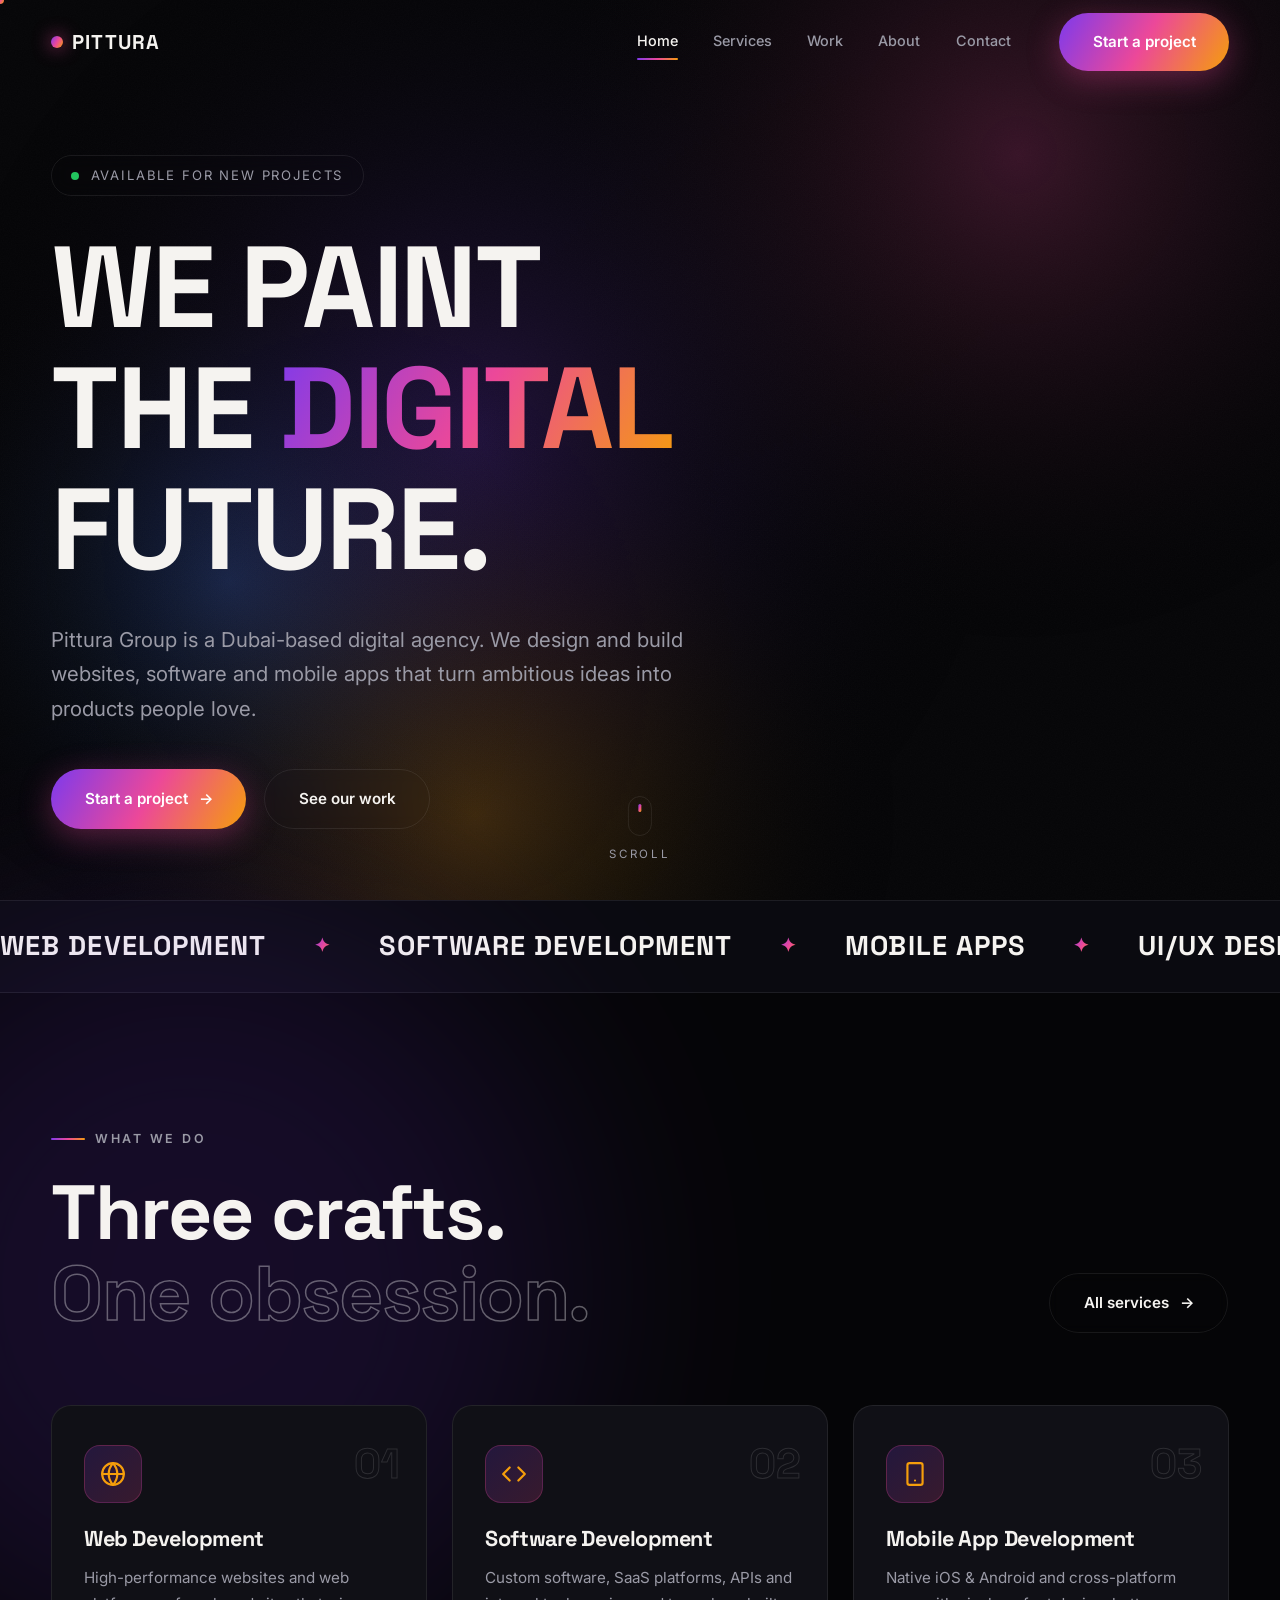
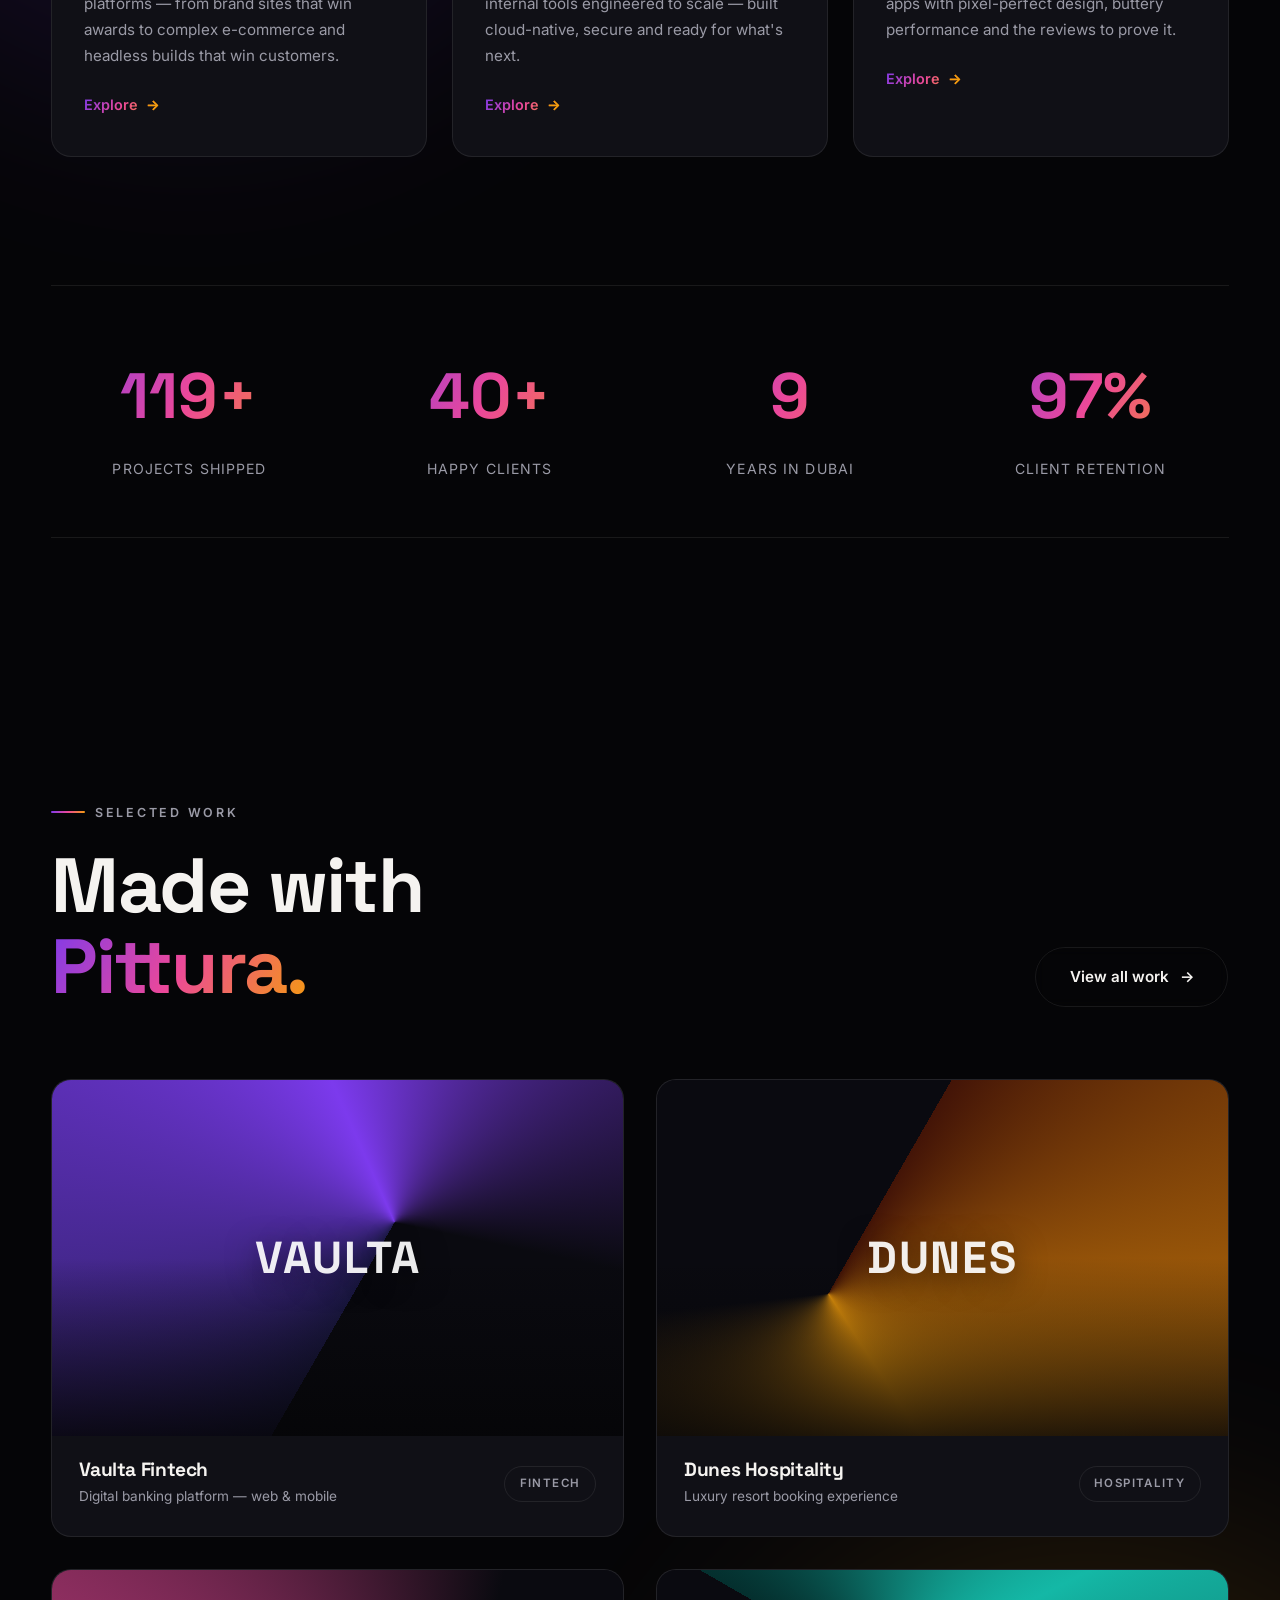
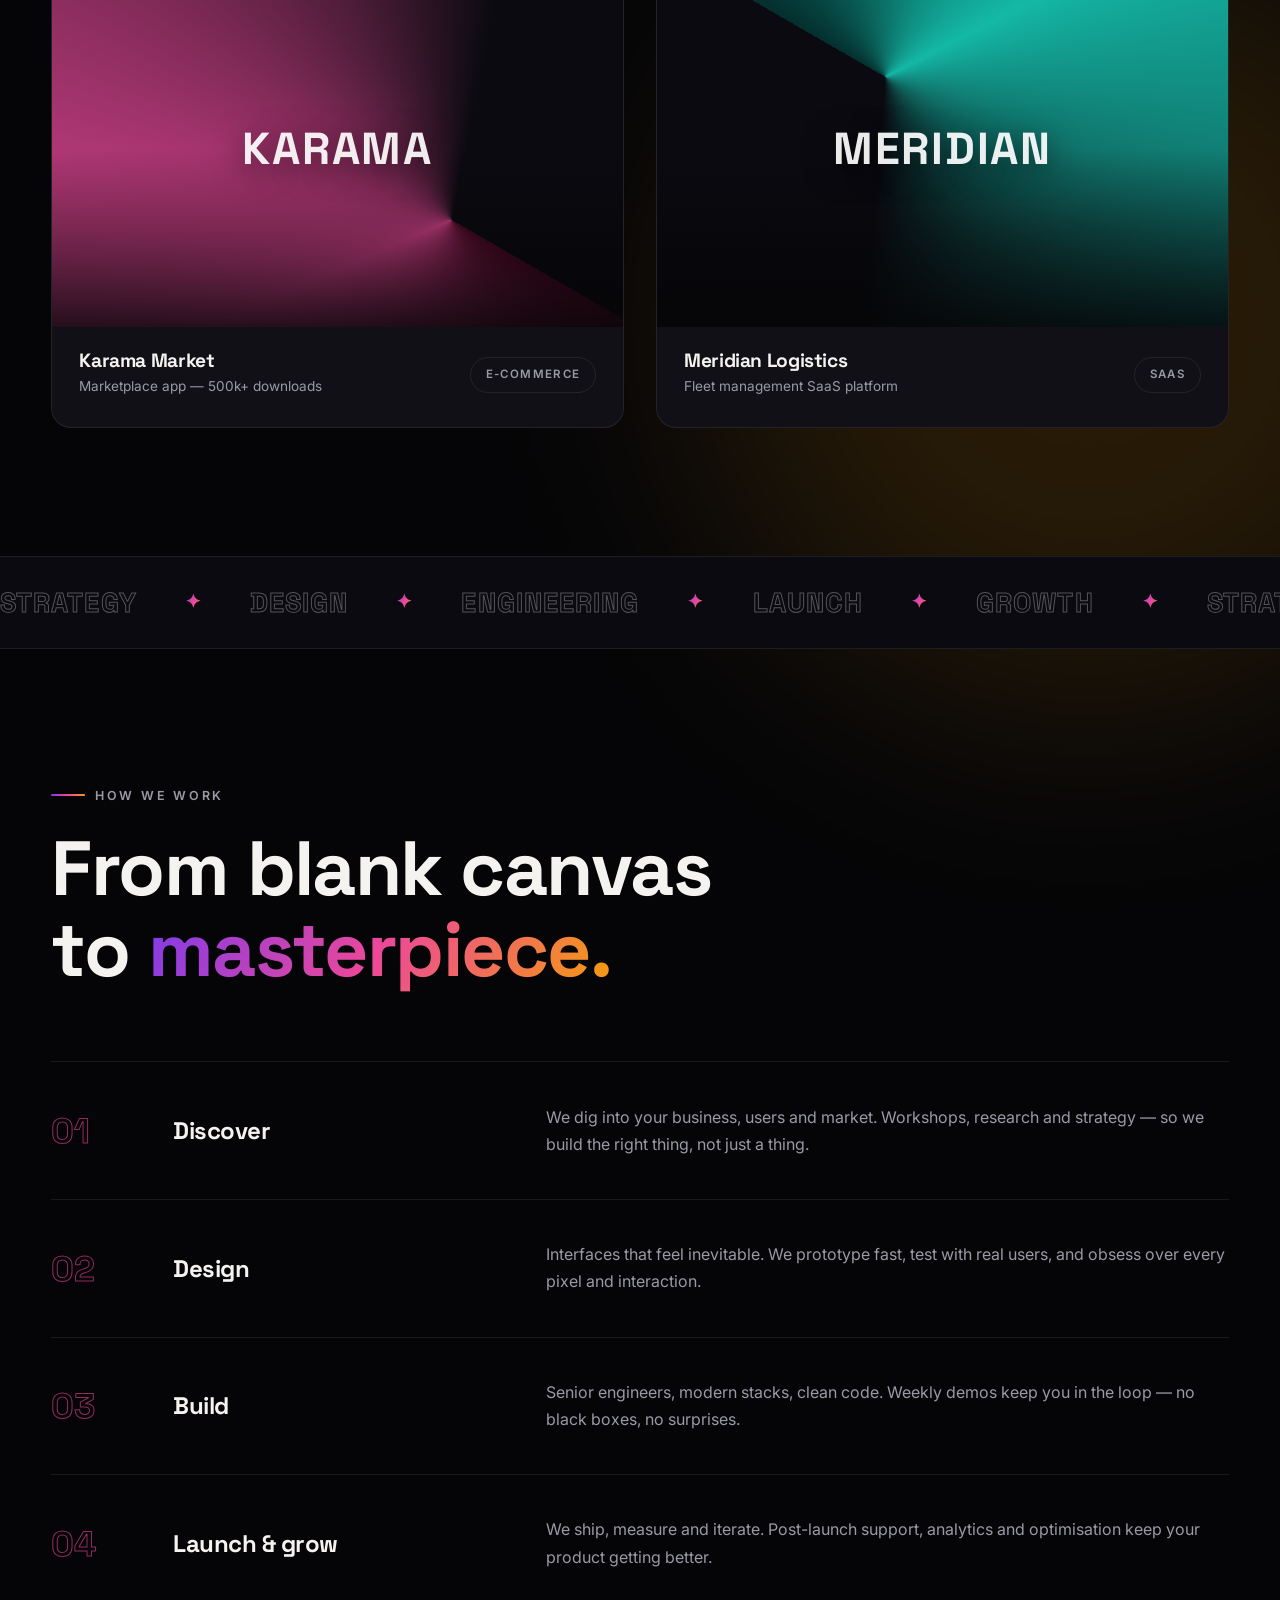
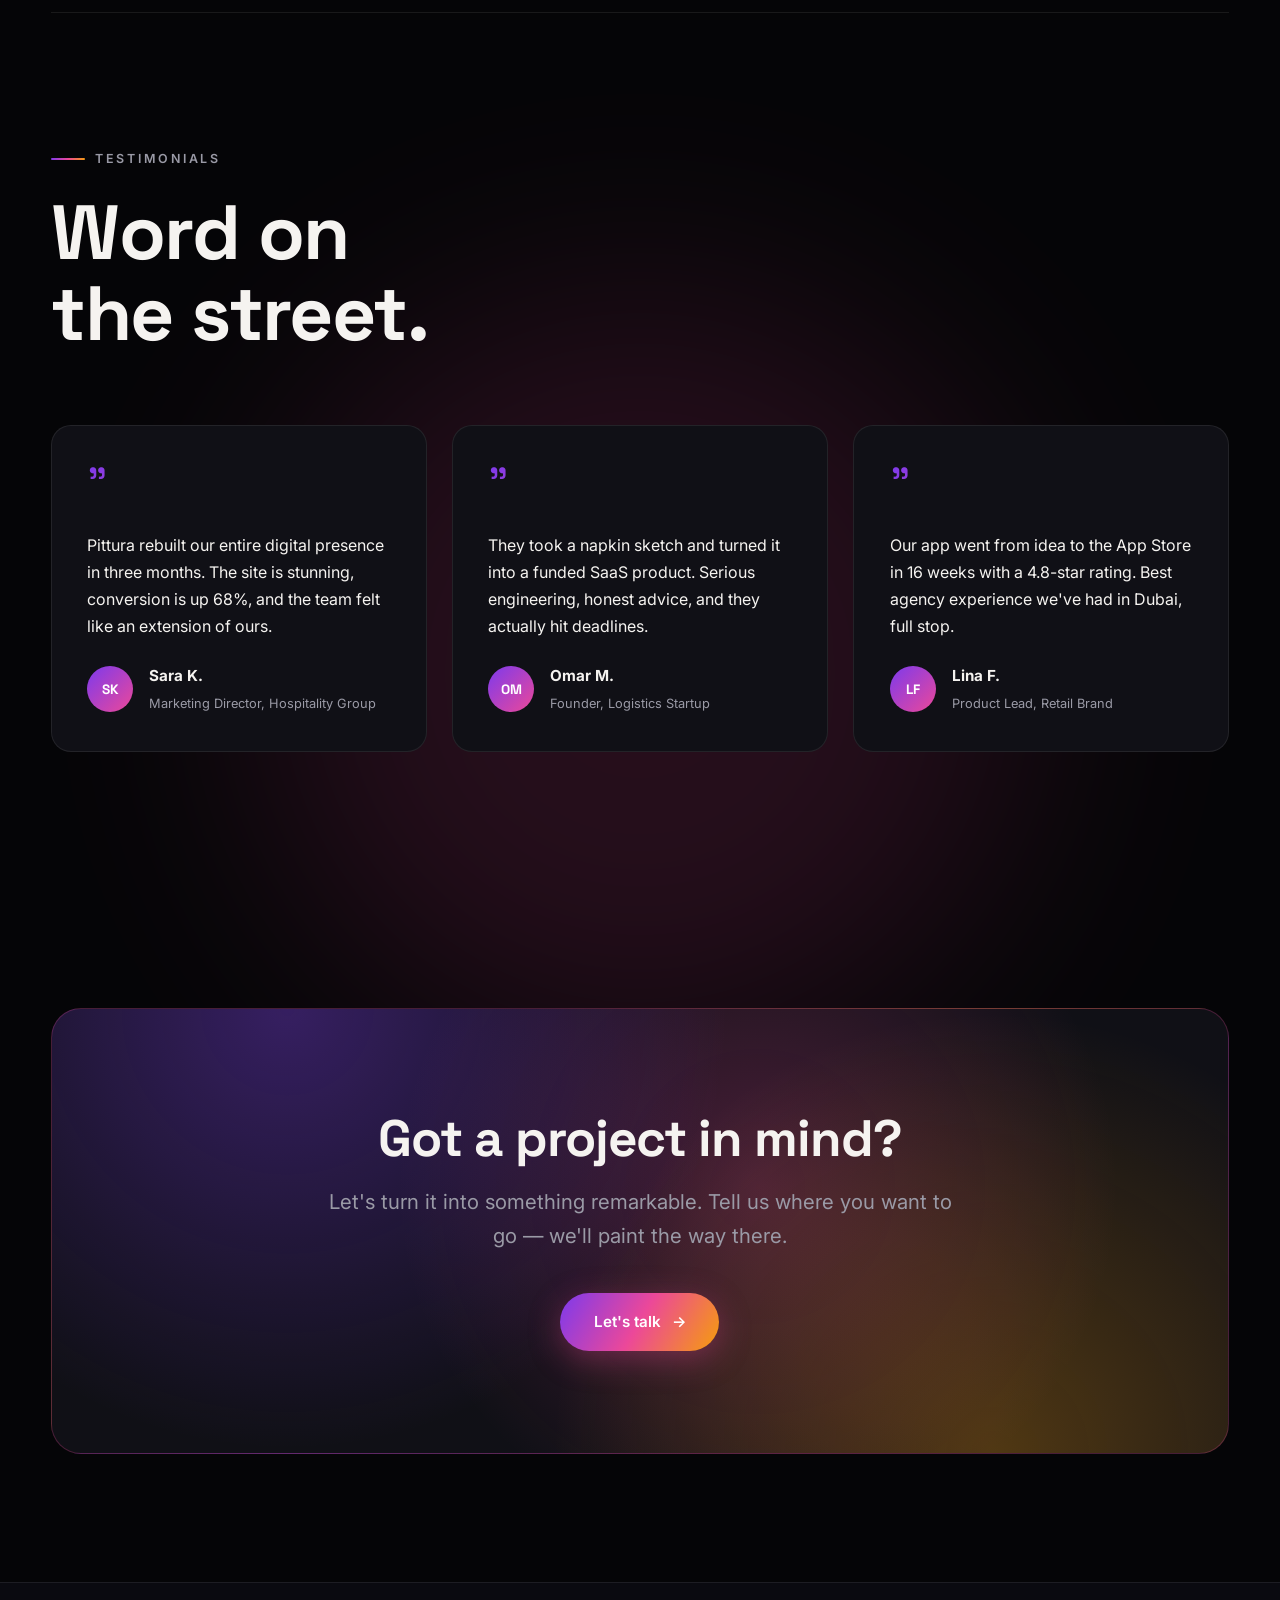
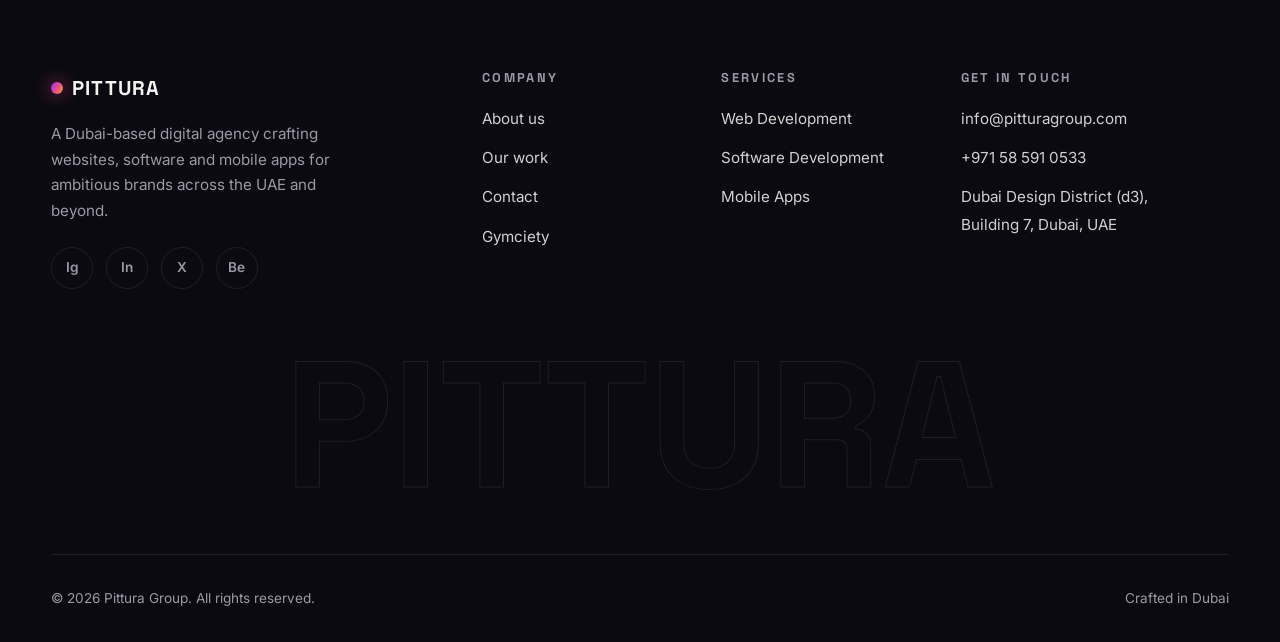
<file: index.html>
<!DOCTYPE html>
<html lang="en">
<head>
  <meta charset="UTF-8">
  <meta name="viewport" content="width=device-width, initial-scale=1.0">
  <title>Pittura Group — Web, Software &amp; Mobile App Development in Dubai</title>
  <meta name="description" content="Pittura Group is a Dubai-based digital agency crafting world-class websites, custom software and mobile apps for ambitious brands across the UAE and beyond.">
  <link rel="icon" href="data:image/svg+xml,%3Csvg xmlns='http://www.w3.org/2000/svg' viewBox='0 0 100 100'%3E%3Cdefs%3E%3ClinearGradient id='g' x1='0' y1='0' x2='1' y2='1'%3E%3Cstop offset='0' stop-color='%237c3aed'/%3E%3Cstop offset='.5' stop-color='%23ec4899'/%3E%3Cstop offset='1' stop-color='%23f59e0b'/%3E%3C/linearGradient%3E%3C/defs%3E%3Ccircle cx='50' cy='50' r='42' fill='url(%23g)'/%3E%3C/svg%3E">
  <link rel="preconnect" href="https://fonts.googleapis.com">
  <link rel="preconnect" href="https://fonts.gstatic.com" crossorigin>
  <link href="https://fonts.googleapis.com/css2?family=Space+Grotesk:wght@500;600;700&family=Inter:wght@400;500;600&display=swap" rel="stylesheet">
  <link rel="stylesheet" href="css/style.css">
</head>
<body>

  <div class="preloader">
    <div class="preloader-logo">Pittura</div>
    <div class="preloader-bar"><span></span></div>
  </div>

  <div class="cursor-dot"></div>
  <div class="cursor-ring"></div>

  <header class="nav">
    <div class="nav-inner">
      <a href="index.html" class="nav-logo"><span class="dot"></span>Pittura</a>
      <nav class="nav-links">
        <a href="index.html" class="active">Home</a>
        <a href="services.html">Services</a>
        <a href="work.html">Work</a>
        <a href="about.html">About</a>
        <a href="contact.html">Contact</a>
        <a href="contact.html" class="btn btn-paint nav-cta">Start a project</a>
      </nav>
      <button class="nav-toggle" aria-label="Menu"><span></span><span></span><span></span></button>
    </div>
  </header>

  <section class="hero">
    <canvas id="aurora"></canvas>
    <div class="hero-grain"></div>
    <div class="container hero-inner">
      <div class="hero-tag"><span class="pulse"></span> Available for new projects</div>
      <h1 class="display-xl">
        <span class="line"><span>We paint</span></span>
        <span class="line"><span>the <em class="text-paint" style="font-style:normal">digital</em></span></span>
        <span class="line"><span>future.</span></span>
      </h1>
      <p class="lead">Pittura Group is a Dubai-based digital agency. We design and build websites, software and mobile apps that turn ambitious ideas into products people love.</p>
      <div class="hero-actions">
        <a href="contact.html" class="btn btn-paint">Start a project <span class="arrow">→</span></a>
        <a href="work.html" class="btn btn-ghost">See our work</a>
      </div>
    </div>
    <div class="hero-scroll"><div class="wheel"></div>Scroll</div>
  </section>

  <div class="marquee">
    <div class="marquee-track">
      <span>Web Development</span><span>Software Development</span><span>Mobile Apps</span><span>UI/UX Design</span><span>E-Commerce</span><span>Cloud &amp; DevOps</span>
      <span>Web Development</span><span>Software Development</span><span>Mobile Apps</span><span>UI/UX Design</span><span>E-Commerce</span><span>Cloud &amp; DevOps</span>
    </div>
  </div>

  <section class="section" id="services">
    <div class="section-glow glow-violet" style="top:-10%;left:-15%"></div>
    <div class="container" style="position:relative;z-index:1">
      <div class="section-head">
        <div>
          <div class="eyebrow reveal">What we do</div>
          <h2 class="display-lg reveal">Three crafts.<br><span class="text-outline">One obsession.</span></h2>
        </div>
        <a href="services.html" class="btn btn-ghost reveal">All services <span class="arrow">→</span></a>
      </div>
      <div class="grid-3">
        <div class="card tilt reveal">
          <div class="card-num">01</div>
          <div class="card-icon"><svg viewBox="0 0 24 24" width="26" height="26" fill="none" stroke="currentColor" stroke-width="2" stroke-linecap="round" stroke-linejoin="round"><circle cx="12" cy="12" r="10"/><path d="M2 12h20"/><path d="M12 2a15.3 15.3 0 0 1 4 10 15.3 15.3 0 0 1-4 10 15.3 15.3 0 0 1-4-10 15.3 15.3 0 0 1 4-10z"/></svg></div>
          <h3>Web Development</h3>
          <p>High-performance websites and web platforms — from brand sites that win awards to complex e-commerce and headless builds that win customers.</p>
          <a href="web-development.html" class="card-link">Explore <span class="arrow">→</span></a>
        </div>
        <div class="card tilt reveal reveal-d1">
          <div class="card-num">02</div>
          <div class="card-icon"><svg viewBox="0 0 24 24" width="26" height="26" fill="none" stroke="currentColor" stroke-width="2" stroke-linecap="round" stroke-linejoin="round"><polyline points="16 18 22 12 16 6"/><polyline points="8 6 2 12 8 18"/></svg></div>
          <h3>Software Development</h3>
          <p>Custom software, SaaS platforms, APIs and internal tools engineered to scale — built cloud-native, secure and ready for what's next.</p>
          <a href="software-development.html" class="card-link">Explore <span class="arrow">→</span></a>
        </div>
        <div class="card tilt reveal reveal-d2">
          <div class="card-num">03</div>
          <div class="card-icon"><svg viewBox="0 0 24 24" width="26" height="26" fill="none" stroke="currentColor" stroke-width="2" stroke-linecap="round" stroke-linejoin="round"><rect x="5" y="2" width="14" height="20" rx="2"/><line x1="12" y1="18" x2="12.01" y2="18"/></svg></div>
          <h3>Mobile App Development</h3>
          <p>Native iOS &amp; Android and cross-platform apps with pixel-perfect design, buttery performance and the reviews to prove it.</p>
          <a href="mobile-apps.html" class="card-link">Explore <span class="arrow">→</span></a>
        </div>
      </div>
    </div>
  </section>

  <section class="section" style="padding-top:0">
    <div class="container">
      <div class="stats reveal">
        <div class="stat"><div class="stat-value" data-count="120" data-suffix="+">0</div><div class="stat-label">Projects shipped</div></div>
        <div class="stat"><div class="stat-value" data-count="40" data-suffix="+">0</div><div class="stat-label">Happy clients</div></div>
        <div class="stat"><div class="stat-value" data-count="9" data-suffix="">0</div><div class="stat-label">Years in Dubai</div></div>
        <div class="stat"><div class="stat-value" data-count="98" data-suffix="%">0</div><div class="stat-label">Client retention</div></div>
      </div>
    </div>
  </section>

  <section class="section" id="work">
    <div class="section-glow glow-amber" style="bottom:-10%;right:-15%"></div>
    <div class="container" style="position:relative;z-index:1">
      <div class="section-head">
        <div>
          <div class="eyebrow reveal">Selected work</div>
          <h2 class="display-lg reveal">Made with<br><span class="text-paint">Pittura.</span></h2>
        </div>
        <a href="work.html" class="btn btn-ghost reveal">View all work <span class="arrow">→</span></a>
      </div>
      <div class="work-grid">
        <a href="work.html" class="work-card reveal">
          <div class="work-thumb"><div class="thumb-art art-1"></div><span class="thumb-word">Vaulta</span></div>
          <div class="work-meta">
            <div><h3>Vaulta Fintech</h3><p>Digital banking platform — web &amp; mobile</p></div>
            <span class="work-tag">Fintech</span>
          </div>
        </a>
        <a href="work.html" class="work-card reveal reveal-d1">
          <div class="work-thumb"><div class="thumb-art art-2"></div><span class="thumb-word">Dunes</span></div>
          <div class="work-meta">
            <div><h3>Dunes Hospitality</h3><p>Luxury resort booking experience</p></div>
            <span class="work-tag">Hospitality</span>
          </div>
        </a>
        <a href="work.html" class="work-card reveal">
          <div class="work-thumb"><div class="thumb-art art-3"></div><span class="thumb-word">Karama</span></div>
          <div class="work-meta">
            <div><h3>Karama Market</h3><p>Marketplace app — 500k+ downloads</p></div>
            <span class="work-tag">E-Commerce</span>
          </div>
        </a>
        <a href="work.html" class="work-card reveal reveal-d1">
          <div class="work-thumb"><div class="thumb-art art-4"></div><span class="thumb-word">Meridian</span></div>
          <div class="work-meta">
            <div><h3>Meridian Logistics</h3><p>Fleet management SaaS platform</p></div>
            <span class="work-tag">SaaS</span>
          </div>
        </a>
      </div>
    </div>
  </section>

  <div class="marquee">
    <div class="marquee-track outline">
      <span>Strategy</span><span>Design</span><span>Engineering</span><span>Launch</span><span>Growth</span><span>Strategy</span><span>Design</span><span>Engineering</span><span>Launch</span><span>Growth</span>
    </div>
  </div>

  <section class="section">
    <div class="container">
      <div class="section-head">
        <div>
          <div class="eyebrow reveal">How we work</div>
          <h2 class="display-lg reveal">From blank canvas<br>to <span class="text-paint">masterpiece.</span></h2>
        </div>
      </div>
      <div class="process-list">
        <div class="process-item reveal">
          <div class="process-num">01</div>
          <h3>Discover</h3>
          <p>We dig into your business, users and market. Workshops, research and strategy — so we build the right thing, not just a thing.</p>
        </div>
        <div class="process-item reveal">
          <div class="process-num">02</div>
          <h3>Design</h3>
          <p>Interfaces that feel inevitable. We prototype fast, test with real users, and obsess over every pixel and interaction.</p>
        </div>
        <div class="process-item reveal">
          <div class="process-num">03</div>
          <h3>Build</h3>
          <p>Senior engineers, modern stacks, clean code. Weekly demos keep you in the loop — no black boxes, no surprises.</p>
        </div>
        <div class="process-item reveal">
          <div class="process-num">04</div>
          <h3>Launch &amp; grow</h3>
          <p>We ship, measure and iterate. Post-launch support, analytics and optimisation keep your product getting better.</p>
        </div>
      </div>
    </div>
  </section>

  <section class="section" style="padding-top:0">
    <div class="section-glow glow-magenta" style="top:20%;left:50%;transform:translateX(-50%)"></div>
    <div class="container" style="position:relative;z-index:1">
      <div class="section-head">
        <div>
          <div class="eyebrow reveal">Testimonials</div>
          <h2 class="display-lg reveal">Word on<br>the street.</h2>
        </div>
      </div>
      <div class="grid-3">
        <div class="testimonial reveal">
          <div class="quote-mark">"</div>
          <p>Pittura rebuilt our entire digital presence in three months. The site is stunning, conversion is up 68%, and the team felt like an extension of ours.</p>
          <div class="testimonial-author">
            <div class="avatar">SK</div>
            <div><strong>Sara K.</strong><small>Marketing Director, Hospitality Group</small></div>
          </div>
        </div>
        <div class="testimonial reveal reveal-d1">
          <div class="quote-mark">"</div>
          <p>They took a napkin sketch and turned it into a funded SaaS product. Serious engineering, honest advice, and they actually hit deadlines.</p>
          <div class="testimonial-author">
            <div class="avatar">OM</div>
            <div><strong>Omar M.</strong><small>Founder, Logistics Startup</small></div>
          </div>
        </div>
        <div class="testimonial reveal reveal-d2">
          <div class="quote-mark">"</div>
          <p>Our app went from idea to the App Store in 16 weeks with a 4.8-star rating. Best agency experience we've had in Dubai, full stop.</p>
          <div class="testimonial-author">
            <div class="avatar">LF</div>
            <div><strong>Lina F.</strong><small>Product Lead, Retail Brand</small></div>
          </div>
        </div>
      </div>
    </div>
  </section>

  <section class="section">
    <div class="container">
      <div class="cta-band reveal">
        <h2 class="display-md">Got a project in mind?</h2>
        <p class="lead">Let's turn it into something remarkable. Tell us where you want to go — we'll paint the way there.</p>
        <a href="contact.html" class="btn btn-paint">Let's talk <span class="arrow">→</span></a>
      </div>
    </div>
  </section>

  <footer class="footer">
    <div class="container">
      <div class="footer-grid">
        <div class="footer-brand">
          <a href="index.html" class="nav-logo"><span class="dot"></span>Pittura</a>
          <p>A Dubai-based digital agency crafting websites, software and mobile apps for ambitious brands across the UAE and beyond.</p>
          <div class="socials">
            <a href="#" aria-label="Instagram">Ig</a>
            <a href="#" aria-label="LinkedIn">In</a>
            <a href="#" aria-label="X">X</a>
            <a href="#" aria-label="Behance">Be</a>
          </div>
        </div>
        <div>
          <h4>Company</h4>
          <ul class="footer-links">
            <li><a href="about.html">About us</a></li>
            <li><a href="work.html">Our work</a></li>
            <li><a href="contact.html">Contact</a></li>
            <li><a href="https://gymciety.net" target="_blank" rel="noopener">Gymciety</a></li>
          </ul>
        </div>
        <div>
          <h4>Services</h4>
          <ul class="footer-links">
            <li><a href="web-development.html">Web Development</a></li>
            <li><a href="software-development.html">Software Development</a></li>
            <li><a href="mobile-apps.html">Mobile Apps</a></li>
          </ul>
        </div>
        <div>
          <h4>Get in touch</h4>
          <ul class="footer-links">
            <li><a href="mailto:info@pitturagroup.com">info@pitturagroup.com</a></li>
            <li><a href="tel:+971585910533">+971 58 591 0533</a></li>
            <li><a href="contact.html">Dubai Design District (d3),<br>Building 7, Dubai, UAE</a></li>
          </ul>
        </div>
      </div>
      <div class="footer-big">Pittura</div>
      <div class="footer-bottom">
        <span>© <span id="year"></span> Pittura Group. All rights reserved.</span>
        <span>Crafted in Dubai</span>
      </div>
    </div>
  </footer>

  <script src="js/main.js"></script>
</body>
</html>
</file>
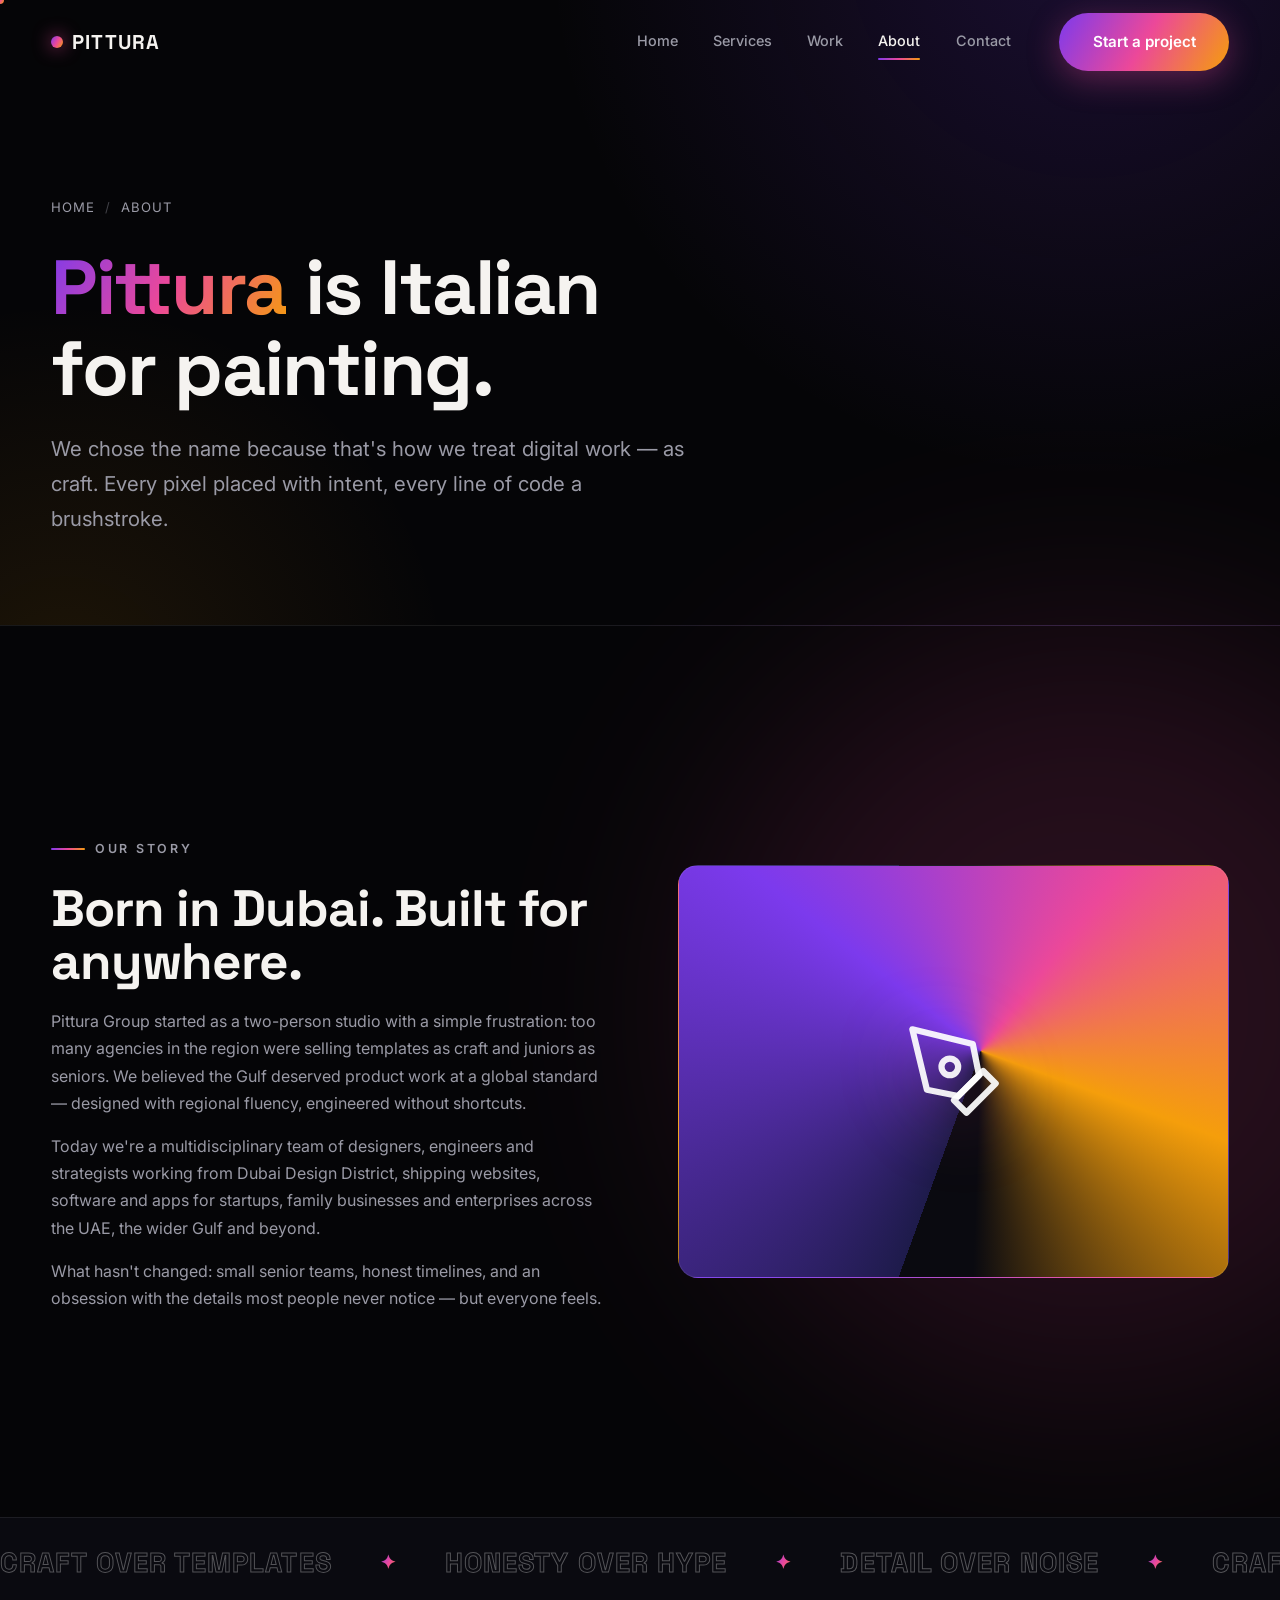
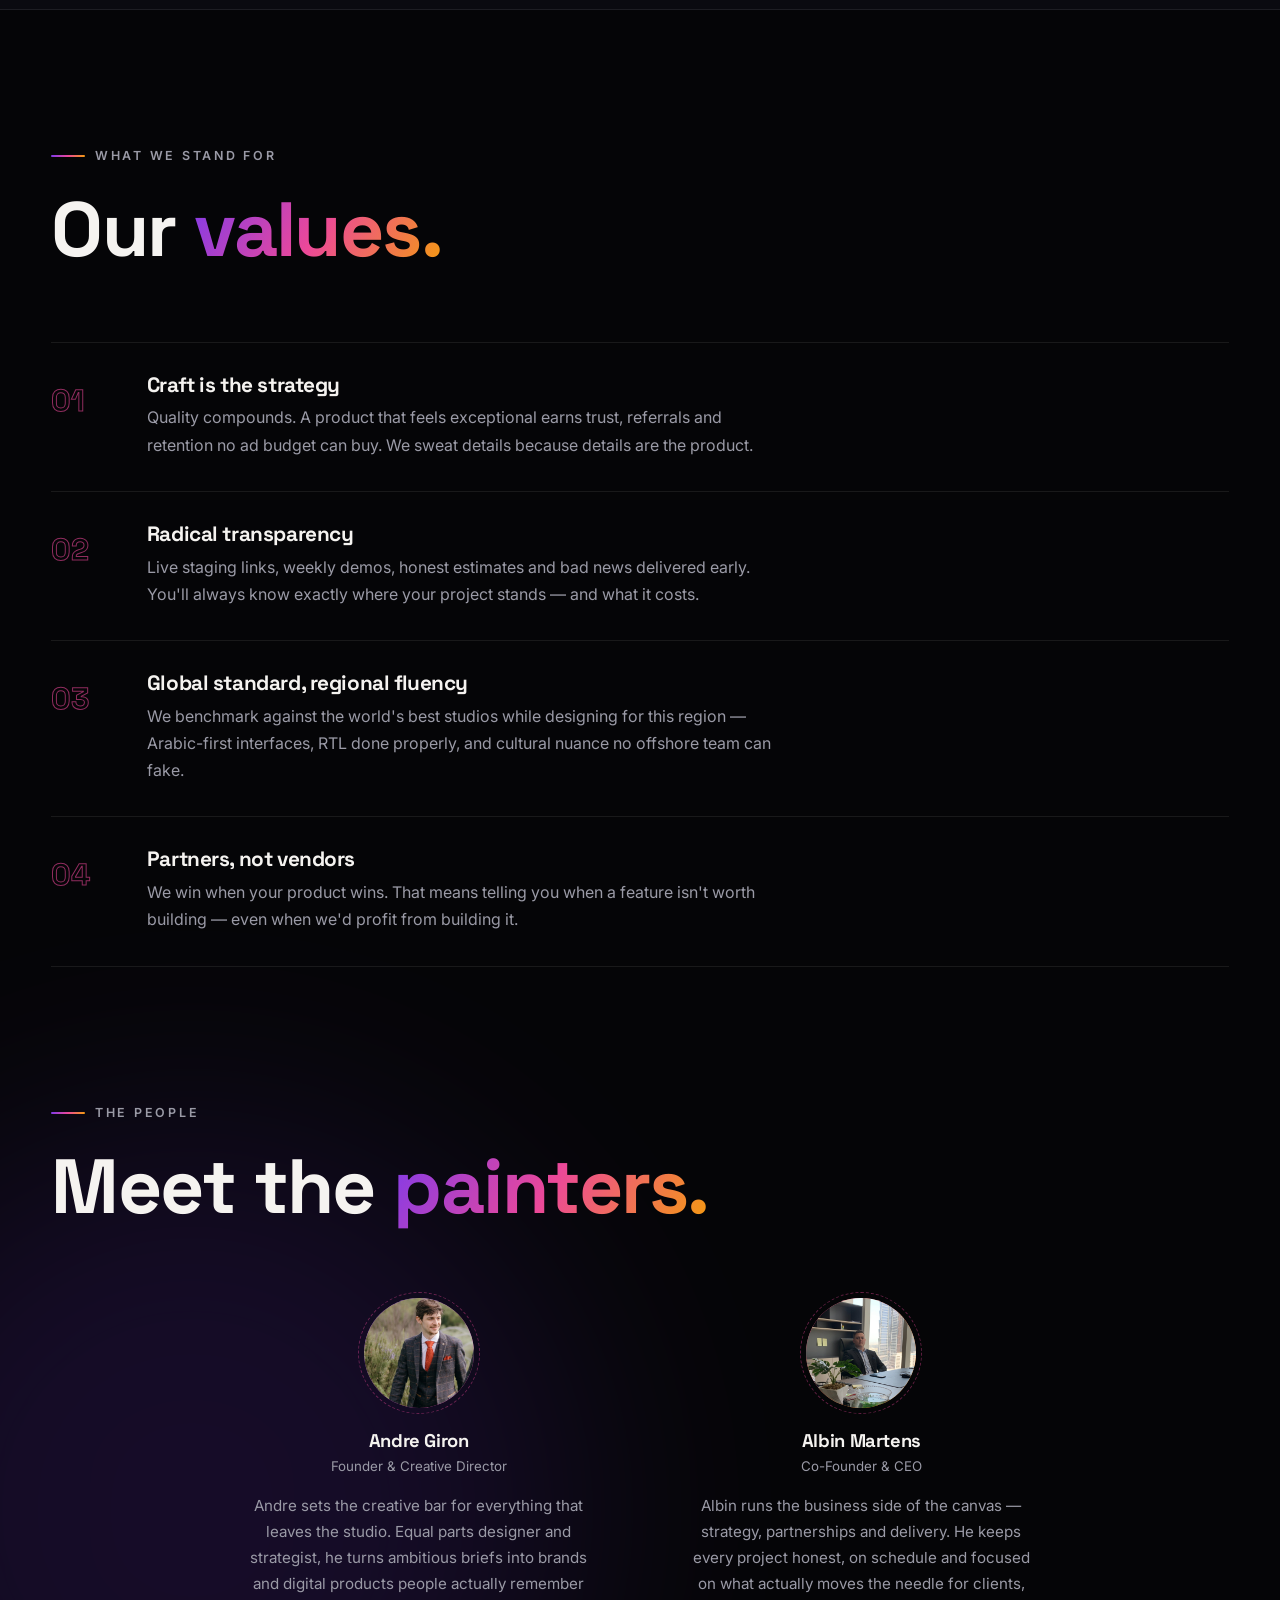
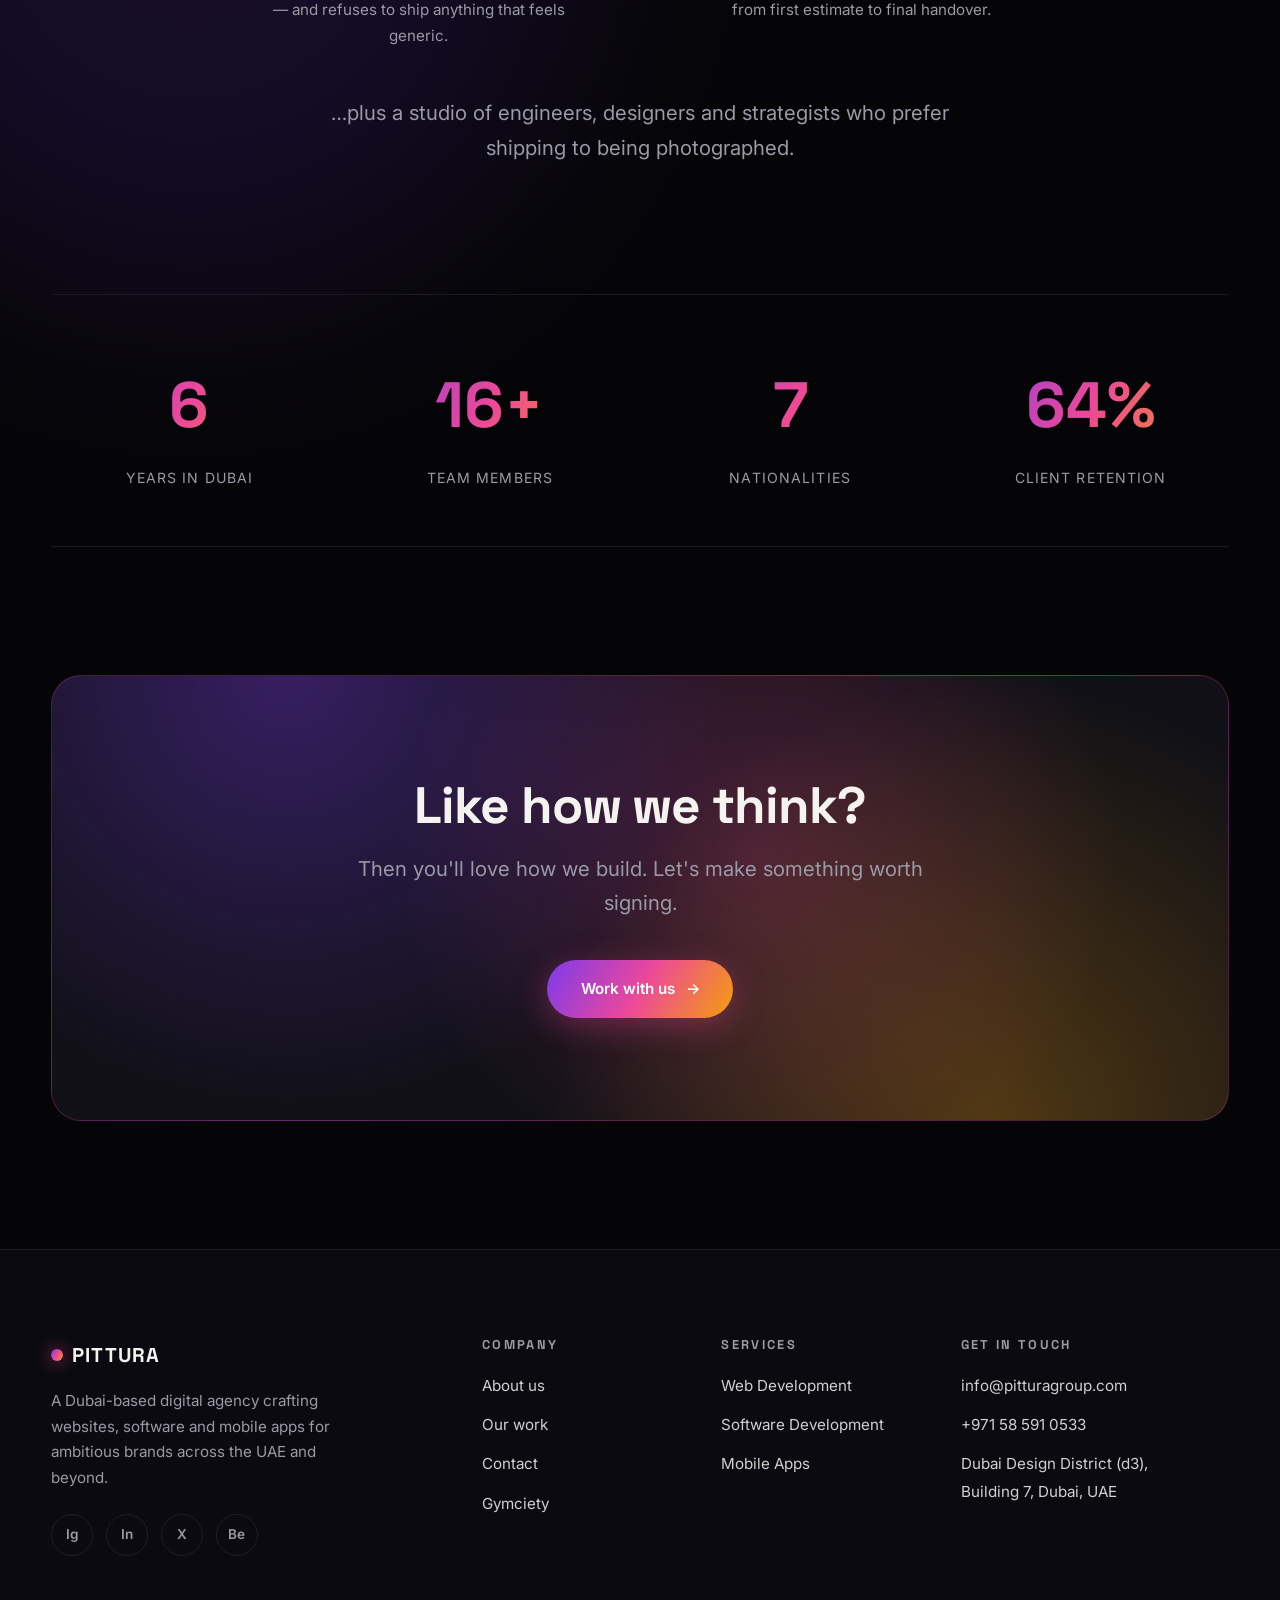
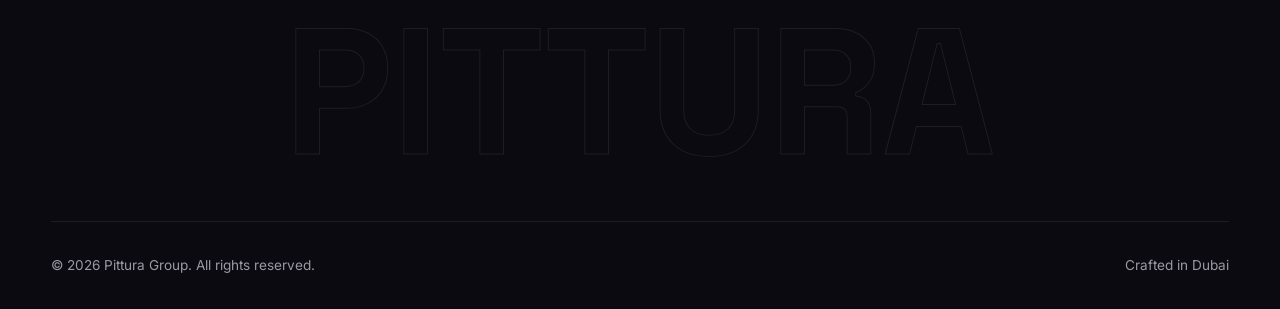
<file: about.html>
<!DOCTYPE html>
<html lang="en">
<head>
  <meta charset="UTF-8">
  <meta name="viewport" content="width=device-width, initial-scale=1.0">
  <title>About Us — Pittura Group</title>
  <meta name="description" content="Pittura Group is a Dubai-based team of designers and engineers building world-class digital products from the heart of the UAE.">
  <link rel="icon" href="data:image/svg+xml,%3Csvg xmlns='http://www.w3.org/2000/svg' viewBox='0 0 100 100'%3E%3Cdefs%3E%3ClinearGradient id='g' x1='0' y1='0' x2='1' y2='1'%3E%3Cstop offset='0' stop-color='%237c3aed'/%3E%3Cstop offset='.5' stop-color='%23ec4899'/%3E%3Cstop offset='1' stop-color='%23f59e0b'/%3E%3C/linearGradient%3E%3C/defs%3E%3Ccircle cx='50' cy='50' r='42' fill='url(%23g)'/%3E%3C/svg%3E">
  <link rel="preconnect" href="https://fonts.googleapis.com">
  <link rel="preconnect" href="https://fonts.gstatic.com" crossorigin>
  <link href="https://fonts.googleapis.com/css2?family=Space+Grotesk:wght@500;600;700&family=Inter:wght@400;500;600&display=swap" rel="stylesheet">
  <link rel="stylesheet" href="css/style.css">
</head>
<body>

  <div class="cursor-dot"></div>
  <div class="cursor-ring"></div>

  <header class="nav">
    <div class="nav-inner">
      <a href="index.html" class="nav-logo"><span class="dot"></span>Pittura</a>
      <nav class="nav-links">
        <a href="index.html">Home</a>
        <a href="services.html">Services</a>
        <a href="work.html">Work</a>
        <a href="about.html" class="active">About</a>
        <a href="contact.html">Contact</a>
        <a href="contact.html" class="btn btn-paint nav-cta">Start a project</a>
      </nav>
      <button class="nav-toggle" aria-label="Menu"><span></span><span></span><span></span></button>
    </div>
  </header>

  <section class="page-hero">
    <div class="container">
      <div class="breadcrumb"><a href="index.html">Home</a><span class="sep">/</span><span>About</span></div>
      <h1 class="display-lg"><em style="font-style:normal" class="text-paint">Pittura</em> is Italian<br>for painting.</h1>
      <p class="lead" style="margin-top:1.5rem">We chose the name because that's how we treat digital work — as craft. Every pixel placed with intent, every line of code a brushstroke.</p>
    </div>
  </section>

  <section class="section">
    <div class="section-glow glow-magenta" style="top:0;right:-15%"></div>
    <div class="container" style="position:relative;z-index:1">
      <div class="feature-row">
        <div class="reveal">
          <div class="eyebrow">Our story</div>
          <h2 class="display-md">Born in Dubai. Built for anywhere.</h2>
          <p style="color:var(--muted);margin-top:1.2rem">Pittura Group started as a two-person studio with a simple frustration: too many agencies in the region were selling templates as craft and juniors as seniors. We believed the Gulf deserved product work at a global standard — designed with regional fluency, engineered without shortcuts.</p>
          <p style="color:var(--muted);margin-top:1rem">Today we're a multidisciplinary team of designers, engineers and strategists working from Dubai Design District, shipping websites, software and apps for startups, family businesses and enterprises across the UAE, the wider Gulf and beyond.</p>
          <p style="color:var(--muted);margin-top:1rem">What hasn't changed: small senior teams, honest timelines, and an obsession with the details most people never notice — but everyone feels.</p>
        </div>
        <div class="feature-visual reveal reveal-d1" style="background:conic-gradient(from 200deg at 55% 45%, #1e1b4b, #7c3aed 30%, #ec4899 55%, #f59e0b 75%, #0a0a10 95%)">
          <span class="big-icon"><svg viewBox="0 0 24 24" fill="none" stroke="currentColor" stroke-width="1.5" stroke-linecap="round" stroke-linejoin="round"><path d="M12 19l7-7 3 3-7 7-3-3z"/><path d="M18 13l-1.5-7.5L2 2l3.5 14.5L13 18l5-5z"/><circle cx="11" cy="11" r="2"/></svg></span>
        </div>
      </div>
    </div>
  </section>

  <div class="marquee">
    <div class="marquee-track outline">
      <span>Craft over templates</span><span>Honesty over hype</span><span>Detail over noise</span><span>Craft over templates</span><span>Honesty over hype</span><span>Detail over noise</span>
    </div>
  </div>

  <section class="section">
    <div class="container">
      <div class="section-head">
        <div>
          <div class="eyebrow reveal">What we stand for</div>
          <h2 class="display-lg reveal">Our <span class="text-paint">values.</span></h2>
        </div>
      </div>
      <div>
        <div class="value-item reveal">
          <div class="value-num">01</div>
          <div><h3>Craft is the strategy</h3><p>Quality compounds. A product that feels exceptional earns trust, referrals and retention no ad budget can buy. We sweat details because details are the product.</p></div>
        </div>
        <div class="value-item reveal">
          <div class="value-num">02</div>
          <div><h3>Radical transparency</h3><p>Live staging links, weekly demos, honest estimates and bad news delivered early. You'll always know exactly where your project stands — and what it costs.</p></div>
        </div>
        <div class="value-item reveal">
          <div class="value-num">03</div>
          <div><h3>Global standard, regional fluency</h3><p>We benchmark against the world's best studios while designing for this region — Arabic-first interfaces, RTL done properly, and cultural nuance no offshore team can fake.</p></div>
        </div>
        <div class="value-item reveal">
          <div class="value-num">04</div>
          <div><h3>Partners, not vendors</h3><p>We win when your product wins. That means telling you when a feature isn't worth building — even when we'd profit from building it.</p></div>
        </div>
      </div>
    </div>
  </section>

  <section class="section" style="padding-top:0">
    <div class="section-glow glow-violet" style="bottom:0;left:-15%"></div>
    <div class="container" style="position:relative;z-index:1">
      <div class="section-head">
        <div>
          <div class="eyebrow reveal">The people</div>
          <h2 class="display-lg reveal">Meet the <span class="text-paint">painters.</span></h2>
        </div>
      </div>
      <div class="grid-2" style="max-width:860px;margin:0 auto">
        <div class="team-card reveal">
          <div class="team-avatar" style="background:linear-gradient(135deg,#7c3aed,#ec4899)"><img src="images/andre-giron.jpg" alt="Andre Giron"></div>
          <h3>Andre Giron</h3><small>Founder &amp; Creative Director</small>
          <p>Andre sets the creative bar for everything that leaves the studio. Equal parts designer and strategist, he turns ambitious briefs into brands and digital products people actually remember — and refuses to ship anything that feels generic.</p>
        </div>
        <div class="team-card reveal reveal-d1">
          <div class="team-avatar" style="background:linear-gradient(135deg,#ec4899,#f59e0b)"><img src="images/albin-martens.jpg" alt="Albin Martens"></div>
          <h3>Albin Martens</h3><small>Co-Founder &amp; CEO</small>
          <p>Albin runs the business side of the canvas — strategy, partnerships and delivery. He keeps every project honest, on schedule and focused on what actually moves the needle for clients, from first estimate to final handover.</p>
        </div>
      </div>
      <p class="lead reveal" style="margin:3rem auto 0;text-align:center">…plus a studio of engineers, designers and strategists who prefer shipping to being photographed.</p>
    </div>
  </section>

  <section class="section" style="padding-top:0">
    <div class="container">
      <div class="stats reveal">
        <div class="stat"><div class="stat-value" data-count="9" data-suffix="">0</div><div class="stat-label">Years in Dubai</div></div>
        <div class="stat"><div class="stat-value" data-count="25" data-suffix="+">0</div><div class="stat-label">Team members</div></div>
        <div class="stat"><div class="stat-value" data-count="11" data-suffix="">0</div><div class="stat-label">Nationalities</div></div>
        <div class="stat"><div class="stat-value" data-count="98" data-suffix="%">0</div><div class="stat-label">Client retention</div></div>
      </div>
    </div>
  </section>

  <section class="section" style="padding-top:0">
    <div class="container">
      <div class="cta-band reveal">
        <h2 class="display-md">Like how we think?</h2>
        <p class="lead">Then you'll love how we build. Let's make something worth signing.</p>
        <a href="contact.html" class="btn btn-paint">Work with us <span class="arrow">→</span></a>
      </div>
    </div>
  </section>

  <footer class="footer">
    <div class="container">
      <div class="footer-grid">
        <div class="footer-brand">
          <a href="index.html" class="nav-logo"><span class="dot"></span>Pittura</a>
          <p>A Dubai-based digital agency crafting websites, software and mobile apps for ambitious brands across the UAE and beyond.</p>
          <div class="socials">
            <a href="#" aria-label="Instagram">Ig</a>
            <a href="#" aria-label="LinkedIn">In</a>
            <a href="#" aria-label="X">X</a>
            <a href="#" aria-label="Behance">Be</a>
          </div>
        </div>
        <div>
          <h4>Company</h4>
          <ul class="footer-links">
            <li><a href="about.html">About us</a></li>
            <li><a href="work.html">Our work</a></li>
            <li><a href="contact.html">Contact</a></li>
            <li><a href="https://gymciety.net" target="_blank" rel="noopener">Gymciety</a></li>
          </ul>
        </div>
        <div>
          <h4>Services</h4>
          <ul class="footer-links">
            <li><a href="web-development.html">Web Development</a></li>
            <li><a href="software-development.html">Software Development</a></li>
            <li><a href="mobile-apps.html">Mobile Apps</a></li>
          </ul>
        </div>
        <div>
          <h4>Get in touch</h4>
          <ul class="footer-links">
            <li><a href="mailto:info@pitturagroup.com">info@pitturagroup.com</a></li>
            <li><a href="tel:+971585910533">+971 58 591 0533</a></li>
            <li><a href="contact.html">Dubai Design District (d3),<br>Building 7, Dubai, UAE</a></li>
          </ul>
        </div>
      </div>
      <div class="footer-big">Pittura</div>
      <div class="footer-bottom">
        <span>© <span id="year"></span> Pittura Group. All rights reserved.</span>
        <span>Crafted in Dubai</span>
      </div>
    </div>
  </footer>

  <script src="js/main.js"></script>
</body>
</html>
</file>
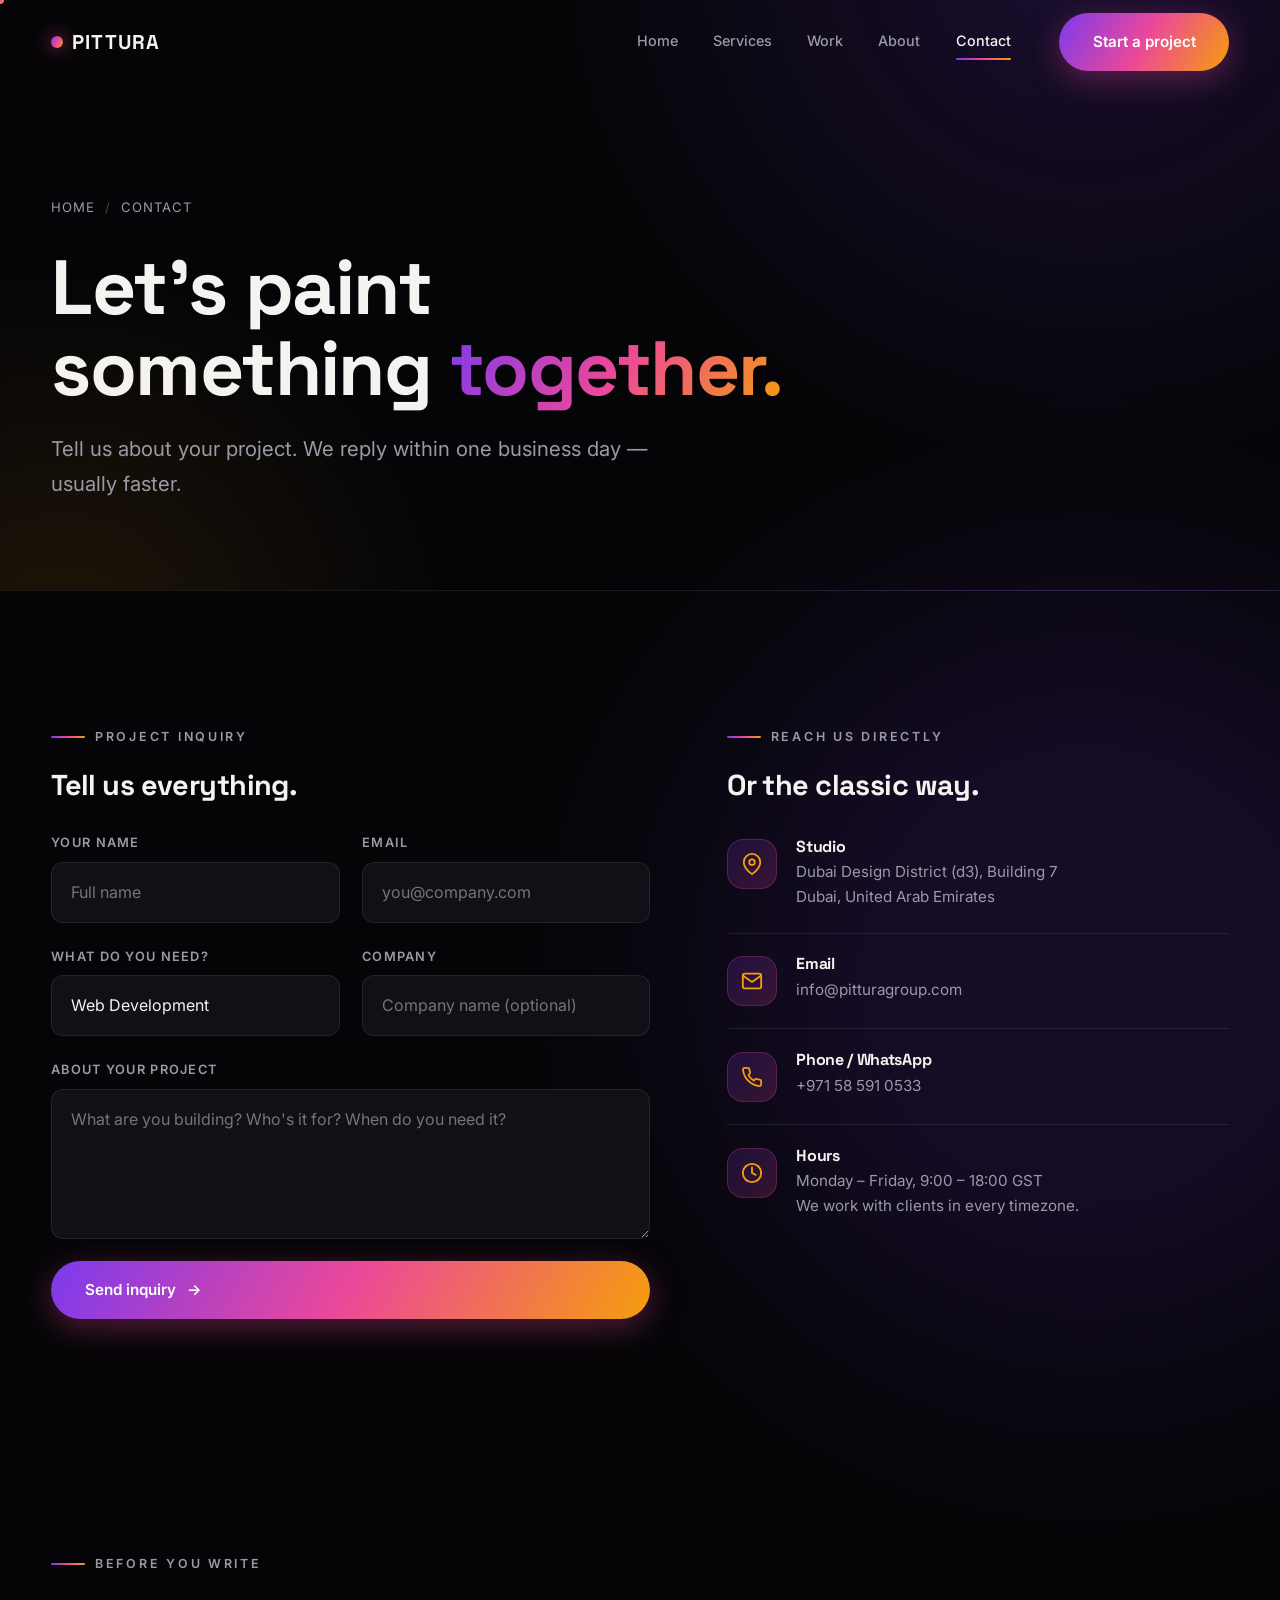
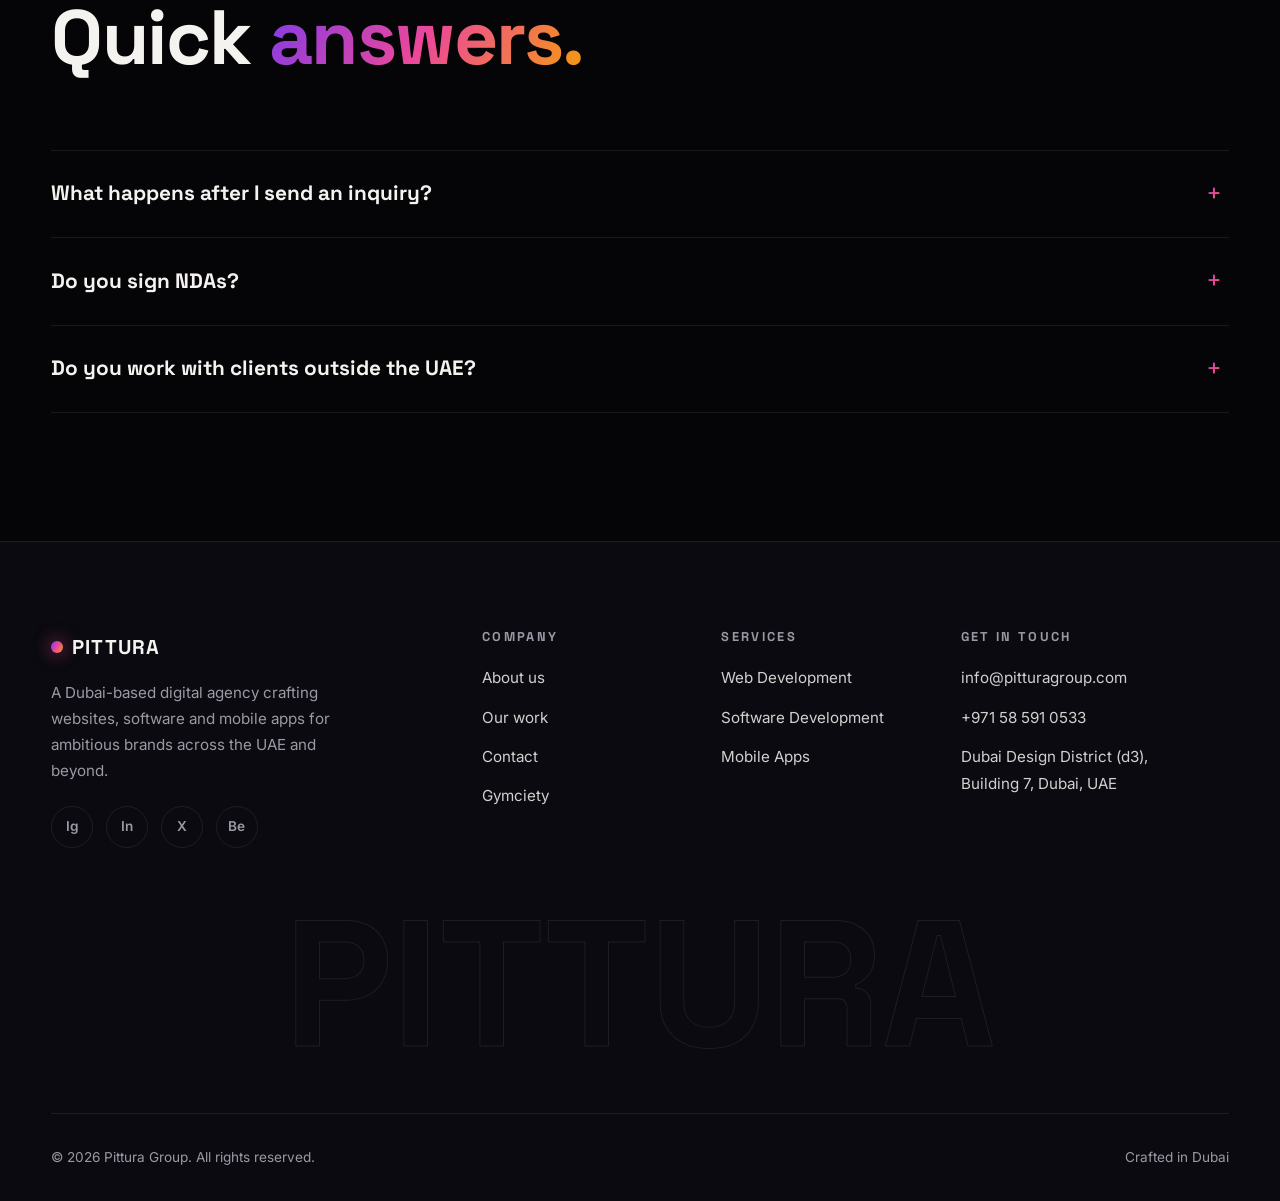
<file: contact.html>
<!DOCTYPE html>
<html lang="en">
<head>
  <meta charset="UTF-8">
  <meta name="viewport" content="width=device-width, initial-scale=1.0">
  <title>Contact — Pittura Group</title>
  <meta name="description" content="Start a project with Pittura Group. Web, software and mobile app development from Dubai Design District, UAE.">
  <link rel="icon" href="data:image/svg+xml,%3Csvg xmlns='http://www.w3.org/2000/svg' viewBox='0 0 100 100'%3E%3Cdefs%3E%3ClinearGradient id='g' x1='0' y1='0' x2='1' y2='1'%3E%3Cstop offset='0' stop-color='%237c3aed'/%3E%3Cstop offset='.5' stop-color='%23ec4899'/%3E%3Cstop offset='1' stop-color='%23f59e0b'/%3E%3C/linearGradient%3E%3C/defs%3E%3Ccircle cx='50' cy='50' r='42' fill='url(%23g)'/%3E%3C/svg%3E">
  <link rel="preconnect" href="https://fonts.googleapis.com">
  <link rel="preconnect" href="https://fonts.gstatic.com" crossorigin>
  <link href="https://fonts.googleapis.com/css2?family=Space+Grotesk:wght@500;600;700&family=Inter:wght@400;500;600&display=swap" rel="stylesheet">
  <link rel="stylesheet" href="css/style.css">
</head>
<body>

  <div class="cursor-dot"></div>
  <div class="cursor-ring"></div>

  <header class="nav">
    <div class="nav-inner">
      <a href="index.html" class="nav-logo"><span class="dot"></span>Pittura</a>
      <nav class="nav-links">
        <a href="index.html">Home</a>
        <a href="services.html">Services</a>
        <a href="work.html">Work</a>
        <a href="about.html">About</a>
        <a href="contact.html" class="active">Contact</a>
        <a href="contact.html" class="btn btn-paint nav-cta">Start a project</a>
      </nav>
      <button class="nav-toggle" aria-label="Menu"><span></span><span></span><span></span></button>
    </div>
  </header>

  <section class="page-hero">
    <div class="container">
      <div class="breadcrumb"><a href="index.html">Home</a><span class="sep">/</span><span>Contact</span></div>
      <h1 class="display-lg">Let's paint<br>something <span class="text-paint">together.</span></h1>
      <p class="lead" style="margin-top:1.5rem">Tell us about your project. We reply within one business day — usually faster.</p>
    </div>
  </section>

  <section class="section">
    <div class="section-glow glow-violet" style="top:0;right:-15%"></div>
    <div class="container" style="position:relative;z-index:1">
      <div class="feature-row" style="align-items:flex-start;padding-top:0">
        <div class="reveal">
          <div class="eyebrow">Project inquiry</div>
          <h2 class="display-sm" style="margin-bottom:2rem">Tell us everything.</h2>
          <form id="contact-form">
            <div class="form-grid">
              <div class="form-field">
                <label for="name">Your name</label>
                <input type="text" id="name" name="name" placeholder="Full name" required>
              </div>
              <div class="form-field">
                <label for="email">Email</label>
                <input type="email" id="email" name="email" placeholder="you@company.com" required>
              </div>
              <div class="form-field">
                <label for="service">What do you need?</label>
                <select id="service" name="service">
                  <option>Web Development</option>
                  <option>Software Development</option>
                  <option>Mobile App Development</option>
                  <option>UI/UX Design</option>
                  <option>Not sure yet</option>
                </select>
              </div>
              <div class="form-field">
                <label for="company">Company</label>
                <input type="text" id="company" name="company" placeholder="Company name (optional)">
              </div>
              <div class="form-field full">
                <label for="message">About your project</label>
                <textarea id="message" name="message" placeholder="What are you building? Who's it for? When do you need it?" required></textarea>
              </div>
              <div class="form-field full">
                <button type="submit" class="btn btn-paint">Send inquiry <span class="arrow">→</span></button>
              </div>
              <div class="form-field full">
                <div class="form-success">✓ Your email client should have opened with the details. If not, email us directly at info@pitturagroup.com.</div>
              </div>
            </div>
          </form>
        </div>
        <div class="reveal reveal-d1">
          <div class="eyebrow">Reach us directly</div>
          <h2 class="display-sm" style="margin-bottom:1rem">Or the classic way.</h2>
          <div>
            <div class="contact-item">
              <div class="card-icon"><svg viewBox="0 0 24 24" width="22" height="22" fill="none" stroke="currentColor" stroke-width="2" stroke-linecap="round" stroke-linejoin="round"><path d="M21 10c0 7-9 13-9 13s-9-6-9-13a9 9 0 0 1 18 0z"/><circle cx="12" cy="10" r="3"/></svg></div>
              <div><h4>Studio</h4><p>Dubai Design District (d3), Building 7<br>Dubai, United Arab Emirates</p></div>
            </div>
            <div class="contact-item">
              <div class="card-icon"><svg viewBox="0 0 24 24" width="22" height="22" fill="none" stroke="currentColor" stroke-width="2" stroke-linecap="round" stroke-linejoin="round"><path d="M4 4h16c1.1 0 2 .9 2 2v12c0 1.1-.9 2-2 2H4c-1.1 0-2-.9-2-2V6c0-1.1.9-2 2-2z"/><polyline points="22,6 12,13 2,6"/></svg></div>
              <div><h4>Email</h4><a href="mailto:info@pitturagroup.com">info@pitturagroup.com</a></div>
            </div>
            <div class="contact-item">
              <div class="card-icon"><svg viewBox="0 0 24 24" width="22" height="22" fill="none" stroke="currentColor" stroke-width="2" stroke-linecap="round" stroke-linejoin="round"><path d="M22 16.92v3a2 2 0 0 1-2.18 2 19.79 19.79 0 0 1-8.63-3.07 19.5 19.5 0 0 1-6-6 19.79 19.79 0 0 1-3.07-8.67A2 2 0 0 1 4.11 2h3a2 2 0 0 1 2 1.72 12.84 12.84 0 0 0 .7 2.81 2 2 0 0 1-.45 2.11L8.09 9.91a16 16 0 0 0 6 6l1.27-1.27a2 2 0 0 1 2.11-.45 12.84 12.84 0 0 0 2.81.7A2 2 0 0 1 22 16.92z"/></svg></div>
              <div><h4>Phone / WhatsApp</h4><a href="tel:+971585910533">+971 58 591 0533</a></div>
            </div>
            <div class="contact-item">
              <div class="card-icon"><svg viewBox="0 0 24 24" width="22" height="22" fill="none" stroke="currentColor" stroke-width="2" stroke-linecap="round" stroke-linejoin="round"><circle cx="12" cy="12" r="10"/><polyline points="12 6 12 12 16 14"/></svg></div>
              <div><h4>Hours</h4><p>Monday – Friday, 9:00 – 18:00 GST<br>We work with clients in every timezone.</p></div>
            </div>
          </div>
        </div>
      </div>
    </div>
  </section>

  <section class="section" style="padding-top:0">
    <div class="container">
      <div class="section-head">
        <div>
          <div class="eyebrow reveal">Before you write</div>
          <h2 class="display-lg reveal">Quick <span class="text-paint">answers.</span></h2>
        </div>
      </div>
      <div>
        <div class="faq-item reveal">
          <button class="faq-q">What happens after I send an inquiry?</button>
          <div class="faq-a"><p>Within one business day we'll reply to schedule a free 30-minute discovery call. After the call you'll receive a written proposal with scope, timeline and a fixed price — usually within a week.</p></div>
        </div>
        <div class="faq-item reveal">
          <button class="faq-q">Do you sign NDAs?</button>
          <div class="faq-a"><p>Happily. Send yours or use ours — either way, your idea is safe before, during and after the conversation.</p></div>
        </div>
        <div class="faq-item reveal">
          <button class="faq-q">Do you work with clients outside the UAE?</button>
          <div class="faq-a"><p>Yes — about a third of our clients are in Saudi Arabia, Qatar, Europe and North America. We're fluent in remote collaboration and overlap with most timezones.</p></div>
        </div>
      </div>
    </div>
  </section>

  <footer class="footer">
    <div class="container">
      <div class="footer-grid">
        <div class="footer-brand">
          <a href="index.html" class="nav-logo"><span class="dot"></span>Pittura</a>
          <p>A Dubai-based digital agency crafting websites, software and mobile apps for ambitious brands across the UAE and beyond.</p>
          <div class="socials">
            <a href="#" aria-label="Instagram">Ig</a>
            <a href="#" aria-label="LinkedIn">In</a>
            <a href="#" aria-label="X">X</a>
            <a href="#" aria-label="Behance">Be</a>
          </div>
        </div>
        <div>
          <h4>Company</h4>
          <ul class="footer-links">
            <li><a href="about.html">About us</a></li>
            <li><a href="work.html">Our work</a></li>
            <li><a href="contact.html">Contact</a></li>
            <li><a href="https://gymciety.net" target="_blank" rel="noopener">Gymciety</a></li>
          </ul>
        </div>
        <div>
          <h4>Services</h4>
          <ul class="footer-links">
            <li><a href="web-development.html">Web Development</a></li>
            <li><a href="software-development.html">Software Development</a></li>
            <li><a href="mobile-apps.html">Mobile Apps</a></li>
          </ul>
        </div>
        <div>
          <h4>Get in touch</h4>
          <ul class="footer-links">
            <li><a href="mailto:info@pitturagroup.com">info@pitturagroup.com</a></li>
            <li><a href="tel:+971585910533">+971 58 591 0533</a></li>
            <li><a href="contact.html">Dubai Design District (d3),<br>Building 7, Dubai, UAE</a></li>
          </ul>
        </div>
      </div>
      <div class="footer-big">Pittura</div>
      <div class="footer-bottom">
        <span>© <span id="year"></span> Pittura Group. All rights reserved.</span>
        <span>Crafted in Dubai</span>
      </div>
    </div>
  </footer>

  <script src="js/main.js"></script>
</body>
</html>
</file>
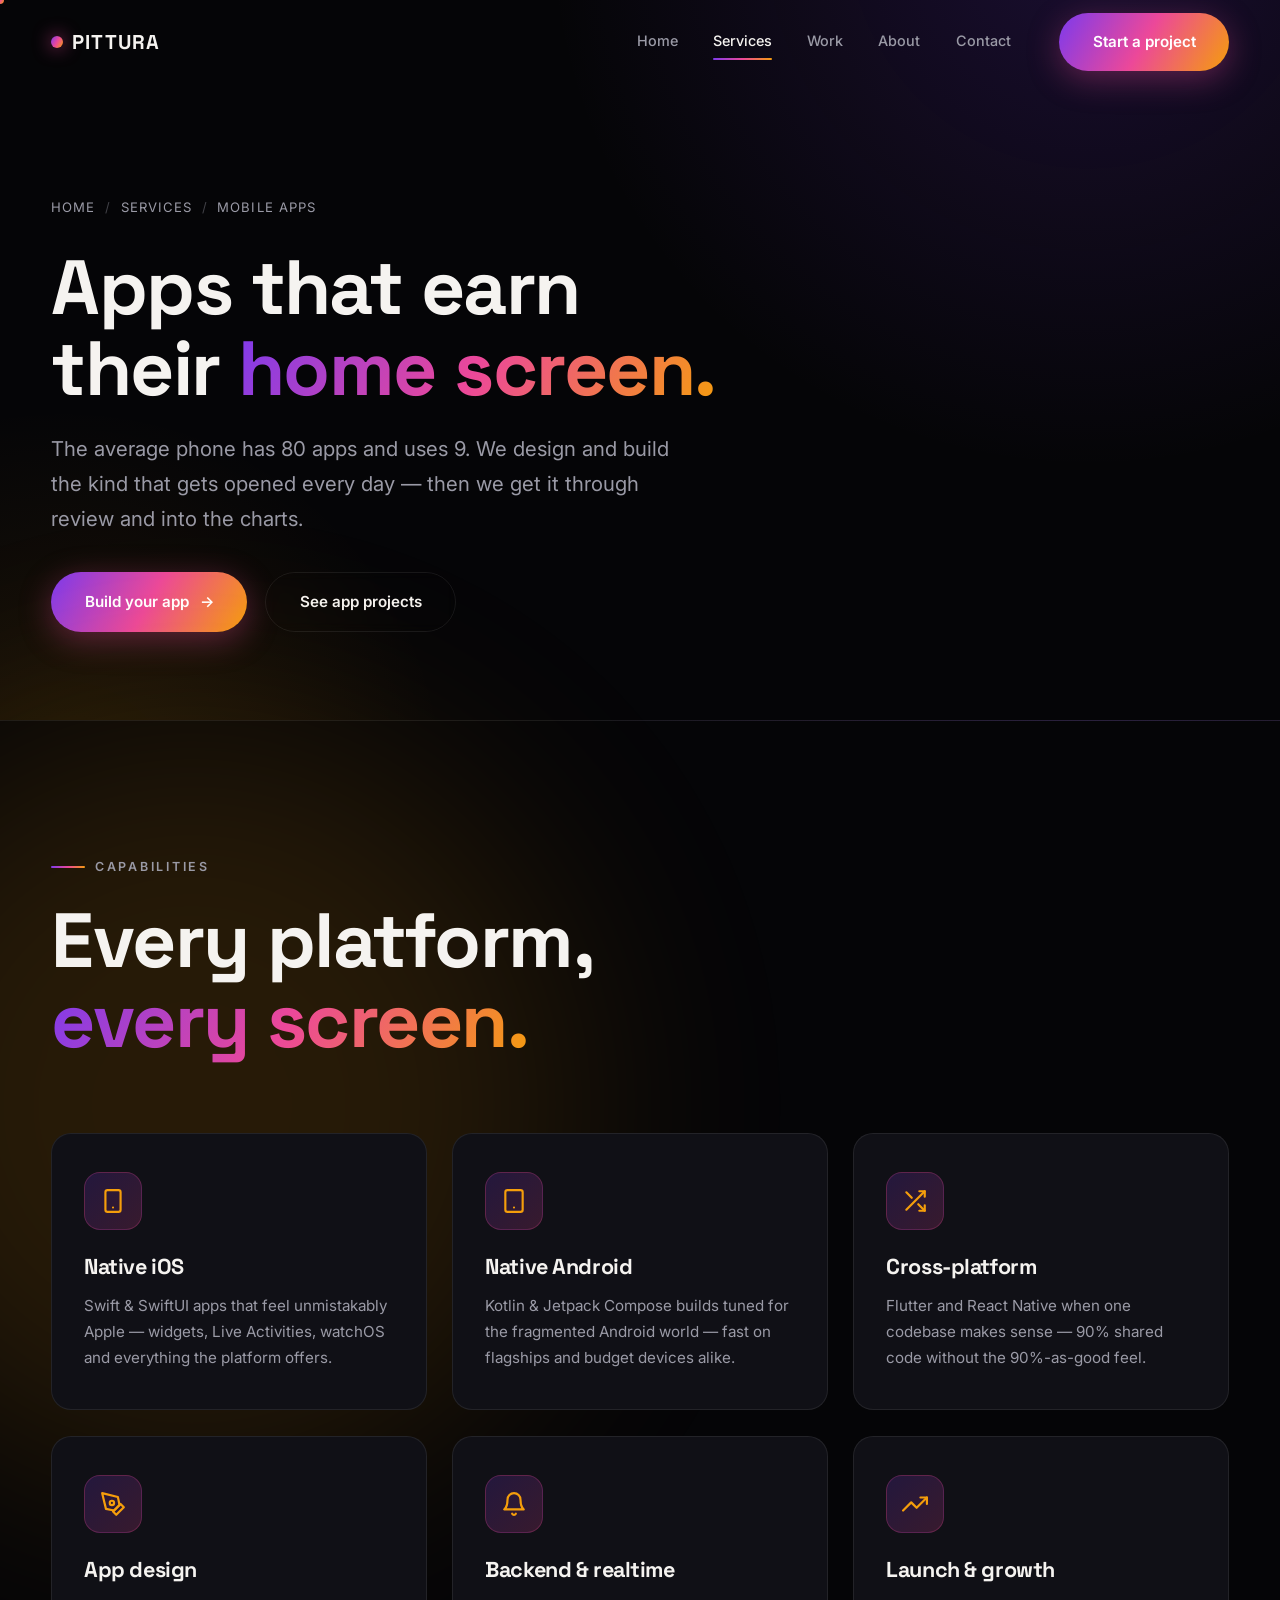
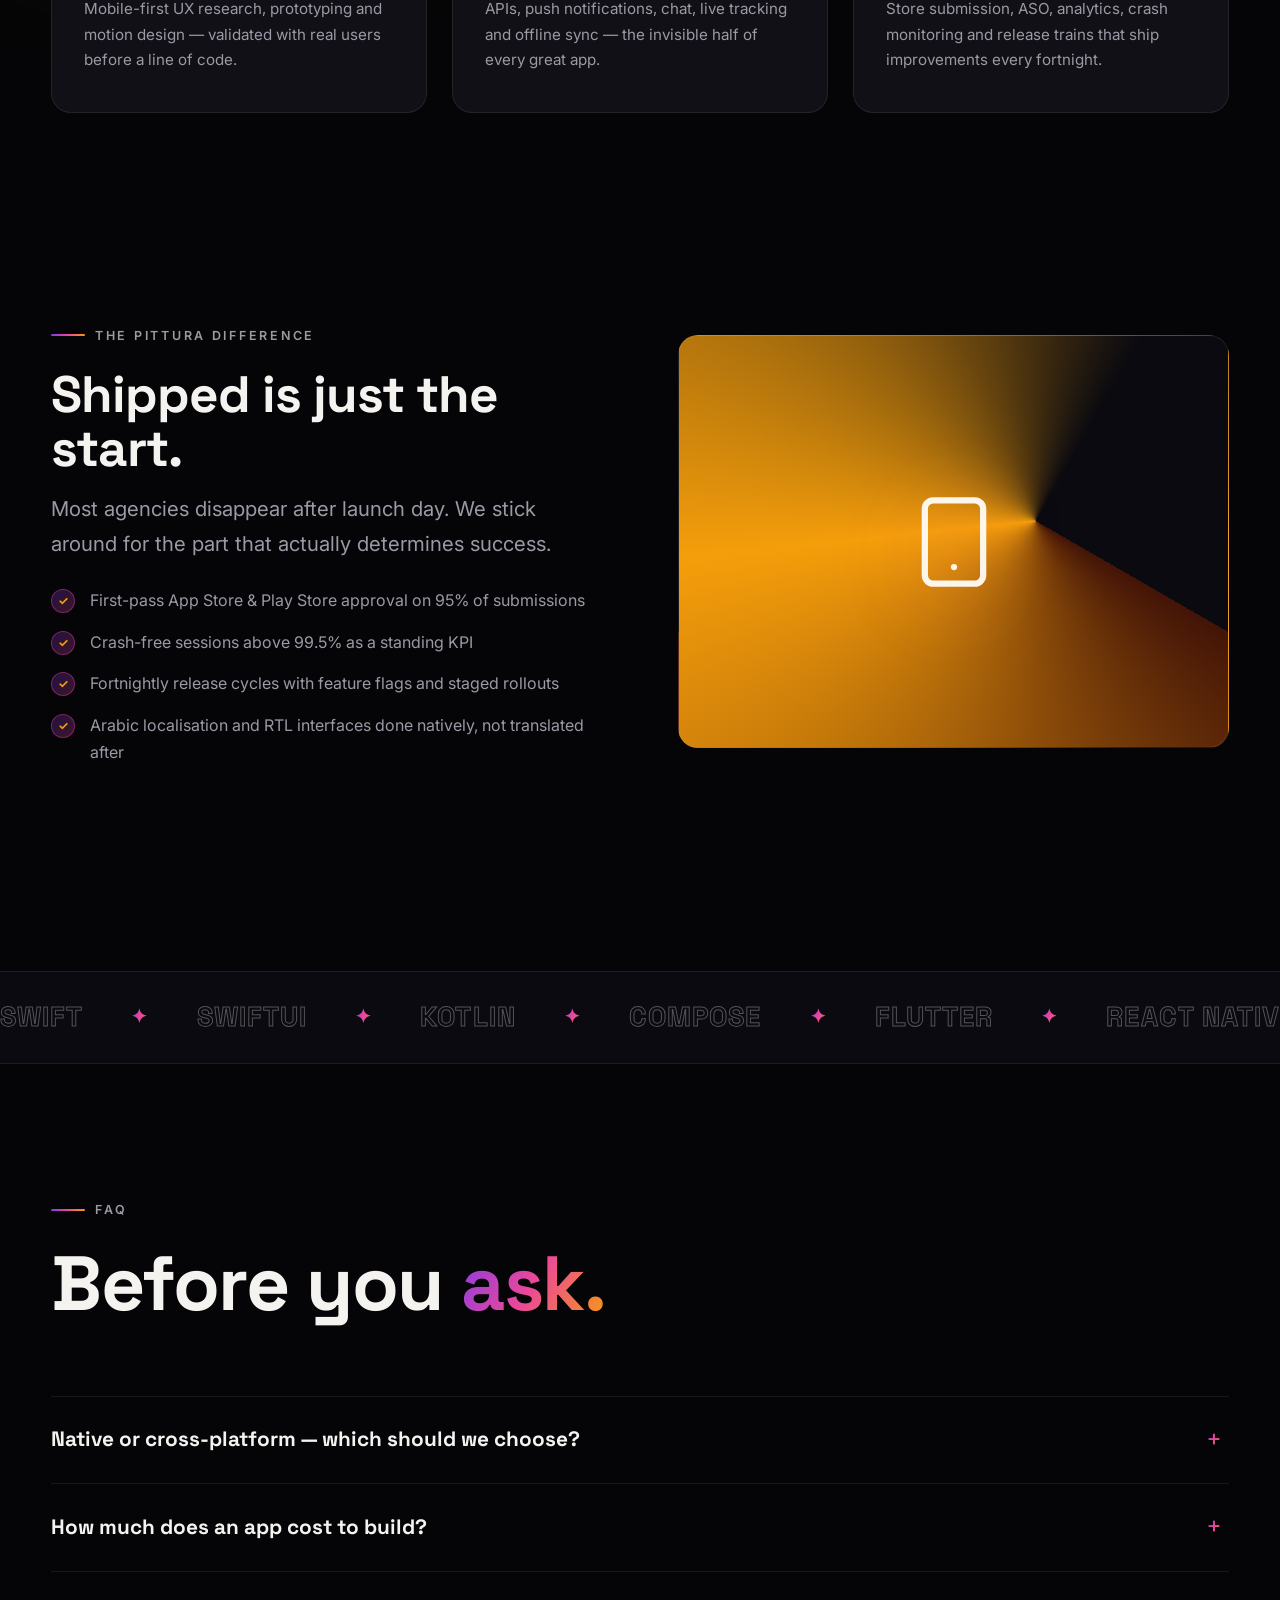
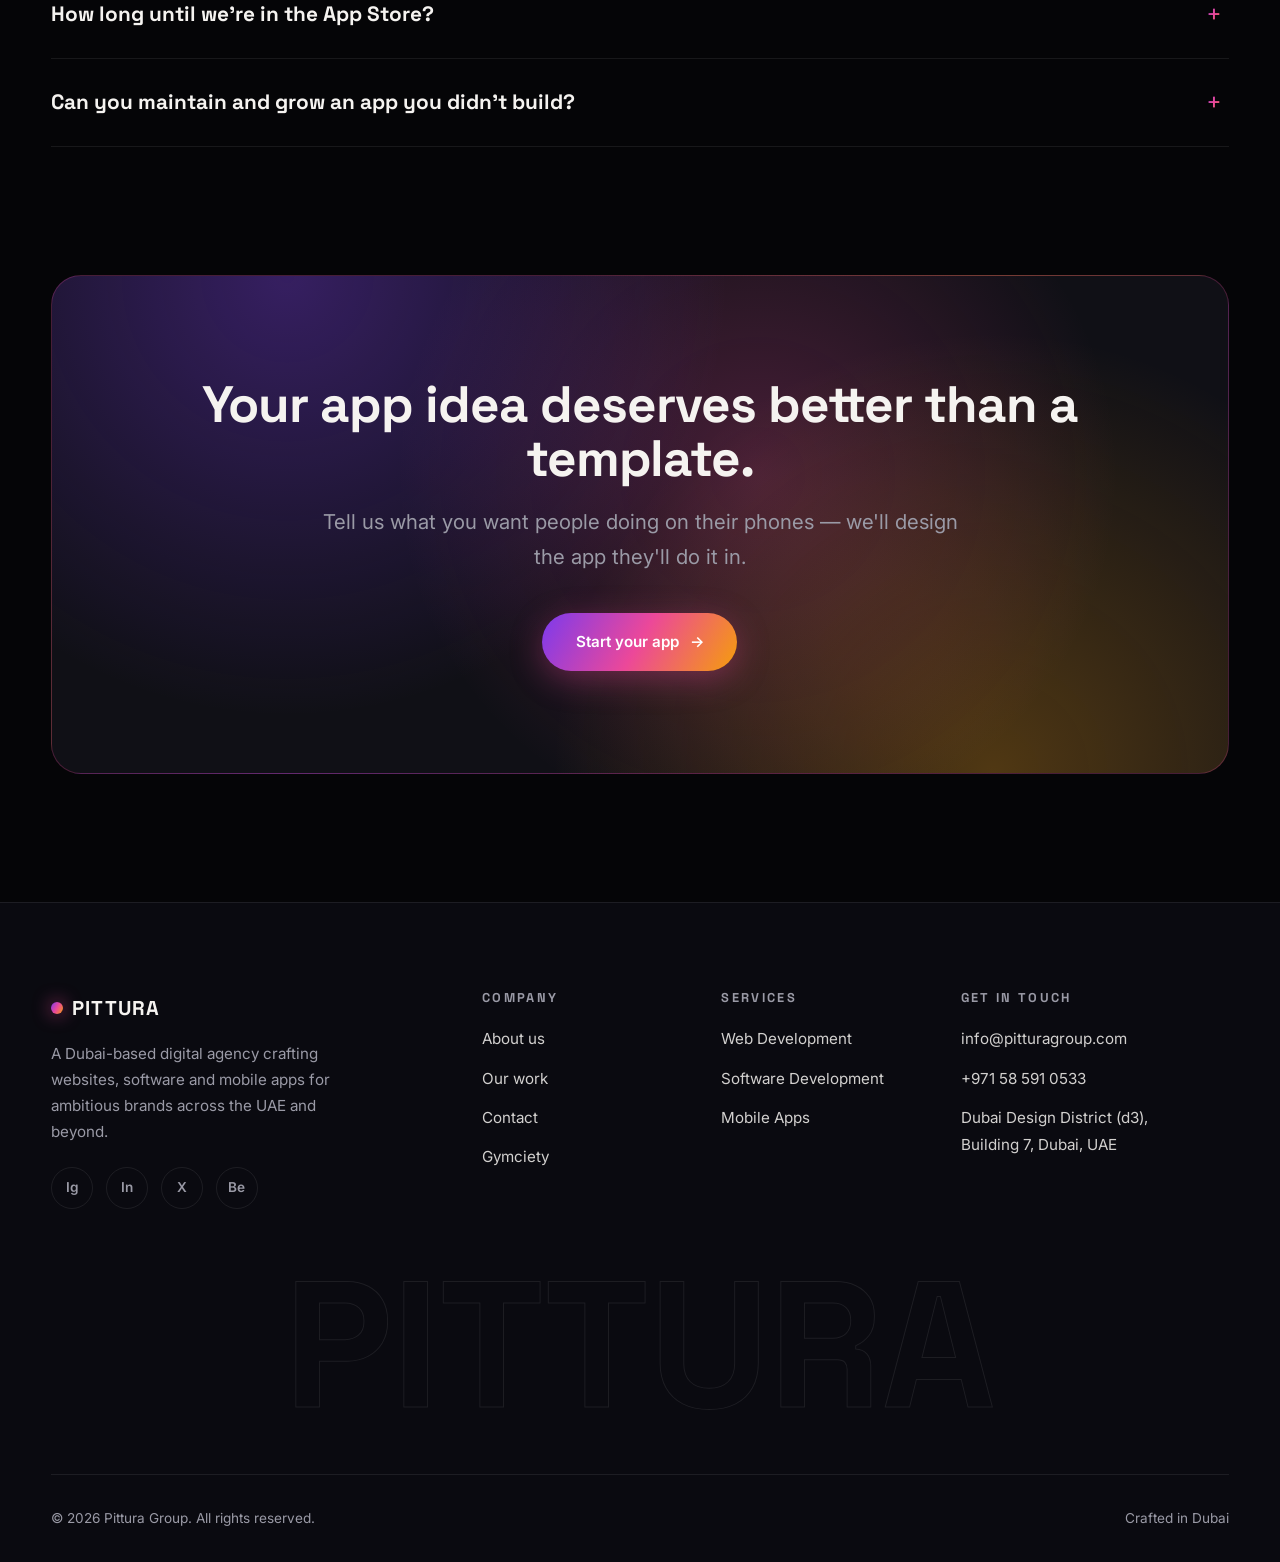
<file: mobile-apps.html>
<!DOCTYPE html>
<html lang="en">
<head>
  <meta charset="UTF-8">
  <meta name="viewport" content="width=device-width, initial-scale=1.0">
  <title>Mobile App Development in Dubai — Pittura Group</title>
  <meta name="description" content="Native iOS, Android and cross-platform mobile apps designed and built in Dubai by Pittura Group. From idea to App Store, done right.">
  <link rel="icon" href="data:image/svg+xml,%3Csvg xmlns='http://www.w3.org/2000/svg' viewBox='0 0 100 100'%3E%3Cdefs%3E%3ClinearGradient id='g' x1='0' y1='0' x2='1' y2='1'%3E%3Cstop offset='0' stop-color='%237c3aed'/%3E%3Cstop offset='.5' stop-color='%23ec4899'/%3E%3Cstop offset='1' stop-color='%23f59e0b'/%3E%3C/linearGradient%3E%3C/defs%3E%3Ccircle cx='50' cy='50' r='42' fill='url(%23g)'/%3E%3C/svg%3E">
  <link rel="preconnect" href="https://fonts.googleapis.com">
  <link rel="preconnect" href="https://fonts.gstatic.com" crossorigin>
  <link href="https://fonts.googleapis.com/css2?family=Space+Grotesk:wght@500;600;700&family=Inter:wght@400;500;600&display=swap" rel="stylesheet">
  <link rel="stylesheet" href="css/style.css">
</head>
<body>

  <div class="cursor-dot"></div>
  <div class="cursor-ring"></div>

  <header class="nav">
    <div class="nav-inner">
      <a href="index.html" class="nav-logo"><span class="dot"></span>Pittura</a>
      <nav class="nav-links">
        <a href="index.html">Home</a>
        <a href="services.html" class="active">Services</a>
        <a href="work.html">Work</a>
        <a href="about.html">About</a>
        <a href="contact.html">Contact</a>
        <a href="contact.html" class="btn btn-paint nav-cta">Start a project</a>
      </nav>
      <button class="nav-toggle" aria-label="Menu"><span></span><span></span><span></span></button>
    </div>
  </header>

  <section class="page-hero">
    <div class="container">
      <div class="breadcrumb"><a href="index.html">Home</a><span class="sep">/</span><a href="services.html">Services</a><span class="sep">/</span><span>Mobile Apps</span></div>
      <h1 class="display-lg">Apps that earn<br>their <span class="text-paint">home screen.</span></h1>
      <p class="lead" style="margin-top:1.5rem">The average phone has 80 apps and uses 9. We design and build the kind that gets opened every day — then we get it through review and into the charts.</p>
      <div class="hero-actions" style="margin-top:2.2rem">
        <a href="contact.html" class="btn btn-paint">Build your app <span class="arrow">→</span></a>
        <a href="work.html" class="btn btn-ghost">See app projects</a>
      </div>
    </div>
  </section>

  <section class="section">
    <div class="section-glow glow-amber" style="top:0;left:-15%"></div>
    <div class="container" style="position:relative;z-index:1">
      <div class="section-head">
        <div>
          <div class="eyebrow reveal">Capabilities</div>
          <h2 class="display-lg reveal">Every platform,<br><span class="text-paint">every screen.</span></h2>
        </div>
      </div>
      <div class="grid-3">
        <div class="card tilt reveal"><div class="card-icon"><svg viewBox="0 0 24 24" width="26" height="26" fill="none" stroke="currentColor" stroke-width="2" stroke-linecap="round" stroke-linejoin="round"><rect x="5" y="2" width="14" height="20" rx="2"/><line x1="12" y1="18" x2="12.01" y2="18"/></svg></div><h3>Native iOS</h3><p>Swift &amp; SwiftUI apps that feel unmistakably Apple — widgets, Live Activities, watchOS and everything the platform offers.</p></div>
        <div class="card tilt reveal reveal-d1"><div class="card-icon"><svg viewBox="0 0 24 24" width="26" height="26" fill="none" stroke="currentColor" stroke-width="2" stroke-linecap="round" stroke-linejoin="round"><rect x="4" y="2" width="16" height="20" rx="2"/><line x1="12" y1="18" x2="12.01" y2="18"/></svg></div><h3>Native Android</h3><p>Kotlin &amp; Jetpack Compose builds tuned for the fragmented Android world — fast on flagships and budget devices alike.</p></div>
        <div class="card tilt reveal reveal-d2"><div class="card-icon"><svg viewBox="0 0 24 24" width="26" height="26" fill="none" stroke="currentColor" stroke-width="2" stroke-linecap="round" stroke-linejoin="round"><polyline points="16 3 21 3 21 8"/><line x1="4" y1="20" x2="21" y2="3"/><polyline points="21 16 21 21 16 21"/><line x1="15" y1="15" x2="21" y2="21"/><line x1="4" y1="4" x2="9" y2="9"/></svg></div><h3>Cross-platform</h3><p>Flutter and React Native when one codebase makes sense — 90% shared code without the 90%-as-good feel.</p></div>
        <div class="card tilt reveal"><div class="card-icon"><svg viewBox="0 0 24 24" width="26" height="26" fill="none" stroke="currentColor" stroke-width="2" stroke-linecap="round" stroke-linejoin="round"><path d="M12 19l7-7 3 3-7 7-3-3z"/><path d="M18 13l-1.5-7.5L2 2l3.5 14.5L13 18l5-5z"/><circle cx="11" cy="11" r="2"/></svg></div><h3>App design</h3><p>Mobile-first UX research, prototyping and motion design — validated with real users before a line of code.</p></div>
        <div class="card tilt reveal reveal-d1"><div class="card-icon"><svg viewBox="0 0 24 24" width="26" height="26" fill="none" stroke="currentColor" stroke-width="2" stroke-linecap="round" stroke-linejoin="round"><path d="M18 8A6 6 0 0 0 6 8c0 7-3 9-3 9h18s-3-2-3-9"/><path d="M13.73 21a2 2 0 0 1-3.46 0"/></svg></div><h3>Backend &amp; realtime</h3><p>APIs, push notifications, chat, live tracking and offline sync — the invisible half of every great app.</p></div>
        <div class="card tilt reveal reveal-d2"><div class="card-icon"><svg viewBox="0 0 24 24" width="26" height="26" fill="none" stroke="currentColor" stroke-width="2" stroke-linecap="round" stroke-linejoin="round"><polyline points="23 6 13.5 15.5 8.5 10.5 1 18"/><polyline points="17 6 23 6 23 12"/></svg></div><h3>Launch &amp; growth</h3><p>Store submission, ASO, analytics, crash monitoring and release trains that ship improvements every fortnight.</p></div>
      </div>
    </div>
  </section>

  <section class="section" style="padding-top:0">
    <div class="container">
      <div class="feature-row">
        <div class="reveal">
          <div class="eyebrow">The Pittura difference</div>
          <h2 class="display-md">Shipped is just the start.</h2>
          <p class="lead" style="margin-top:1rem">Most agencies disappear after launch day. We stick around for the part that actually determines success.</p>
          <ul class="checklist">
            <li>First-pass App Store &amp; Play Store approval on 95% of submissions</li>
            <li>Crash-free sessions above 99.5% as a standing KPI</li>
            <li>Fortnightly release cycles with feature flags and staged rollouts</li>
            <li>Arabic localisation and RTL interfaces done natively, not translated after</li>
          </ul>
        </div>
        <div class="feature-visual reveal reveal-d1" style="background:conic-gradient(from 120deg at 65% 45%, #431407, #f59e0b 40%, #0a0a10 75%)">
          <span class="big-icon"><svg viewBox="0 0 24 24" fill="none" stroke="currentColor" stroke-width="1.5" stroke-linecap="round" stroke-linejoin="round"><rect x="5" y="2" width="14" height="20" rx="2"/><line x1="12" y1="18" x2="12.01" y2="18"/></svg></span>
        </div>
      </div>
    </div>
  </section>

  <div class="marquee">
    <div class="marquee-track outline">
      <span>Swift</span><span>SwiftUI</span><span>Kotlin</span><span>Compose</span><span>Flutter</span><span>React Native</span><span>Firebase</span><span>Supabase</span><span>Fastlane</span>
      <span>Swift</span><span>SwiftUI</span><span>Kotlin</span><span>Compose</span><span>Flutter</span><span>React Native</span><span>Firebase</span><span>Supabase</span><span>Fastlane</span>
    </div>
  </div>

  <section class="section">
    <div class="container">
      <div class="section-head">
        <div>
          <div class="eyebrow reveal">FAQ</div>
          <h2 class="display-lg reveal">Before you <span class="text-paint">ask.</span></h2>
        </div>
      </div>
      <div>
        <div class="faq-item reveal">
          <button class="faq-q">Native or cross-platform — which should we choose?</button>
          <div class="faq-a"><p>It depends on your product, not on fashion. Heavy animation, hardware access or platform-specific UX favours native; content and commerce apps often thrive on Flutter or React Native at half the build cost. We'll recommend one and show you exactly why.</p></div>
        </div>
        <div class="faq-item reveal">
          <button class="faq-q">How much does an app cost to build?</button>
          <div class="faq-a"><p>It depends on platforms, feature depth and backend complexity — a focused MVP and a realtime marketplace are very different builds. Tell us what you're making and you'll get a fixed, itemised quote after discovery, often with options at more than one scope level.</p></div>
        </div>
        <div class="faq-item reveal">
          <button class="faq-q">How long until we're in the App Store?</button>
          <div class="faq-a"><p>Most MVPs go from kickoff to store approval in 12–16 weeks: 2–3 weeks of design sprints, 8–10 weeks of development in fortnightly demos, then beta testing and submission.</p></div>
        </div>
        <div class="faq-item reveal">
          <button class="faq-q">Can you maintain and grow an app you didn't build?</button>
          <div class="faq-a"><p>Yes. We audit the codebase, stabilise crashes, then move it onto our release process. Several of our longest-running apps started life at other agencies.</p></div>
        </div>
      </div>
    </div>
  </section>

  <section class="section" style="padding-top:0">
    <div class="container">
      <div class="cta-band reveal">
        <h2 class="display-md">Your app idea deserves better than a template.</h2>
        <p class="lead">Tell us what you want people doing on their phones — we'll design the app they'll do it in.</p>
        <a href="contact.html" class="btn btn-paint">Start your app <span class="arrow">→</span></a>
      </div>
    </div>
  </section>

  <footer class="footer">
    <div class="container">
      <div class="footer-grid">
        <div class="footer-brand">
          <a href="index.html" class="nav-logo"><span class="dot"></span>Pittura</a>
          <p>A Dubai-based digital agency crafting websites, software and mobile apps for ambitious brands across the UAE and beyond.</p>
          <div class="socials">
            <a href="#" aria-label="Instagram">Ig</a>
            <a href="#" aria-label="LinkedIn">In</a>
            <a href="#" aria-label="X">X</a>
            <a href="#" aria-label="Behance">Be</a>
          </div>
        </div>
        <div>
          <h4>Company</h4>
          <ul class="footer-links">
            <li><a href="about.html">About us</a></li>
            <li><a href="work.html">Our work</a></li>
            <li><a href="contact.html">Contact</a></li>
            <li><a href="https://gymciety.net" target="_blank" rel="noopener">Gymciety</a></li>
          </ul>
        </div>
        <div>
          <h4>Services</h4>
          <ul class="footer-links">
            <li><a href="web-development.html">Web Development</a></li>
            <li><a href="software-development.html">Software Development</a></li>
            <li><a href="mobile-apps.html">Mobile Apps</a></li>
          </ul>
        </div>
        <div>
          <h4>Get in touch</h4>
          <ul class="footer-links">
            <li><a href="mailto:info@pitturagroup.com">info@pitturagroup.com</a></li>
            <li><a href="tel:+971585910533">+971 58 591 0533</a></li>
            <li><a href="contact.html">Dubai Design District (d3),<br>Building 7, Dubai, UAE</a></li>
          </ul>
        </div>
      </div>
      <div class="footer-big">Pittura</div>
      <div class="footer-bottom">
        <span>© <span id="year"></span> Pittura Group. All rights reserved.</span>
        <span>Crafted in Dubai</span>
      </div>
    </div>
  </footer>

  <script src="js/main.js"></script>
</body>
</html>
</file>
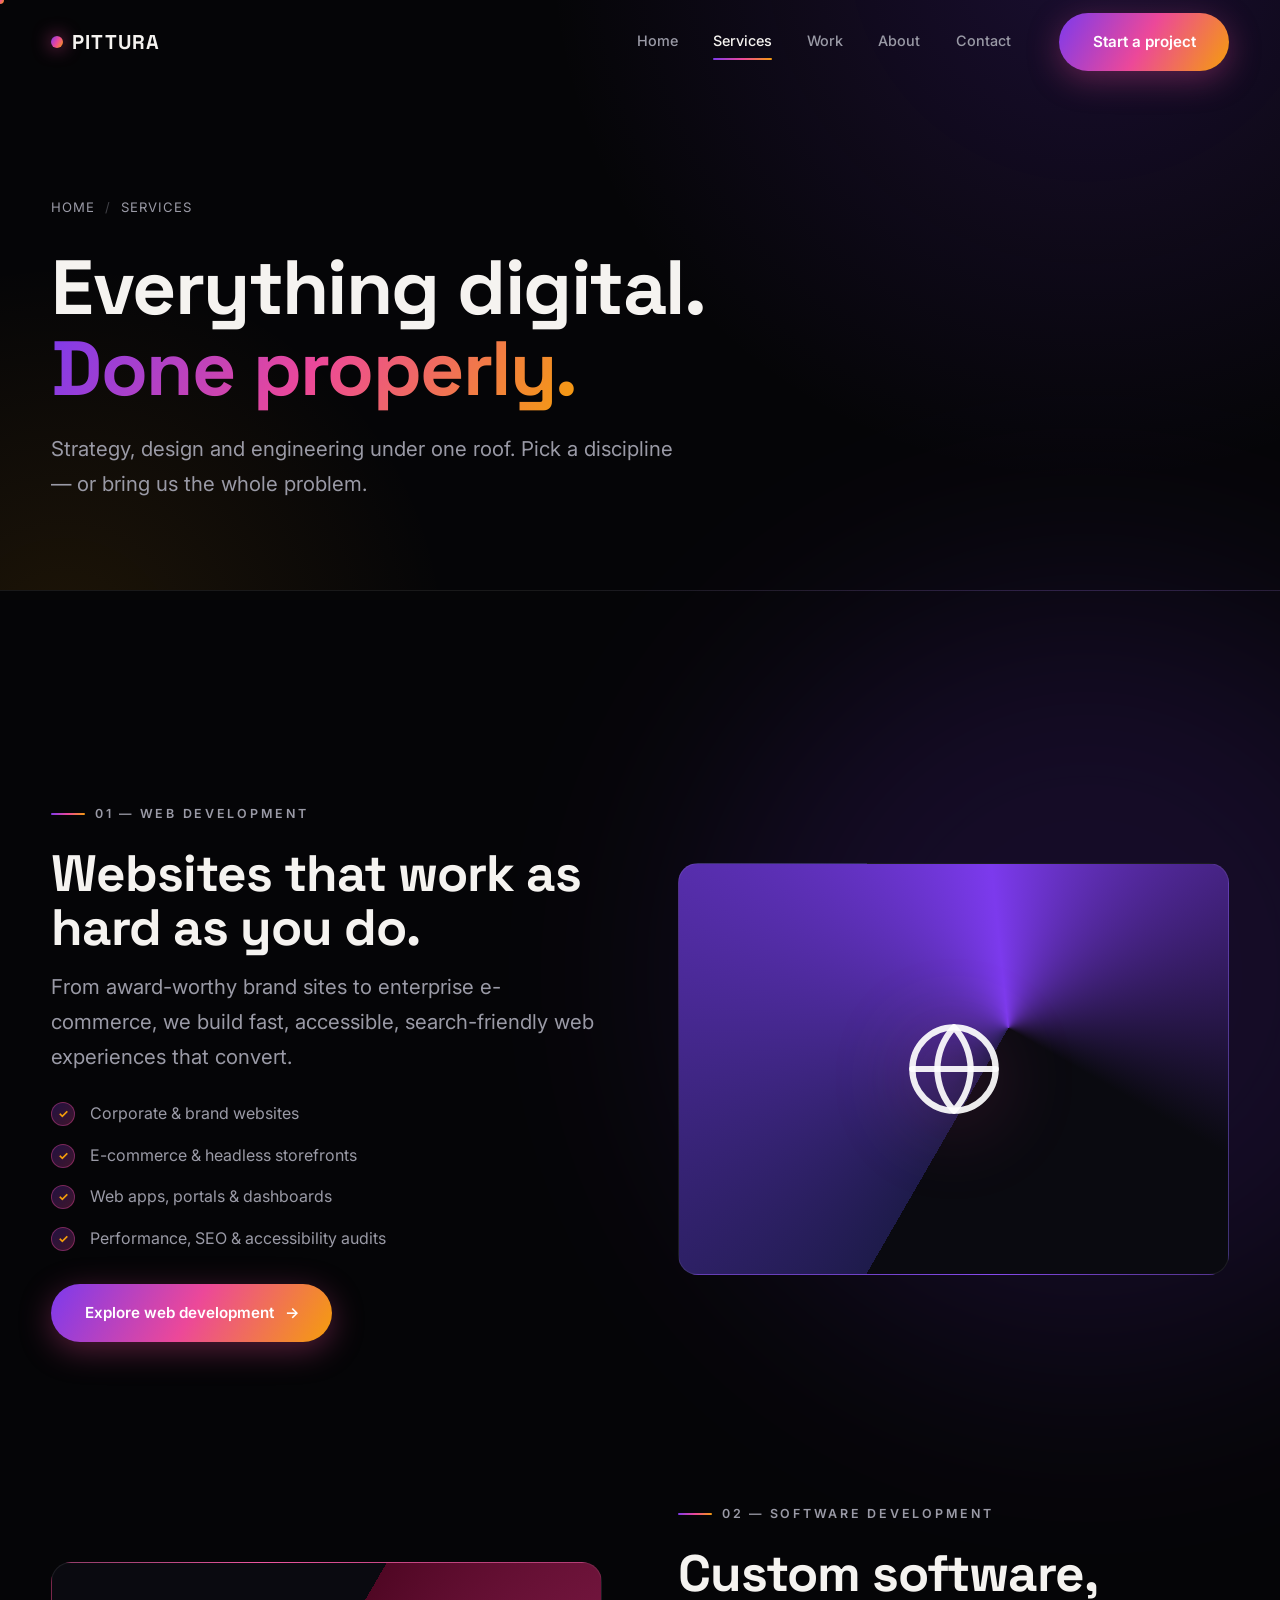
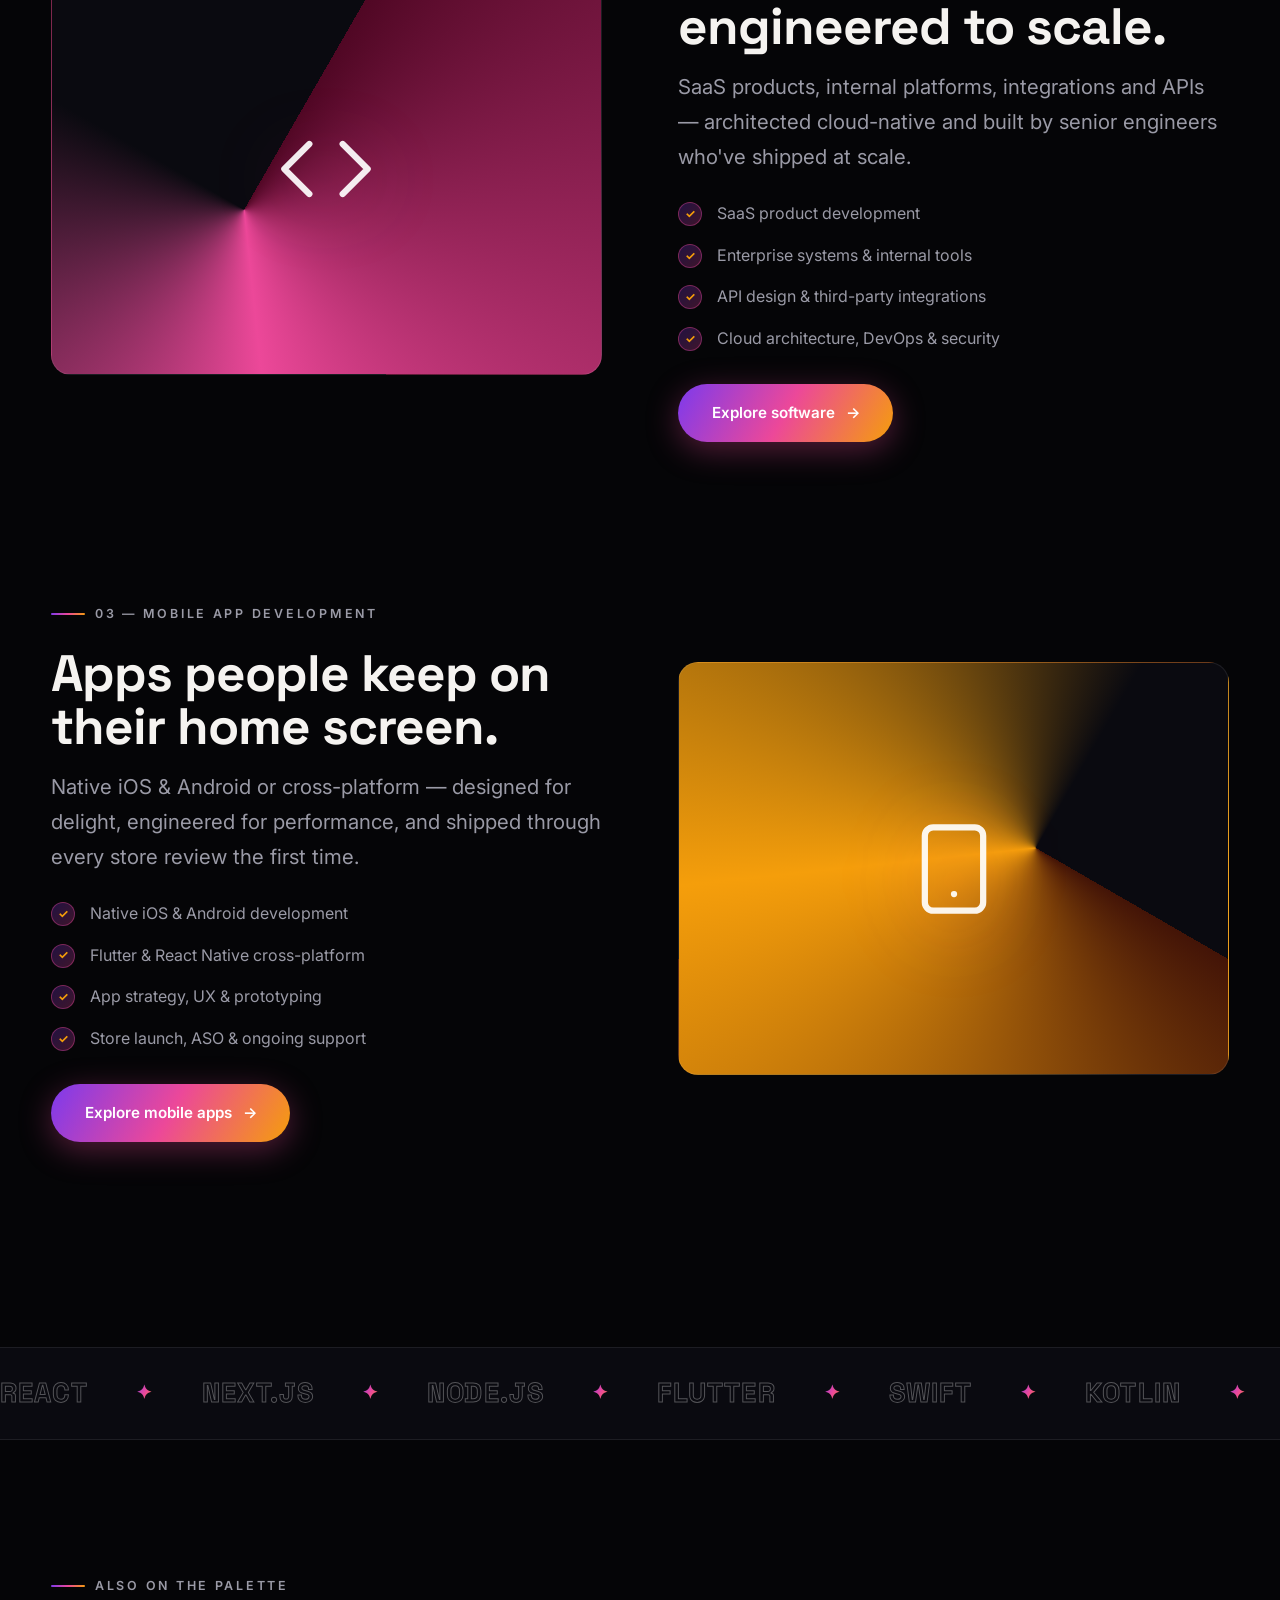
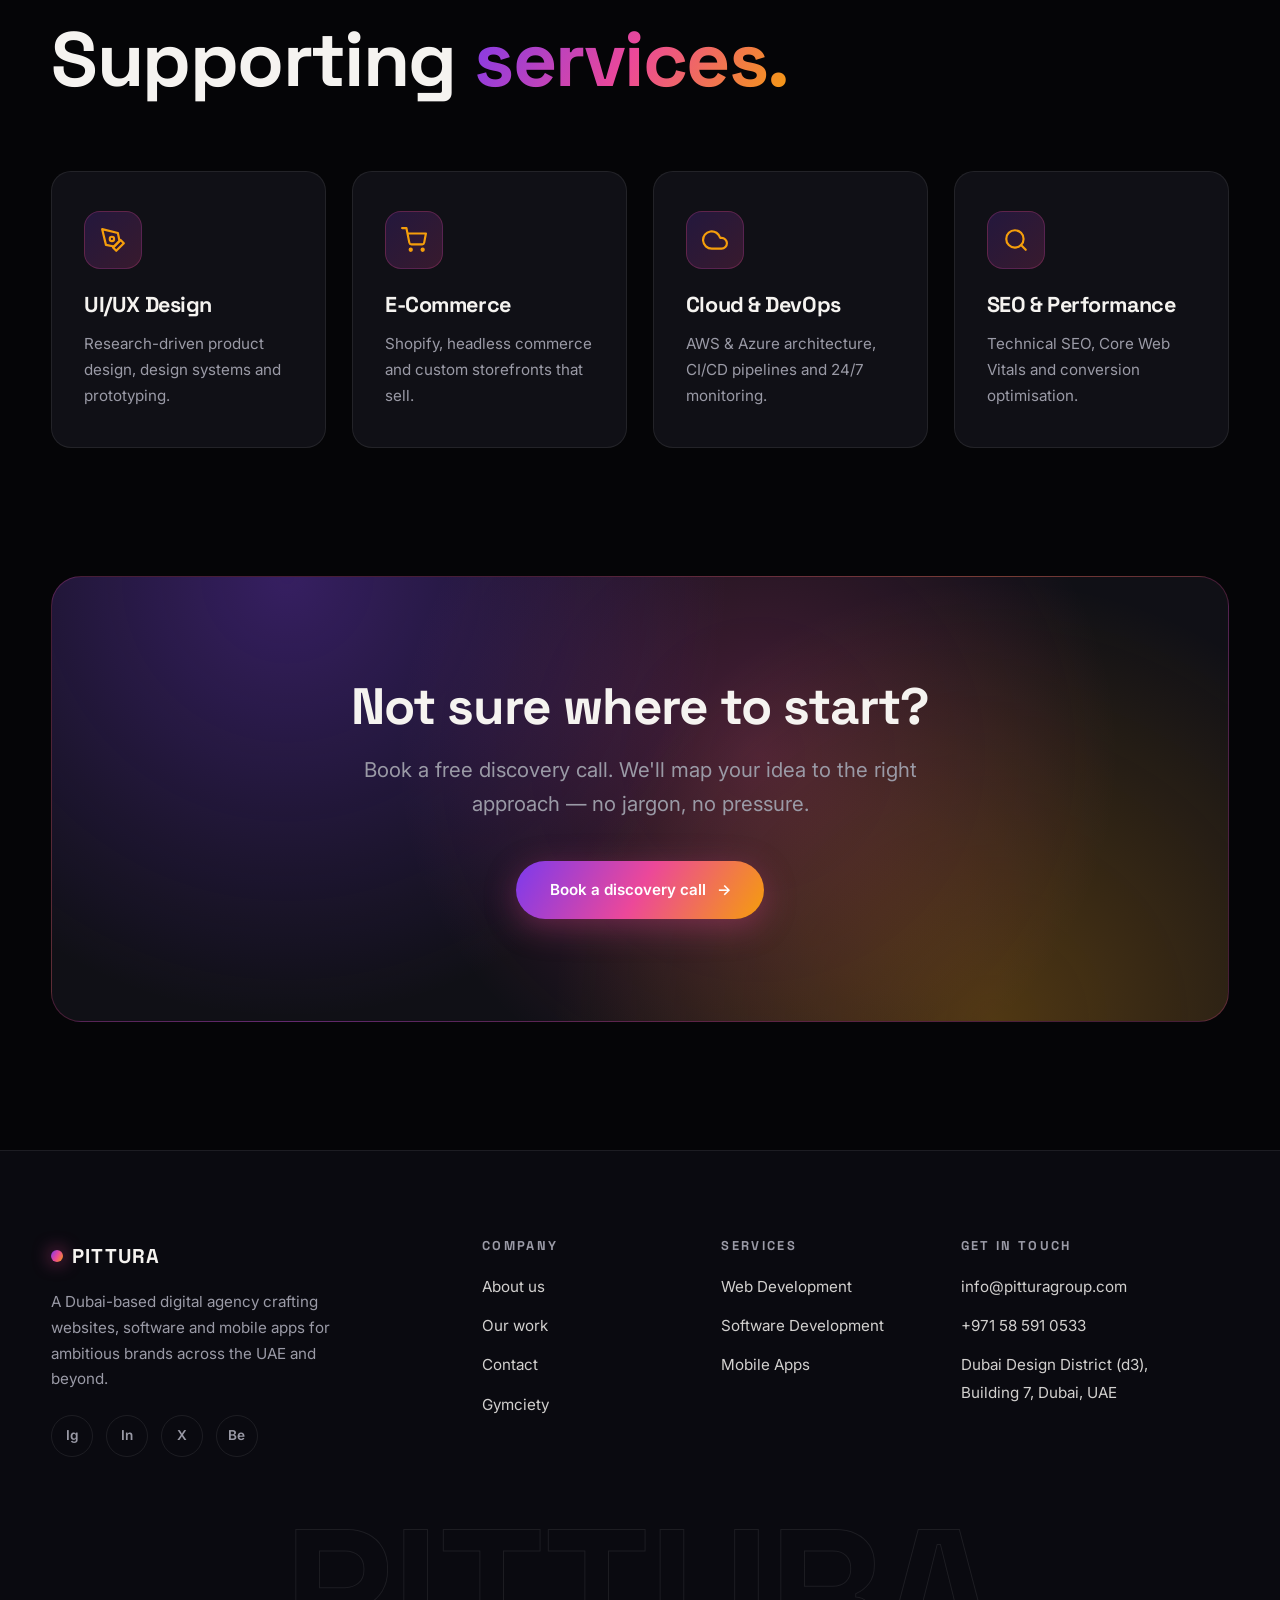
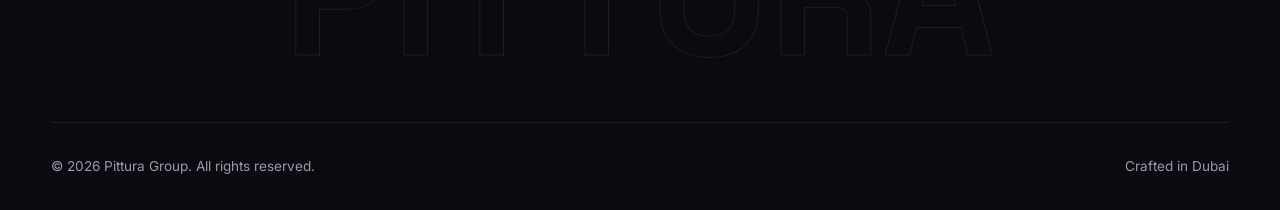
<file: services.html>
<!DOCTYPE html>
<html lang="en">
<head>
  <meta charset="UTF-8">
  <meta name="viewport" content="width=device-width, initial-scale=1.0">
  <title>Services — Pittura Group</title>
  <meta name="description" content="Web development, custom software and mobile app development services from Pittura Group, Dubai.">
  <link rel="icon" href="data:image/svg+xml,%3Csvg xmlns='http://www.w3.org/2000/svg' viewBox='0 0 100 100'%3E%3Cdefs%3E%3ClinearGradient id='g' x1='0' y1='0' x2='1' y2='1'%3E%3Cstop offset='0' stop-color='%237c3aed'/%3E%3Cstop offset='.5' stop-color='%23ec4899'/%3E%3Cstop offset='1' stop-color='%23f59e0b'/%3E%3C/linearGradient%3E%3C/defs%3E%3Ccircle cx='50' cy='50' r='42' fill='url(%23g)'/%3E%3C/svg%3E">
  <link rel="preconnect" href="https://fonts.googleapis.com">
  <link rel="preconnect" href="https://fonts.gstatic.com" crossorigin>
  <link href="https://fonts.googleapis.com/css2?family=Space+Grotesk:wght@500;600;700&family=Inter:wght@400;500;600&display=swap" rel="stylesheet">
  <link rel="stylesheet" href="css/style.css">
</head>
<body>

  <div class="cursor-dot"></div>
  <div class="cursor-ring"></div>

  <header class="nav">
    <div class="nav-inner">
      <a href="index.html" class="nav-logo"><span class="dot"></span>Pittura</a>
      <nav class="nav-links">
        <a href="index.html">Home</a>
        <a href="services.html" class="active">Services</a>
        <a href="work.html">Work</a>
        <a href="about.html">About</a>
        <a href="contact.html">Contact</a>
        <a href="contact.html" class="btn btn-paint nav-cta">Start a project</a>
      </nav>
      <button class="nav-toggle" aria-label="Menu"><span></span><span></span><span></span></button>
    </div>
  </header>

  <section class="page-hero">
    <div class="container">
      <div class="breadcrumb"><a href="index.html">Home</a><span class="sep">/</span><span>Services</span></div>
      <h1 class="display-lg">Everything digital.<br><span class="text-paint">Done properly.</span></h1>
      <p class="lead" style="margin-top:1.5rem">Strategy, design and engineering under one roof. Pick a discipline — or bring us the whole problem.</p>
    </div>
  </section>

  <section class="section">
    <div class="section-glow glow-violet" style="top:0;right:-15%"></div>
    <div class="container" style="position:relative;z-index:1">

      <div class="feature-row">
        <div class="reveal">
          <div class="eyebrow">01 — Web Development</div>
          <h2 class="display-md">Websites that work as hard as you do.</h2>
          <p class="lead" style="margin-top:1rem">From award-worthy brand sites to enterprise e-commerce, we build fast, accessible, search-friendly web experiences that convert.</p>
          <ul class="checklist">
            <li>Corporate &amp; brand websites</li>
            <li>E-commerce &amp; headless storefronts</li>
            <li>Web apps, portals &amp; dashboards</li>
            <li>Performance, SEO &amp; accessibility audits</li>
          </ul>
          <div style="margin-top:2rem"><a href="web-development.html" class="btn btn-paint">Explore web development <span class="arrow">→</span></a></div>
        </div>
        <div class="feature-visual reveal reveal-d1" style="background:conic-gradient(from 210deg at 60% 40%, #1e1b4b, #7c3aed 40%, #0a0a10 75%)">
          <span class="big-icon"><svg viewBox="0 0 24 24" fill="none" stroke="currentColor" stroke-width="1.5" stroke-linecap="round" stroke-linejoin="round"><circle cx="12" cy="12" r="10"/><path d="M2 12h20"/><path d="M12 2a15.3 15.3 0 0 1 4 10 15.3 15.3 0 0 1-4 10 15.3 15.3 0 0 1-4-10 15.3 15.3 0 0 1 4-10z"/></svg></span>
        </div>
      </div>

      <div class="feature-row reverse">
        <div class="reveal">
          <div class="eyebrow">02 — Software Development</div>
          <h2 class="display-md">Custom software, engineered to scale.</h2>
          <p class="lead" style="margin-top:1rem">SaaS products, internal platforms, integrations and APIs — architected cloud-native and built by senior engineers who've shipped at scale.</p>
          <ul class="checklist">
            <li>SaaS product development</li>
            <li>Enterprise systems &amp; internal tools</li>
            <li>API design &amp; third-party integrations</li>
            <li>Cloud architecture, DevOps &amp; security</li>
          </ul>
          <div style="margin-top:2rem"><a href="software-development.html" class="btn btn-paint">Explore software <span class="arrow">→</span></a></div>
        </div>
        <div class="feature-visual reveal reveal-d1" style="background:conic-gradient(from 30deg at 35% 60%, #500724, #ec4899 40%, #0a0a10 75%)">
          <span class="big-icon"><svg viewBox="0 0 24 24" fill="none" stroke="currentColor" stroke-width="1.5" stroke-linecap="round" stroke-linejoin="round"><polyline points="16 18 22 12 16 6"/><polyline points="8 6 2 12 8 18"/></svg></span>
        </div>
      </div>

      <div class="feature-row">
        <div class="reveal">
          <div class="eyebrow">03 — Mobile App Development</div>
          <h2 class="display-md">Apps people keep on their home screen.</h2>
          <p class="lead" style="margin-top:1rem">Native iOS &amp; Android or cross-platform — designed for delight, engineered for performance, and shipped through every store review the first time.</p>
          <ul class="checklist">
            <li>Native iOS &amp; Android development</li>
            <li>Flutter &amp; React Native cross-platform</li>
            <li>App strategy, UX &amp; prototyping</li>
            <li>Store launch, ASO &amp; ongoing support</li>
          </ul>
          <div style="margin-top:2rem"><a href="mobile-apps.html" class="btn btn-paint">Explore mobile apps <span class="arrow">→</span></a></div>
        </div>
        <div class="feature-visual reveal reveal-d1" style="background:conic-gradient(from 120deg at 65% 45%, #431407, #f59e0b 40%, #0a0a10 75%)">
          <span class="big-icon"><svg viewBox="0 0 24 24" fill="none" stroke="currentColor" stroke-width="1.5" stroke-linecap="round" stroke-linejoin="round"><rect x="5" y="2" width="14" height="20" rx="2"/><line x1="12" y1="18" x2="12.01" y2="18"/></svg></span>
        </div>
      </div>

    </div>
  </section>

  <div class="marquee">
    <div class="marquee-track outline">
      <span>React</span><span>Next.js</span><span>Node.js</span><span>Flutter</span><span>Swift</span><span>Kotlin</span><span>Laravel</span><span>AWS</span><span>Shopify</span>
      <span>React</span><span>Next.js</span><span>Node.js</span><span>Flutter</span><span>Swift</span><span>Kotlin</span><span>Laravel</span><span>AWS</span><span>Shopify</span>
    </div>
  </div>

  <section class="section">
    <div class="container">
      <div class="section-head">
        <div>
          <div class="eyebrow reveal">Also on the palette</div>
          <h2 class="display-lg reveal">Supporting <span class="text-paint">services.</span></h2>
        </div>
      </div>
      <div class="grid-4">
        <div class="card reveal"><div class="card-icon"><svg viewBox="0 0 24 24" width="26" height="26" fill="none" stroke="currentColor" stroke-width="2" stroke-linecap="round" stroke-linejoin="round"><path d="M12 19l7-7 3 3-7 7-3-3z"/><path d="M18 13l-1.5-7.5L2 2l3.5 14.5L13 18l5-5z"/><circle cx="11" cy="11" r="2"/></svg></div><h3>UI/UX Design</h3><p>Research-driven product design, design systems and prototyping.</p></div>
        <div class="card reveal reveal-d1"><div class="card-icon"><svg viewBox="0 0 24 24" width="26" height="26" fill="none" stroke="currentColor" stroke-width="2" stroke-linecap="round" stroke-linejoin="round"><circle cx="9" cy="21" r="1"/><circle cx="20" cy="21" r="1"/><path d="M1 1h4l2.68 13.39a2 2 0 0 0 2 1.61h9.72a2 2 0 0 0 2-1.61L23 6H6"/></svg></div><h3>E-Commerce</h3><p>Shopify, headless commerce and custom storefronts that sell.</p></div>
        <div class="card reveal reveal-d2"><div class="card-icon"><svg viewBox="0 0 24 24" width="26" height="26" fill="none" stroke="currentColor" stroke-width="2" stroke-linecap="round" stroke-linejoin="round"><path d="M18 10h-1.26A8 8 0 1 0 9 20h9a5 5 0 0 0 0-10z"/></svg></div><h3>Cloud &amp; DevOps</h3><p>AWS &amp; Azure architecture, CI/CD pipelines and 24/7 monitoring.</p></div>
        <div class="card reveal reveal-d3"><div class="card-icon"><svg viewBox="0 0 24 24" width="26" height="26" fill="none" stroke="currentColor" stroke-width="2" stroke-linecap="round" stroke-linejoin="round"><circle cx="11" cy="11" r="8"/><line x1="21" y1="21" x2="16.65" y2="16.65"/></svg></div><h3>SEO &amp; Performance</h3><p>Technical SEO, Core Web Vitals and conversion optimisation.</p></div>
      </div>
    </div>
  </section>

  <section class="section" style="padding-top:0">
    <div class="container">
      <div class="cta-band reveal">
        <h2 class="display-md">Not sure where to start?</h2>
        <p class="lead">Book a free discovery call. We'll map your idea to the right approach — no jargon, no pressure.</p>
        <a href="contact.html" class="btn btn-paint">Book a discovery call <span class="arrow">→</span></a>
      </div>
    </div>
  </section>

  <footer class="footer">
    <div class="container">
      <div class="footer-grid">
        <div class="footer-brand">
          <a href="index.html" class="nav-logo"><span class="dot"></span>Pittura</a>
          <p>A Dubai-based digital agency crafting websites, software and mobile apps for ambitious brands across the UAE and beyond.</p>
          <div class="socials">
            <a href="#" aria-label="Instagram">Ig</a>
            <a href="#" aria-label="LinkedIn">In</a>
            <a href="#" aria-label="X">X</a>
            <a href="#" aria-label="Behance">Be</a>
          </div>
        </div>
        <div>
          <h4>Company</h4>
          <ul class="footer-links">
            <li><a href="about.html">About us</a></li>
            <li><a href="work.html">Our work</a></li>
            <li><a href="contact.html">Contact</a></li>
            <li><a href="https://gymciety.net" target="_blank" rel="noopener">Gymciety</a></li>
          </ul>
        </div>
        <div>
          <h4>Services</h4>
          <ul class="footer-links">
            <li><a href="web-development.html">Web Development</a></li>
            <li><a href="software-development.html">Software Development</a></li>
            <li><a href="mobile-apps.html">Mobile Apps</a></li>
          </ul>
        </div>
        <div>
          <h4>Get in touch</h4>
          <ul class="footer-links">
            <li><a href="mailto:info@pitturagroup.com">info@pitturagroup.com</a></li>
            <li><a href="tel:+971585910533">+971 58 591 0533</a></li>
            <li><a href="contact.html">Dubai Design District (d3),<br>Building 7, Dubai, UAE</a></li>
          </ul>
        </div>
      </div>
      <div class="footer-big">Pittura</div>
      <div class="footer-bottom">
        <span>© <span id="year"></span> Pittura Group. All rights reserved.</span>
        <span>Crafted in Dubai</span>
      </div>
    </div>
  </footer>

  <script src="js/main.js"></script>
</body>
</html>
</file>
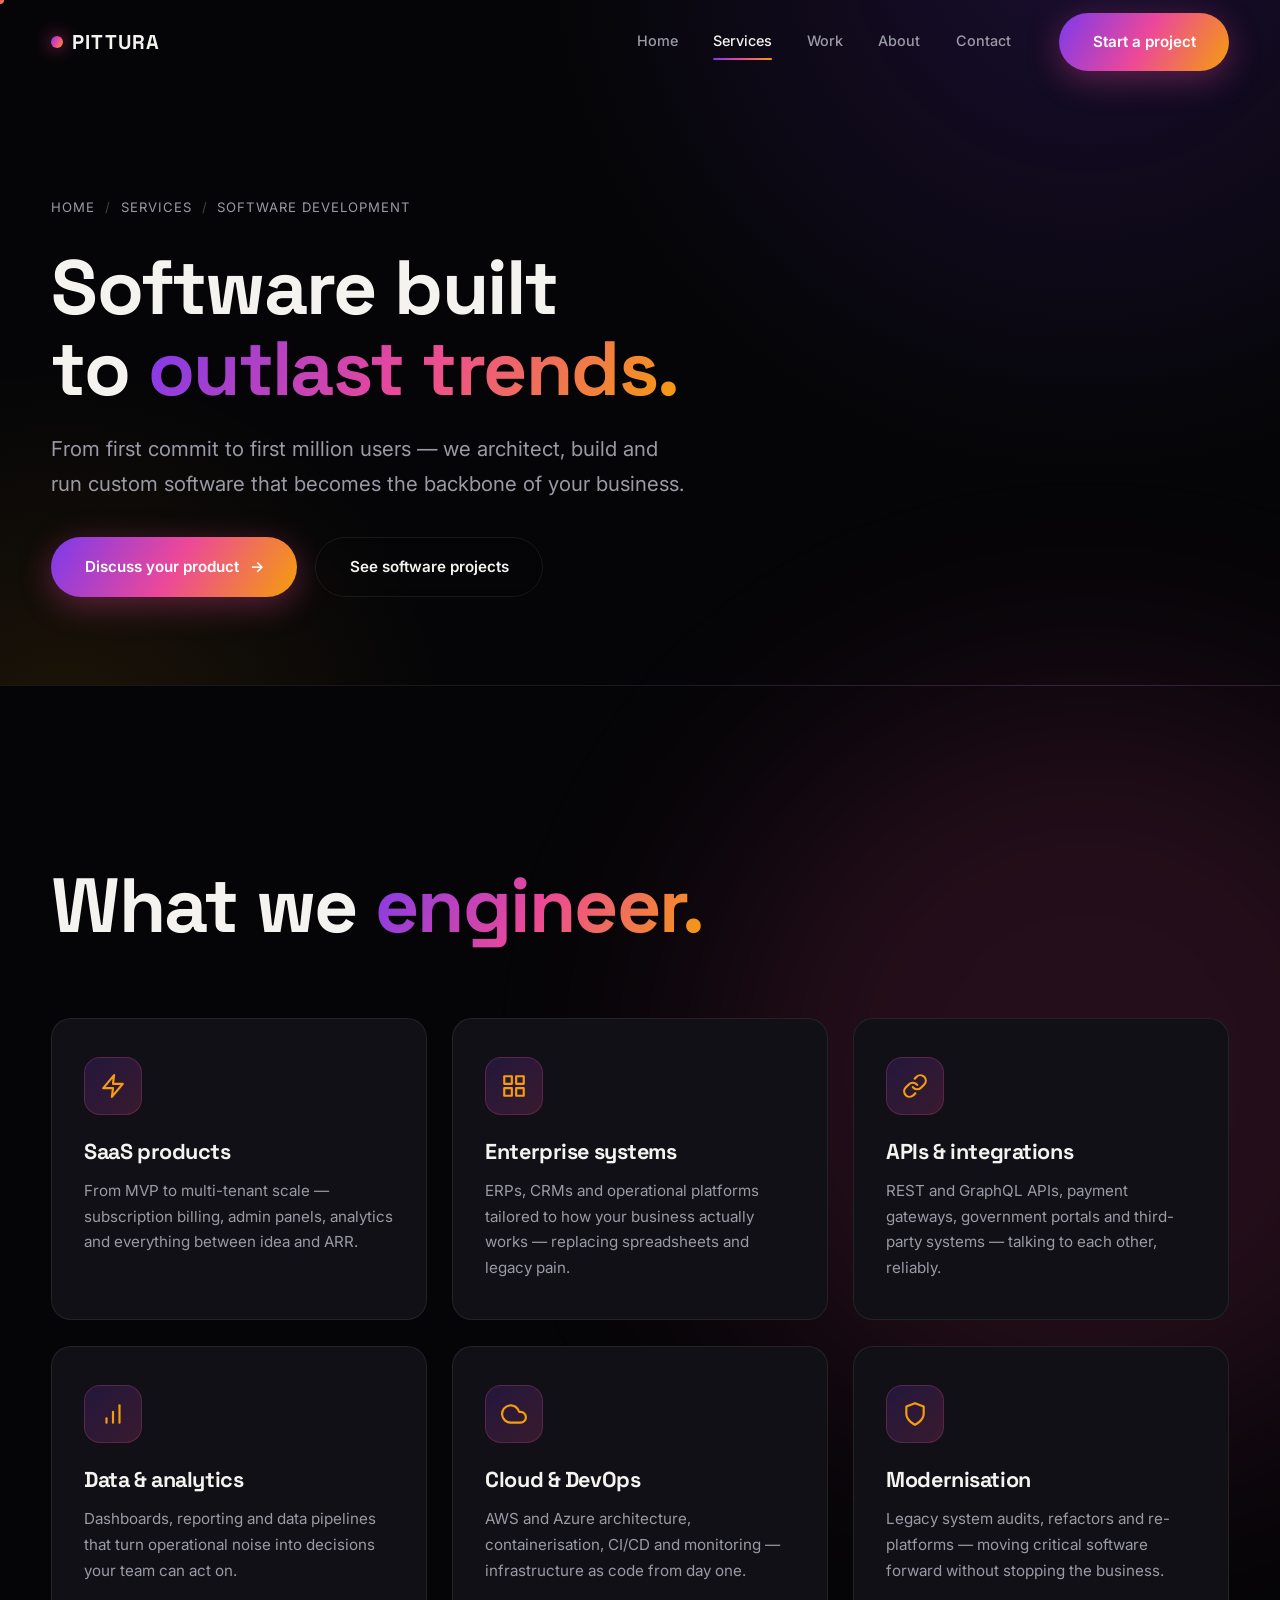
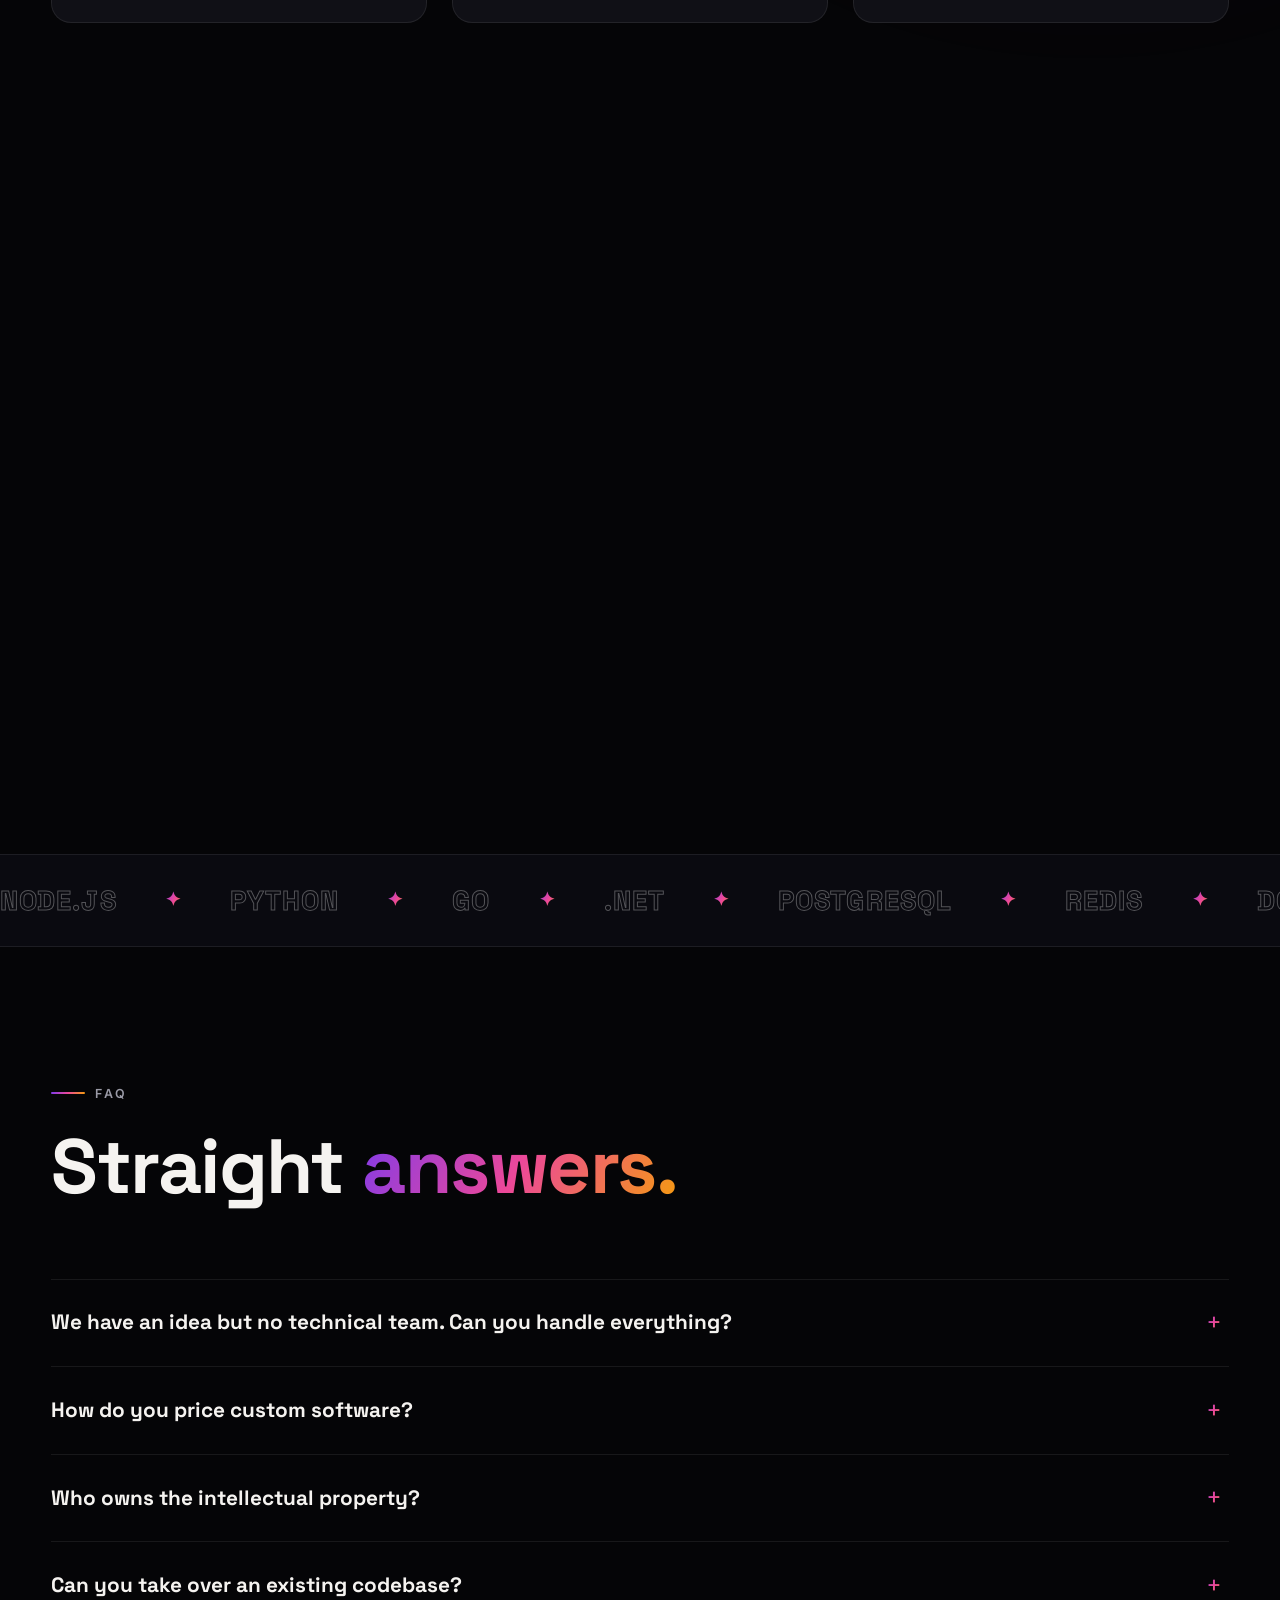
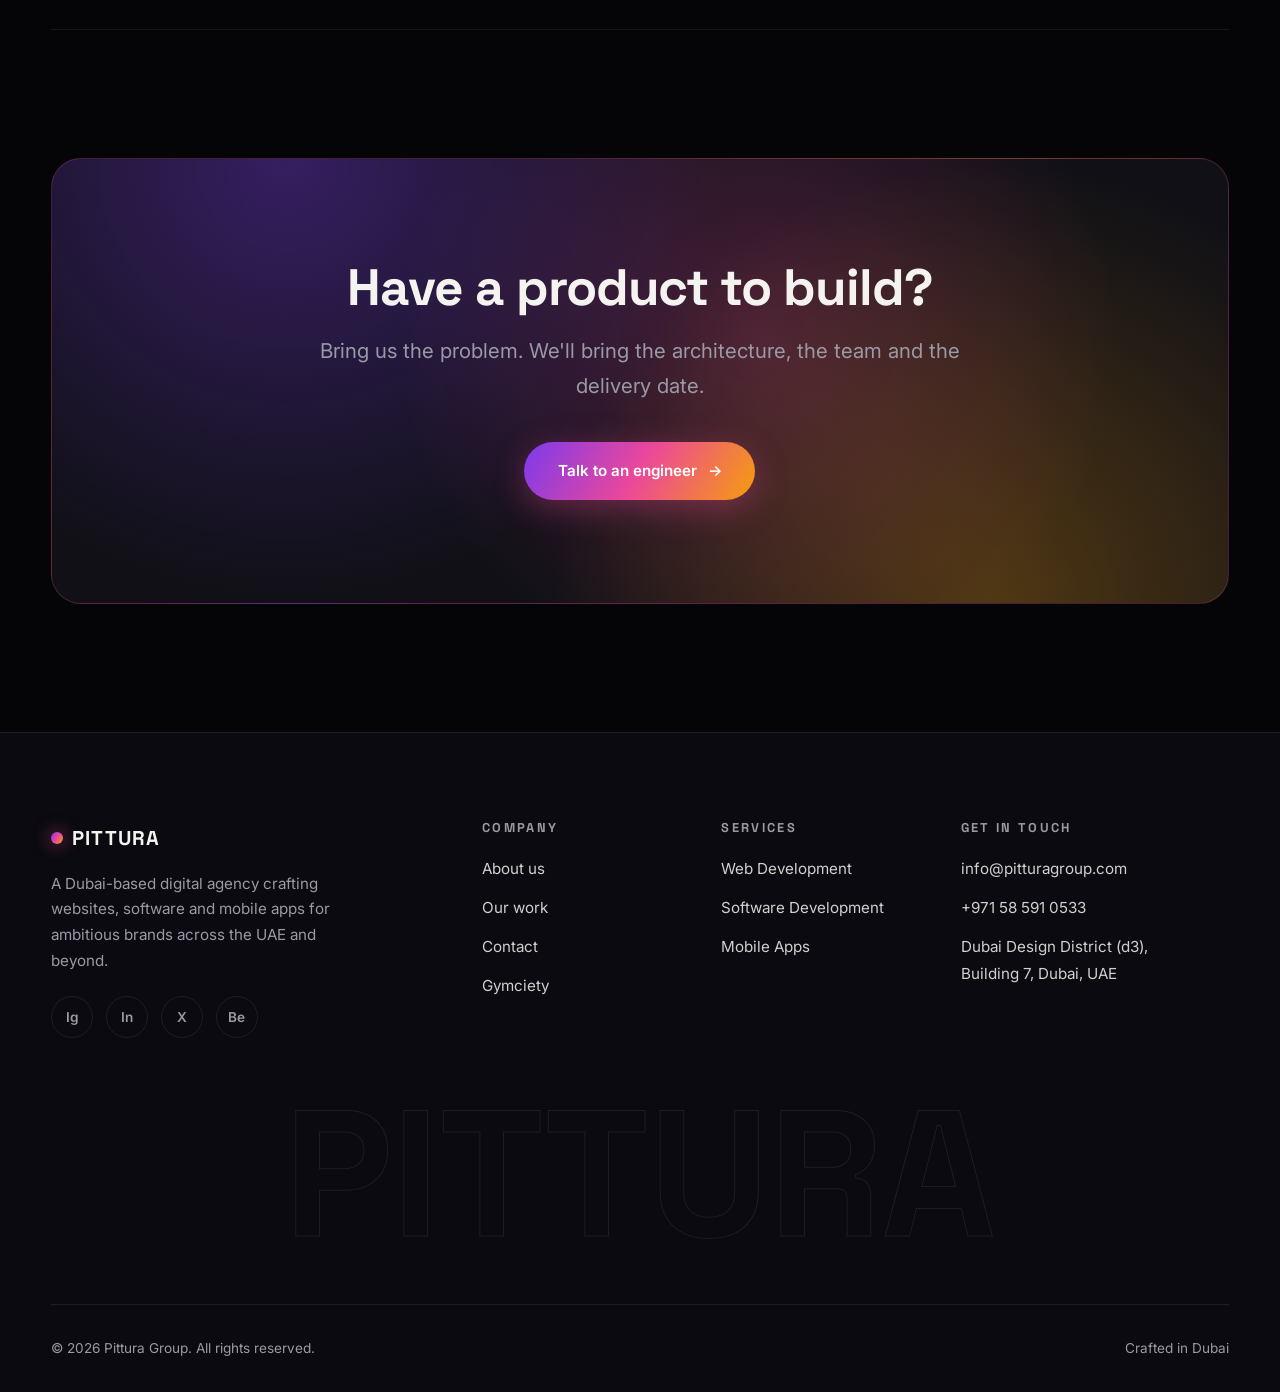
<file: software-development.html>
<!DOCTYPE html>
<html lang="en">
<head>
  <meta charset="UTF-8">
  <meta name="viewport" content="width=device-width, initial-scale=1.0">
  <title>Custom Software Development in Dubai — Pittura Group</title>
  <meta name="description" content="Custom software, SaaS platforms, APIs and enterprise systems engineered in Dubai by Pittura Group. Cloud-native, secure and built to scale.">
  <link rel="icon" href="data:image/svg+xml,%3Csvg xmlns='http://www.w3.org/2000/svg' viewBox='0 0 100 100'%3E%3Cdefs%3E%3ClinearGradient id='g' x1='0' y1='0' x2='1' y2='1'%3E%3Cstop offset='0' stop-color='%237c3aed'/%3E%3Cstop offset='.5' stop-color='%23ec4899'/%3E%3Cstop offset='1' stop-color='%23f59e0b'/%3E%3C/linearGradient%3E%3C/defs%3E%3Ccircle cx='50' cy='50' r='42' fill='url(%23g)'/%3E%3C/svg%3E">
  <link rel="preconnect" href="https://fonts.googleapis.com">
  <link rel="preconnect" href="https://fonts.gstatic.com" crossorigin>
  <link href="https://fonts.googleapis.com/css2?family=Space+Grotesk:wght@500;600;700&family=Inter:wght@400;500;600&display=swap" rel="stylesheet">
  <link rel="stylesheet" href="css/style.css">
</head>
<body>

  <div class="cursor-dot"></div>
  <div class="cursor-ring"></div>

  <header class="nav">
    <div class="nav-inner">
      <a href="index.html" class="nav-logo"><span class="dot"></span>Pittura</a>
      <nav class="nav-links">
        <a href="index.html">Home</a>
        <a href="services.html" class="active">Services</a>
        <a href="work.html">Work</a>
        <a href="about.html">About</a>
        <a href="contact.html">Contact</a>
        <a href="contact.html" class="btn btn-paint nav-cta">Start a project</a>
      </nav>
      <button class="nav-toggle" aria-label="Menu"><span></span><span></span><span></span></button>
    </div>
  </header>

  <section class="page-hero">
    <div class="container">
      <div class="breadcrumb"><a href="index.html">Home</a><span class="sep">/</span><a href="services.html">Services</a><span class="sep">/</span><span>Software Development</span></div>
      <h1 class="display-lg">Software built<br>to <span class="text-paint">outlast trends.</span></h1>
      <p class="lead" style="margin-top:1.5rem">From first commit to first million users — we architect, build and run custom software that becomes the backbone of your business.</p>
      <div class="hero-actions" style="margin-top:2.2rem">
        <a href="contact.html" class="btn btn-paint">Discuss your product <span class="arrow">→</span></a>
        <a href="work.html" class="btn btn-ghost">See software projects</a>
      </div>
    </div>
  </section>

  <section class="section">
    <div class="section-glow glow-magenta" style="top:0;right:-15%"></div>
    <div class="container" style="position:relative;z-index:1">
      <div class="section-head">
        <div>
          <div class="eyebrow reveal">Capabilities</div>
          <h2 class="display-lg reveal">What we <span class="text-paint">engineer.</span></h2>
        </div>
      </div>
      <div class="grid-3">
        <div class="card tilt reveal"><div class="card-icon"><svg viewBox="0 0 24 24" width="26" height="26" fill="none" stroke="currentColor" stroke-width="2" stroke-linecap="round" stroke-linejoin="round"><polygon points="13 2 3 14 12 14 11 22 21 10 12 10 13 2"/></svg></div><h3>SaaS products</h3><p>From MVP to multi-tenant scale — subscription billing, admin panels, analytics and everything between idea and ARR.</p></div>
        <div class="card tilt reveal reveal-d1"><div class="card-icon"><svg viewBox="0 0 24 24" width="26" height="26" fill="none" stroke="currentColor" stroke-width="2" stroke-linecap="round" stroke-linejoin="round"><rect x="3" y="3" width="7" height="7"/><rect x="14" y="3" width="7" height="7"/><rect x="14" y="14" width="7" height="7"/><rect x="3" y="14" width="7" height="7"/></svg></div><h3>Enterprise systems</h3><p>ERPs, CRMs and operational platforms tailored to how your business actually works — replacing spreadsheets and legacy pain.</p></div>
        <div class="card tilt reveal reveal-d2"><div class="card-icon"><svg viewBox="0 0 24 24" width="26" height="26" fill="none" stroke="currentColor" stroke-width="2" stroke-linecap="round" stroke-linejoin="round"><path d="M10 13a5 5 0 0 0 7.54.54l3-3a5 5 0 0 0-7.07-7.07l-1.72 1.71"/><path d="M14 11a5 5 0 0 0-7.54-.54l-3 3a5 5 0 0 0 7.07 7.07l1.71-1.71"/></svg></div><h3>APIs &amp; integrations</h3><p>REST and GraphQL APIs, payment gateways, government portals and third-party systems — talking to each other, reliably.</p></div>
        <div class="card tilt reveal"><div class="card-icon"><svg viewBox="0 0 24 24" width="26" height="26" fill="none" stroke="currentColor" stroke-width="2" stroke-linecap="round" stroke-linejoin="round"><line x1="12" y1="20" x2="12" y2="10"/><line x1="18" y1="20" x2="18" y2="4"/><line x1="6" y1="20" x2="6" y2="16"/></svg></div><h3>Data &amp; analytics</h3><p>Dashboards, reporting and data pipelines that turn operational noise into decisions your team can act on.</p></div>
        <div class="card tilt reveal reveal-d1"><div class="card-icon"><svg viewBox="0 0 24 24" width="26" height="26" fill="none" stroke="currentColor" stroke-width="2" stroke-linecap="round" stroke-linejoin="round"><path d="M18 10h-1.26A8 8 0 1 0 9 20h9a5 5 0 0 0 0-10z"/></svg></div><h3>Cloud &amp; DevOps</h3><p>AWS and Azure architecture, containerisation, CI/CD and monitoring — infrastructure as code from day one.</p></div>
        <div class="card tilt reveal reveal-d2"><div class="card-icon"><svg viewBox="0 0 24 24" width="26" height="26" fill="none" stroke="currentColor" stroke-width="2" stroke-linecap="round" stroke-linejoin="round"><path d="M12 22s8-4 8-10V5l-8-3-8 3v7c0 6 8 10 8 10z"/></svg></div><h3>Modernisation</h3><p>Legacy system audits, refactors and re-platforms — moving critical software forward without stopping the business.</p></div>
      </div>
    </div>
  </section>

  <section class="section" style="padding-top:0">
    <div class="container">
      <div class="feature-row">
        <div class="reveal">
          <div class="eyebrow">How we engineer</div>
          <h2 class="display-md">Senior teams. Serious process.</h2>
          <p class="lead" style="margin-top:1rem">No junior farms, no throwaway code. Small senior teams, agile sprints, and engineering discipline you can audit.</p>
          <ul class="checklist">
            <li>Dedicated product team: engineers, designer, QA and a product lead</li>
            <li>Weekly demos and a live staging environment from sprint one</li>
            <li>Automated testing, code review and CI/CD on every merge</li>
            <li>Documentation and handover that survive team changes</li>
          </ul>
        </div>
        <div class="feature-visual reveal reveal-d1" style="background:conic-gradient(from 30deg at 35% 60%, #500724, #ec4899 40%, #0a0a10 75%)">
          <span class="big-icon"><svg viewBox="0 0 24 24" fill="none" stroke="currentColor" stroke-width="1.5" stroke-linecap="round" stroke-linejoin="round"><rect x="4" y="4" width="16" height="16" rx="2"/><rect x="9" y="9" width="6" height="6"/><line x1="9" y1="1" x2="9" y2="4"/><line x1="15" y1="1" x2="15" y2="4"/><line x1="9" y1="20" x2="9" y2="23"/><line x1="15" y1="20" x2="15" y2="23"/><line x1="20" y1="9" x2="23" y2="9"/><line x1="20" y1="14" x2="23" y2="14"/><line x1="1" y1="9" x2="4" y2="9"/><line x1="1" y1="14" x2="4" y2="14"/></svg></span>
        </div>
      </div>
    </div>
  </section>

  <div class="marquee">
    <div class="marquee-track outline">
      <span>Node.js</span><span>Python</span><span>Go</span><span>.NET</span><span>PostgreSQL</span><span>Redis</span><span>Docker</span><span>Kubernetes</span><span>AWS</span><span>Azure</span>
      <span>Node.js</span><span>Python</span><span>Go</span><span>.NET</span><span>PostgreSQL</span><span>Redis</span><span>Docker</span><span>Kubernetes</span><span>AWS</span><span>Azure</span>
    </div>
  </div>

  <section class="section">
    <div class="container">
      <div class="section-head">
        <div>
          <div class="eyebrow reveal">FAQ</div>
          <h2 class="display-lg reveal">Straight <span class="text-paint">answers.</span></h2>
        </div>
      </div>
      <div>
        <div class="faq-item reveal">
          <button class="faq-q">We have an idea but no technical team. Can you handle everything?</button>
          <div class="faq-a"><p>Yes — that's most of our clients. We take you from product strategy and architecture through design, development, launch and ongoing operations. You own the code, the infrastructure and the roadmap; we run it with you.</p></div>
        </div>
        <div class="faq-item reveal">
          <button class="faq-q">How do you price custom software?</button>
          <div class="faq-a"><p>Well-defined builds run on a fixed-scope basis; evolving products work best as monthly dedicated-team engagements. Either way you get an itemised estimate up front and burn-rate transparency throughout.</p></div>
        </div>
        <div class="faq-item reveal">
          <button class="faq-q">Who owns the intellectual property?</button>
          <div class="faq-a"><p>You do — 100%. Code, designs, infrastructure and documentation are yours from the first invoice, held in repositories you control.</p></div>
        </div>
        <div class="faq-item reveal">
          <button class="faq-q">Can you take over an existing codebase?</button>
          <div class="faq-a"><p>Yes. We start with a paid technical audit that maps risks, quick wins and a stabilisation plan — so you know exactly what you're sitting on before committing to a rebuild or a rescue.</p></div>
        </div>
      </div>
    </div>
  </section>

  <section class="section" style="padding-top:0">
    <div class="container">
      <div class="cta-band reveal">
        <h2 class="display-md">Have a product to build?</h2>
        <p class="lead">Bring us the problem. We'll bring the architecture, the team and the delivery date.</p>
        <a href="contact.html" class="btn btn-paint">Talk to an engineer <span class="arrow">→</span></a>
      </div>
    </div>
  </section>

  <footer class="footer">
    <div class="container">
      <div class="footer-grid">
        <div class="footer-brand">
          <a href="index.html" class="nav-logo"><span class="dot"></span>Pittura</a>
          <p>A Dubai-based digital agency crafting websites, software and mobile apps for ambitious brands across the UAE and beyond.</p>
          <div class="socials">
            <a href="#" aria-label="Instagram">Ig</a>
            <a href="#" aria-label="LinkedIn">In</a>
            <a href="#" aria-label="X">X</a>
            <a href="#" aria-label="Behance">Be</a>
          </div>
        </div>
        <div>
          <h4>Company</h4>
          <ul class="footer-links">
            <li><a href="about.html">About us</a></li>
            <li><a href="work.html">Our work</a></li>
            <li><a href="contact.html">Contact</a></li>
            <li><a href="https://gymciety.net" target="_blank" rel="noopener">Gymciety</a></li>
          </ul>
        </div>
        <div>
          <h4>Services</h4>
          <ul class="footer-links">
            <li><a href="web-development.html">Web Development</a></li>
            <li><a href="software-development.html">Software Development</a></li>
            <li><a href="mobile-apps.html">Mobile Apps</a></li>
          </ul>
        </div>
        <div>
          <h4>Get in touch</h4>
          <ul class="footer-links">
            <li><a href="mailto:info@pitturagroup.com">info@pitturagroup.com</a></li>
            <li><a href="tel:+971585910533">+971 58 591 0533</a></li>
            <li><a href="contact.html">Dubai Design District (d3),<br>Building 7, Dubai, UAE</a></li>
          </ul>
        </div>
      </div>
      <div class="footer-big">Pittura</div>
      <div class="footer-bottom">
        <span>© <span id="year"></span> Pittura Group. All rights reserved.</span>
        <span>Crafted in Dubai</span>
      </div>
    </div>
  </footer>

  <script src="js/main.js"></script>
</body>
</html>
</file>
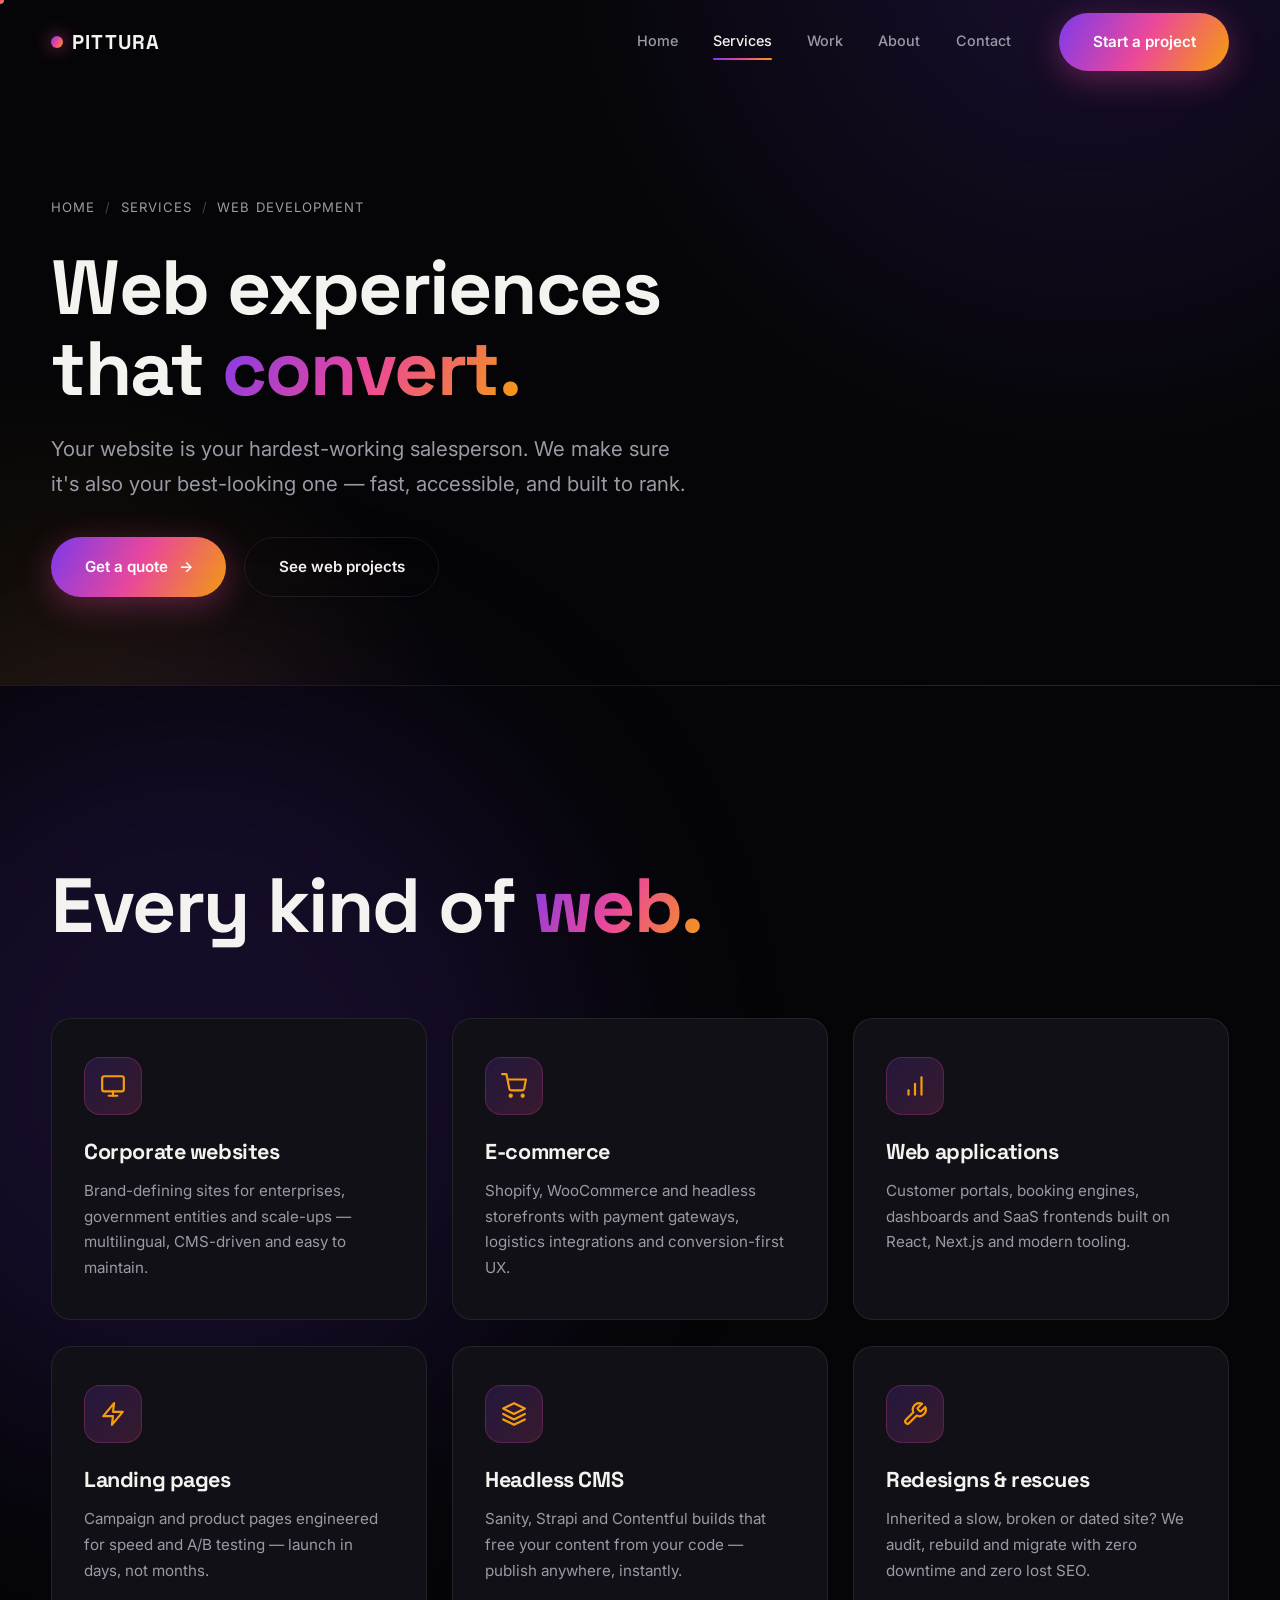
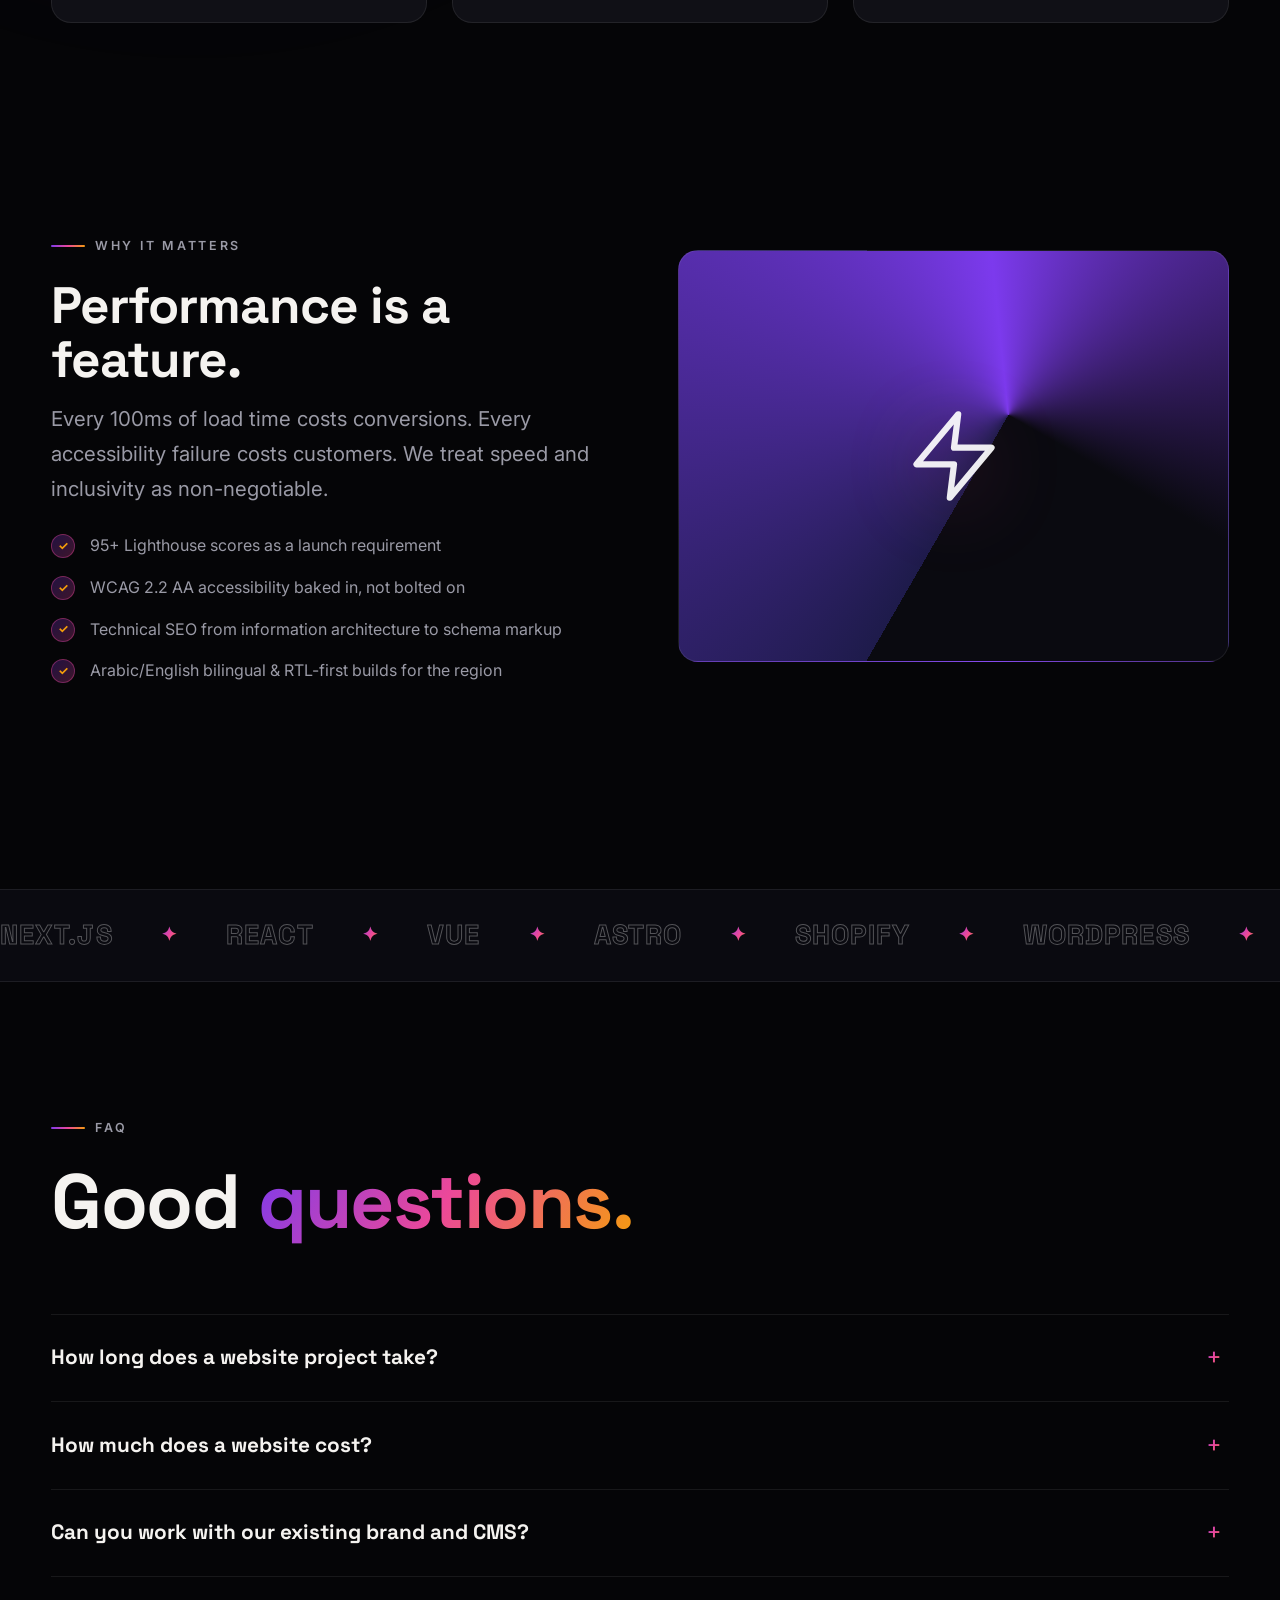
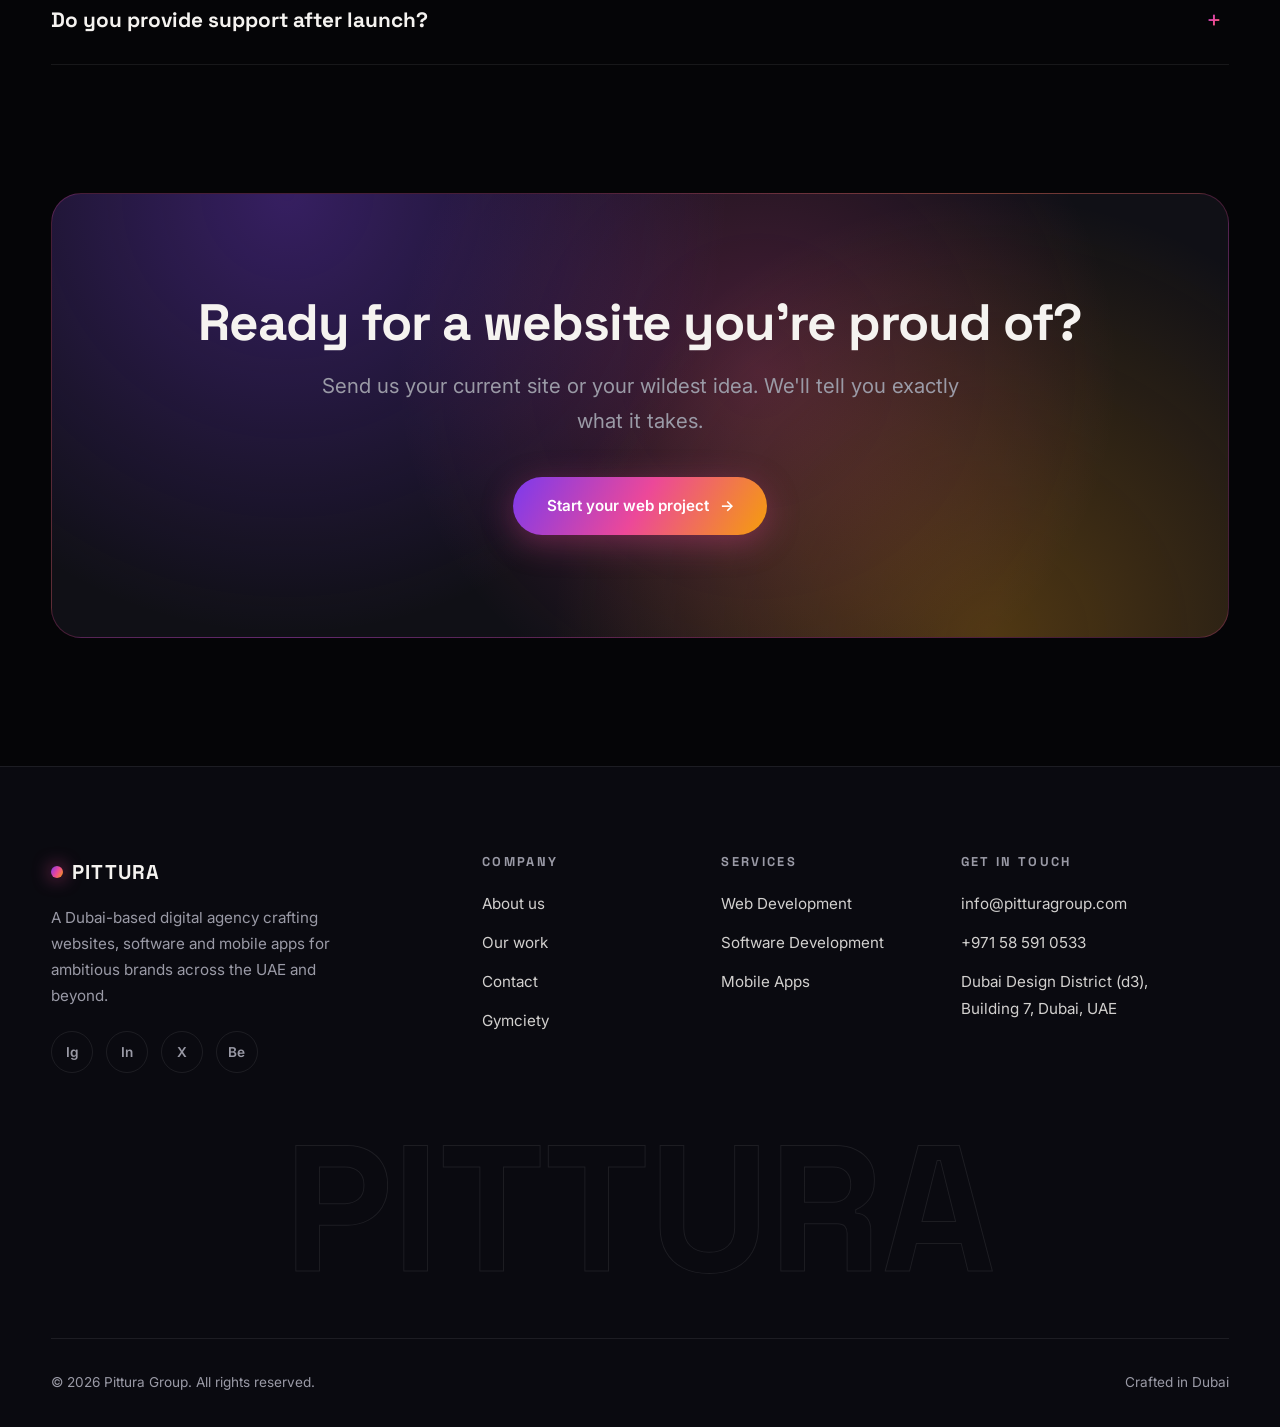
<file: web-development.html>
<!DOCTYPE html>
<html lang="en">
<head>
  <meta charset="UTF-8">
  <meta name="viewport" content="width=device-width, initial-scale=1.0">
  <title>Web Development in Dubai — Pittura Group</title>
  <meta name="description" content="High-performance websites, e-commerce and web platforms built in Dubai by Pittura Group. Fast, accessible, search-friendly and beautiful.">
  <link rel="icon" href="data:image/svg+xml,%3Csvg xmlns='http://www.w3.org/2000/svg' viewBox='0 0 100 100'%3E%3Cdefs%3E%3ClinearGradient id='g' x1='0' y1='0' x2='1' y2='1'%3E%3Cstop offset='0' stop-color='%237c3aed'/%3E%3Cstop offset='.5' stop-color='%23ec4899'/%3E%3Cstop offset='1' stop-color='%23f59e0b'/%3E%3C/linearGradient%3E%3C/defs%3E%3Ccircle cx='50' cy='50' r='42' fill='url(%23g)'/%3E%3C/svg%3E">
  <link rel="preconnect" href="https://fonts.googleapis.com">
  <link rel="preconnect" href="https://fonts.gstatic.com" crossorigin>
  <link href="https://fonts.googleapis.com/css2?family=Space+Grotesk:wght@500;600;700&family=Inter:wght@400;500;600&display=swap" rel="stylesheet">
  <link rel="stylesheet" href="css/style.css">
</head>
<body>

  <div class="cursor-dot"></div>
  <div class="cursor-ring"></div>

  <header class="nav">
    <div class="nav-inner">
      <a href="index.html" class="nav-logo"><span class="dot"></span>Pittura</a>
      <nav class="nav-links">
        <a href="index.html">Home</a>
        <a href="services.html" class="active">Services</a>
        <a href="work.html">Work</a>
        <a href="about.html">About</a>
        <a href="contact.html">Contact</a>
        <a href="contact.html" class="btn btn-paint nav-cta">Start a project</a>
      </nav>
      <button class="nav-toggle" aria-label="Menu"><span></span><span></span><span></span></button>
    </div>
  </header>

  <section class="page-hero">
    <div class="container">
      <div class="breadcrumb"><a href="index.html">Home</a><span class="sep">/</span><a href="services.html">Services</a><span class="sep">/</span><span>Web Development</span></div>
      <h1 class="display-lg">Web experiences<br>that <span class="text-paint">convert.</span></h1>
      <p class="lead" style="margin-top:1.5rem">Your website is your hardest-working salesperson. We make sure it's also your best-looking one — fast, accessible, and built to rank.</p>
      <div class="hero-actions" style="margin-top:2.2rem">
        <a href="contact.html" class="btn btn-paint">Get a quote <span class="arrow">→</span></a>
        <a href="work.html" class="btn btn-ghost">See web projects</a>
      </div>
    </div>
  </section>

  <section class="section">
    <div class="section-glow glow-violet" style="top:0;left:-15%"></div>
    <div class="container" style="position:relative;z-index:1">
      <div class="section-head">
        <div>
          <div class="eyebrow reveal">What we build</div>
          <h2 class="display-lg reveal">Every kind of <span class="text-paint">web.</span></h2>
        </div>
      </div>
      <div class="grid-3">
        <div class="card tilt reveal"><div class="card-icon"><svg viewBox="0 0 24 24" width="26" height="26" fill="none" stroke="currentColor" stroke-width="2" stroke-linecap="round" stroke-linejoin="round"><rect x="2" y="3" width="20" height="14" rx="2"/><line x1="8" y1="21" x2="16" y2="21"/><line x1="12" y1="17" x2="12" y2="21"/></svg></div><h3>Corporate websites</h3><p>Brand-defining sites for enterprises, government entities and scale-ups — multilingual, CMS-driven and easy to maintain.</p></div>
        <div class="card tilt reveal reveal-d1"><div class="card-icon"><svg viewBox="0 0 24 24" width="26" height="26" fill="none" stroke="currentColor" stroke-width="2" stroke-linecap="round" stroke-linejoin="round"><circle cx="9" cy="21" r="1"/><circle cx="20" cy="21" r="1"/><path d="M1 1h4l2.68 13.39a2 2 0 0 0 2 1.61h9.72a2 2 0 0 0 2-1.61L23 6H6"/></svg></div><h3>E-commerce</h3><p>Shopify, WooCommerce and headless storefronts with payment gateways, logistics integrations and conversion-first UX.</p></div>
        <div class="card tilt reveal reveal-d2"><div class="card-icon"><svg viewBox="0 0 24 24" width="26" height="26" fill="none" stroke="currentColor" stroke-width="2" stroke-linecap="round" stroke-linejoin="round"><line x1="12" y1="20" x2="12" y2="10"/><line x1="18" y1="20" x2="18" y2="4"/><line x1="6" y1="20" x2="6" y2="16"/></svg></div><h3>Web applications</h3><p>Customer portals, booking engines, dashboards and SaaS frontends built on React, Next.js and modern tooling.</p></div>
        <div class="card tilt reveal"><div class="card-icon"><svg viewBox="0 0 24 24" width="26" height="26" fill="none" stroke="currentColor" stroke-width="2" stroke-linecap="round" stroke-linejoin="round"><polygon points="13 2 3 14 12 14 11 22 21 10 12 10 13 2"/></svg></div><h3>Landing pages</h3><p>Campaign and product pages engineered for speed and A/B testing — launch in days, not months.</p></div>
        <div class="card tilt reveal reveal-d1"><div class="card-icon"><svg viewBox="0 0 24 24" width="26" height="26" fill="none" stroke="currentColor" stroke-width="2" stroke-linecap="round" stroke-linejoin="round"><polygon points="12 2 2 7 12 12 22 7 12 2"/><polyline points="2 17 12 22 22 17"/><polyline points="2 12 12 17 22 12"/></svg></div><h3>Headless CMS</h3><p>Sanity, Strapi and Contentful builds that free your content from your code — publish anywhere, instantly.</p></div>
        <div class="card tilt reveal reveal-d2"><div class="card-icon"><svg viewBox="0 0 24 24" width="26" height="26" fill="none" stroke="currentColor" stroke-width="2" stroke-linecap="round" stroke-linejoin="round"><path d="M14.7 6.3a1 1 0 0 0 0 1.4l1.6 1.6a1 1 0 0 0 1.4 0l3.77-3.77a6 6 0 0 1-7.94 7.94l-6.91 6.91a2.12 2.12 0 0 1-3-3l6.91-6.91a6 6 0 0 1 7.94-7.94l-3.76 3.76z"/></svg></div><h3>Redesigns &amp; rescues</h3><p>Inherited a slow, broken or dated site? We audit, rebuild and migrate with zero downtime and zero lost SEO.</p></div>
      </div>
    </div>
  </section>

  <section class="section" style="padding-top:0">
    <div class="container">
      <div class="feature-row">
        <div class="reveal">
          <div class="eyebrow">Why it matters</div>
          <h2 class="display-md">Performance is a feature.</h2>
          <p class="lead" style="margin-top:1rem">Every 100ms of load time costs conversions. Every accessibility failure costs customers. We treat speed and inclusivity as non-negotiable.</p>
          <ul class="checklist">
            <li>95+ Lighthouse scores as a launch requirement</li>
            <li>WCAG 2.2 AA accessibility baked in, not bolted on</li>
            <li>Technical SEO from information architecture to schema markup</li>
            <li>Arabic/English bilingual &amp; RTL-first builds for the region</li>
          </ul>
        </div>
        <div class="feature-visual reveal reveal-d1" style="background:conic-gradient(from 210deg at 60% 40%, #1e1b4b, #7c3aed 40%, #0a0a10 75%)">
          <span class="big-icon"><svg viewBox="0 0 24 24" fill="none" stroke="currentColor" stroke-width="1.5" stroke-linecap="round" stroke-linejoin="round"><polygon points="13 2 3 14 12 14 11 22 21 10 12 10 13 2"/></svg></span>
        </div>
      </div>
    </div>
  </section>

  <div class="marquee">
    <div class="marquee-track outline">
      <span>Next.js</span><span>React</span><span>Vue</span><span>Astro</span><span>Shopify</span><span>WordPress</span><span>Sanity</span><span>Tailwind</span><span>Vercel</span>
      <span>Next.js</span><span>React</span><span>Vue</span><span>Astro</span><span>Shopify</span><span>WordPress</span><span>Sanity</span><span>Tailwind</span><span>Vercel</span>
    </div>
  </div>

  <section class="section">
    <div class="container">
      <div class="section-head">
        <div>
          <div class="eyebrow reveal">FAQ</div>
          <h2 class="display-lg reveal">Good <span class="text-paint">questions.</span></h2>
        </div>
      </div>
      <div>
        <div class="faq-item reveal">
          <button class="faq-q">How long does a website project take?</button>
          <div class="faq-a"><p>A focused marketing site typically ships in 4–6 weeks. E-commerce and web applications usually run 8–16 weeks depending on scope. We'll give you a concrete timeline after a discovery call — and we hit it.</p></div>
        </div>
        <div class="faq-item reveal">
          <button class="faq-q">How much does a website cost?</button>
          <div class="faq-a"><p>It depends on scope, complexity and integrations — a campaign landing page and a multi-region e-commerce platform are very different builds. After a free discovery call you'll receive a fixed-scope, itemised quote, so there are never surprise invoices.</p></div>
        </div>
        <div class="faq-item reveal">
          <button class="faq-q">Can you work with our existing brand and CMS?</button>
          <div class="faq-a"><p>Absolutely. We regularly build within existing brand guidelines and integrate with WordPress, Shopify, Sanity, Strapi, Contentful and custom CMS platforms — or migrate you to a better one.</p></div>
        </div>
        <div class="faq-item reveal">
          <button class="faq-q">Do you provide support after launch?</button>
          <div class="faq-a"><p>Yes. Every build includes a warranty period, and most clients stay on a monthly care plan covering hosting, monitoring, updates, and a bank of design/dev hours for improvements.</p></div>
        </div>
      </div>
    </div>
  </section>

  <section class="section" style="padding-top:0">
    <div class="container">
      <div class="cta-band reveal">
        <h2 class="display-md">Ready for a website you're proud of?</h2>
        <p class="lead">Send us your current site or your wildest idea. We'll tell you exactly what it takes.</p>
        <a href="contact.html" class="btn btn-paint">Start your web project <span class="arrow">→</span></a>
      </div>
    </div>
  </section>

  <footer class="footer">
    <div class="container">
      <div class="footer-grid">
        <div class="footer-brand">
          <a href="index.html" class="nav-logo"><span class="dot"></span>Pittura</a>
          <p>A Dubai-based digital agency crafting websites, software and mobile apps for ambitious brands across the UAE and beyond.</p>
          <div class="socials">
            <a href="#" aria-label="Instagram">Ig</a>
            <a href="#" aria-label="LinkedIn">In</a>
            <a href="#" aria-label="X">X</a>
            <a href="#" aria-label="Behance">Be</a>
          </div>
        </div>
        <div>
          <h4>Company</h4>
          <ul class="footer-links">
            <li><a href="about.html">About us</a></li>
            <li><a href="work.html">Our work</a></li>
            <li><a href="contact.html">Contact</a></li>
            <li><a href="https://gymciety.net" target="_blank" rel="noopener">Gymciety</a></li>
          </ul>
        </div>
        <div>
          <h4>Services</h4>
          <ul class="footer-links">
            <li><a href="web-development.html">Web Development</a></li>
            <li><a href="software-development.html">Software Development</a></li>
            <li><a href="mobile-apps.html">Mobile Apps</a></li>
          </ul>
        </div>
        <div>
          <h4>Get in touch</h4>
          <ul class="footer-links">
            <li><a href="mailto:info@pitturagroup.com">info@pitturagroup.com</a></li>
            <li><a href="tel:+971585910533">+971 58 591 0533</a></li>
            <li><a href="contact.html">Dubai Design District (d3),<br>Building 7, Dubai, UAE</a></li>
          </ul>
        </div>
      </div>
      <div class="footer-big">Pittura</div>
      <div class="footer-bottom">
        <span>© <span id="year"></span> Pittura Group. All rights reserved.</span>
        <span>Crafted in Dubai</span>
      </div>
    </div>
  </footer>

  <script src="js/main.js"></script>
</body>
</html>
</file>
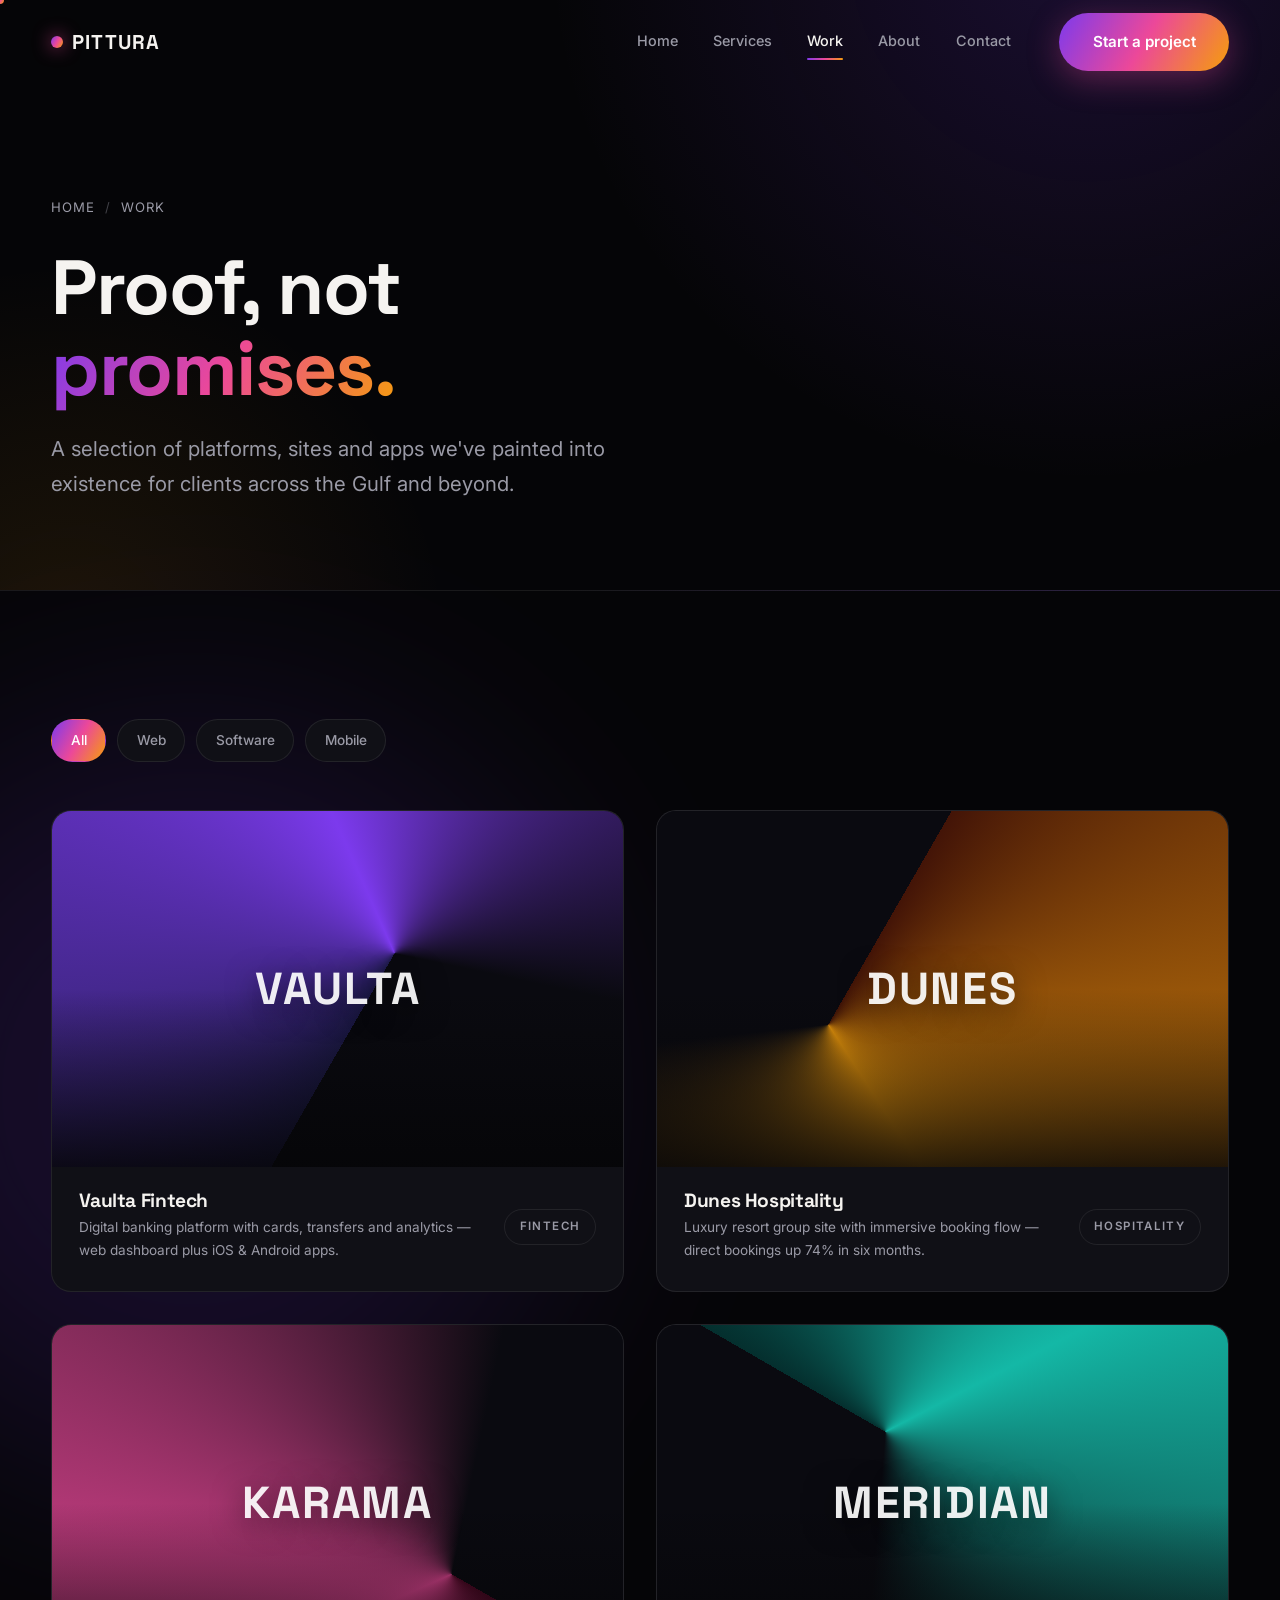
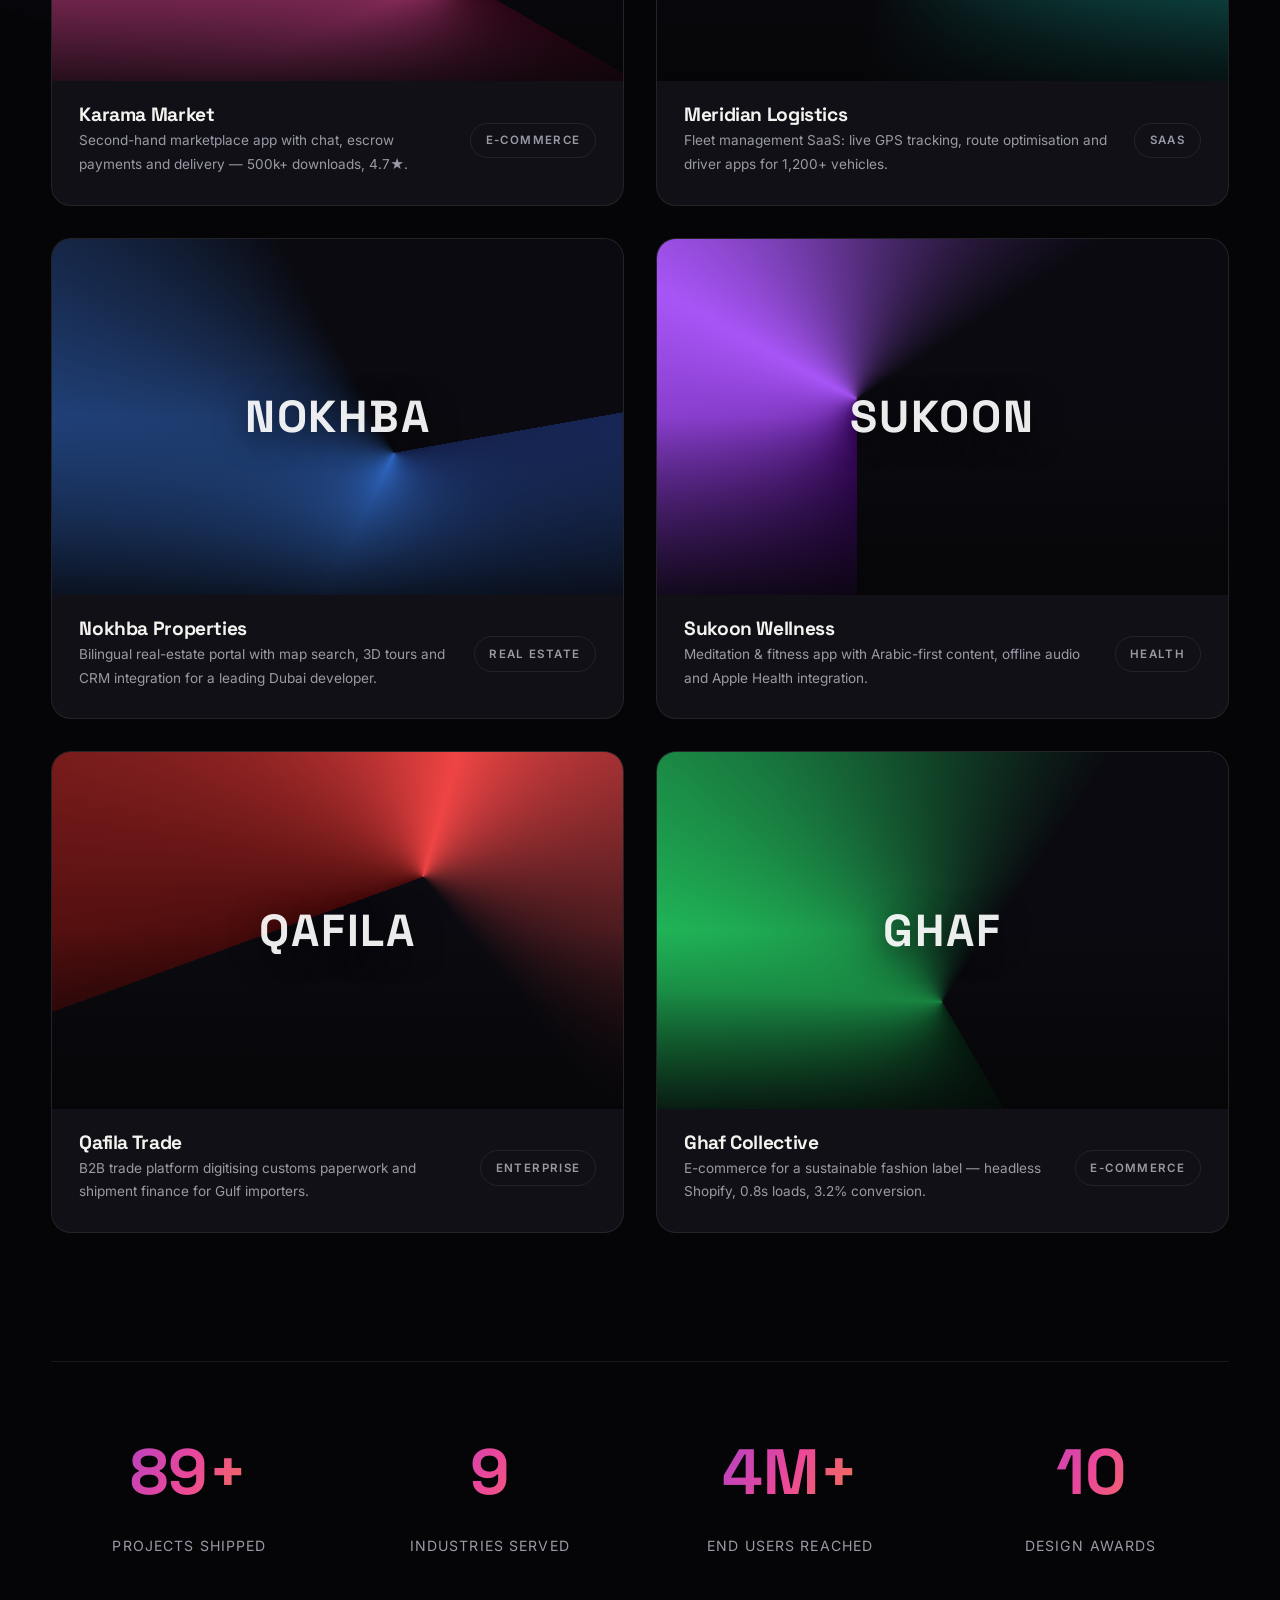
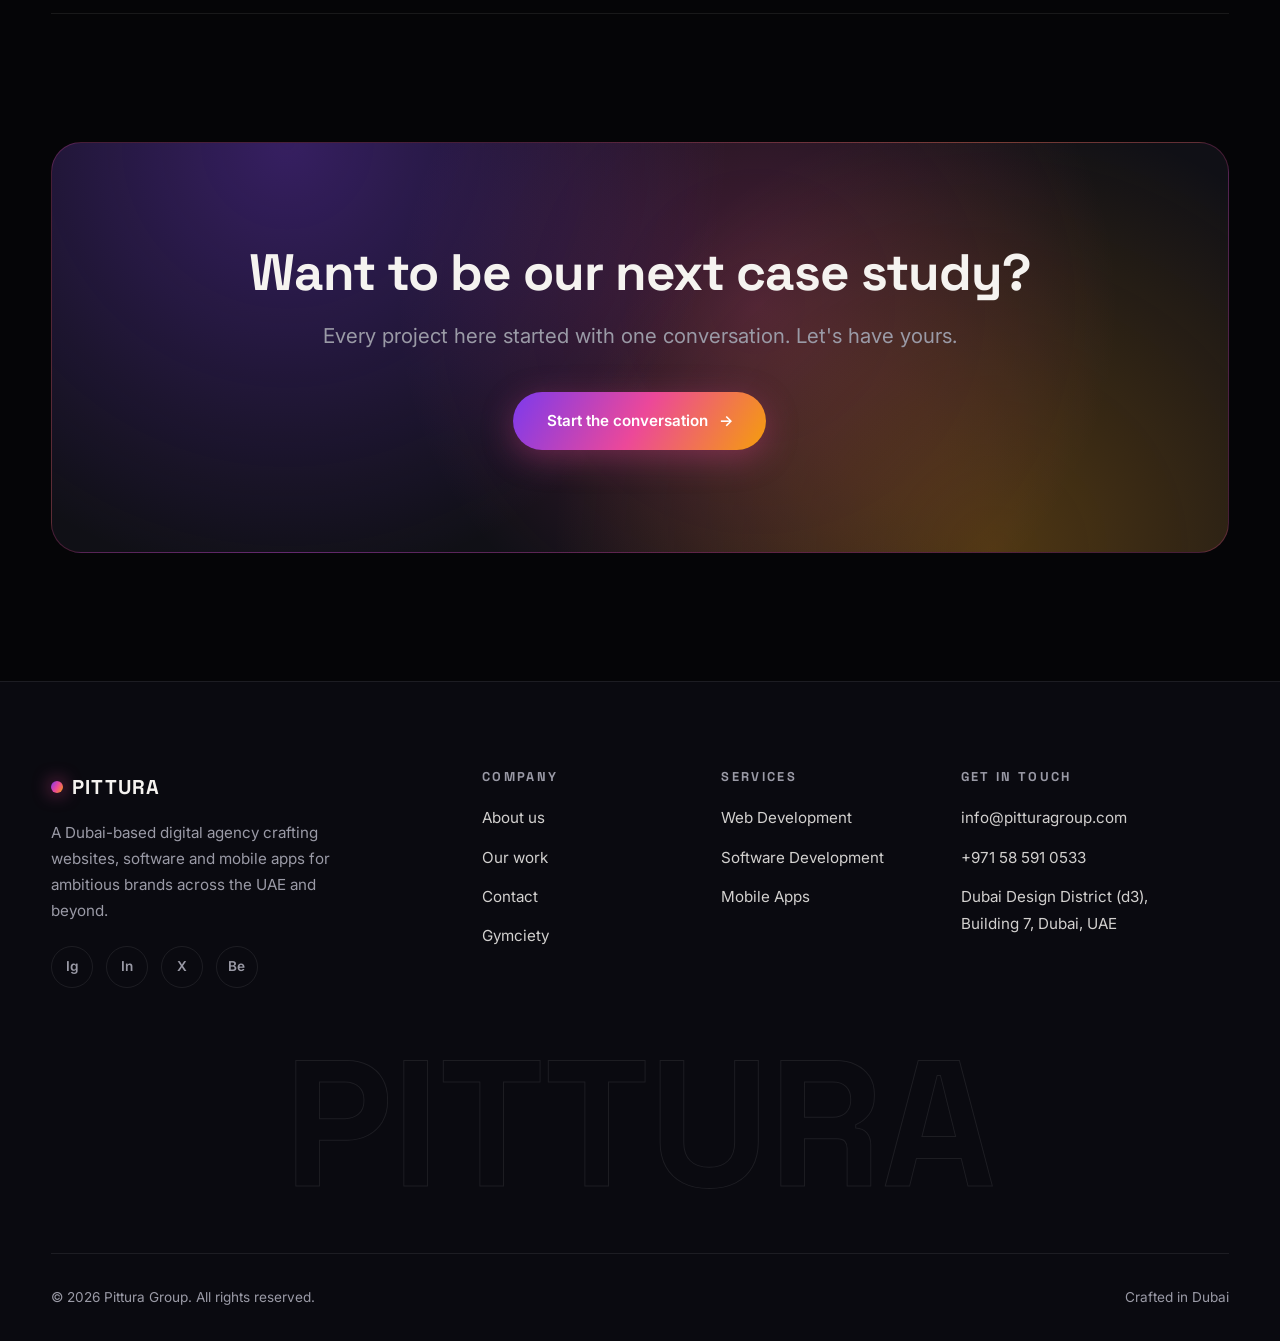
<file: work.html>
<!DOCTYPE html>
<html lang="en">
<head>
  <meta charset="UTF-8">
  <meta name="viewport" content="width=device-width, initial-scale=1.0">
  <title>Our Work — Pittura Group</title>
  <meta name="description" content="Selected projects by Pittura Group: fintech platforms, hospitality experiences, e-commerce, SaaS and mobile apps built in Dubai.">
  <link rel="icon" href="data:image/svg+xml,%3Csvg xmlns='http://www.w3.org/2000/svg' viewBox='0 0 100 100'%3E%3Cdefs%3E%3ClinearGradient id='g' x1='0' y1='0' x2='1' y2='1'%3E%3Cstop offset='0' stop-color='%237c3aed'/%3E%3Cstop offset='.5' stop-color='%23ec4899'/%3E%3Cstop offset='1' stop-color='%23f59e0b'/%3E%3C/linearGradient%3E%3C/defs%3E%3Ccircle cx='50' cy='50' r='42' fill='url(%23g)'/%3E%3C/svg%3E">
  <link rel="preconnect" href="https://fonts.googleapis.com">
  <link rel="preconnect" href="https://fonts.gstatic.com" crossorigin>
  <link href="https://fonts.googleapis.com/css2?family=Space+Grotesk:wght@500;600;700&family=Inter:wght@400;500;600&display=swap" rel="stylesheet">
  <link rel="stylesheet" href="css/style.css">
  <style>
    .filters { display: flex; gap: 0.7rem; flex-wrap: wrap; margin-bottom: 3rem; }
    .filters .pill { border: 1px solid var(--line); background: var(--surface); color: var(--muted); }
    .filters .pill.active { background: var(--paint); color: #fff; border-color: transparent; }
  </style>
</head>
<body>

  <div class="cursor-dot"></div>
  <div class="cursor-ring"></div>

  <header class="nav">
    <div class="nav-inner">
      <a href="index.html" class="nav-logo"><span class="dot"></span>Pittura</a>
      <nav class="nav-links">
        <a href="index.html">Home</a>
        <a href="services.html">Services</a>
        <a href="work.html" class="active">Work</a>
        <a href="about.html">About</a>
        <a href="contact.html">Contact</a>
        <a href="contact.html" class="btn btn-paint nav-cta">Start a project</a>
      </nav>
      <button class="nav-toggle" aria-label="Menu"><span></span><span></span><span></span></button>
    </div>
  </header>

  <section class="page-hero">
    <div class="container">
      <div class="breadcrumb"><a href="index.html">Home</a><span class="sep">/</span><span>Work</span></div>
      <h1 class="display-lg">Proof, not<br><span class="text-paint">promises.</span></h1>
      <p class="lead" style="margin-top:1.5rem">A selection of platforms, sites and apps we've painted into existence for clients across the Gulf and beyond.</p>
    </div>
  </section>

  <section class="section">
    <div class="section-glow glow-violet" style="top:5%;left:-15%"></div>
    <div class="container" style="position:relative;z-index:1">
      <div class="filters reveal">
        <button class="pill active" data-filter="all">All</button>
        <button class="pill" data-filter="web">Web</button>
        <button class="pill" data-filter="software">Software</button>
        <button class="pill" data-filter="mobile">Mobile</button>
      </div>
      <div class="work-grid">
        <div class="work-card reveal" data-cat="software">
          <div class="work-thumb"><div class="thumb-art art-1"></div><span class="thumb-word">Vaulta</span></div>
          <div class="work-meta">
            <div><h3>Vaulta Fintech</h3><p>Digital banking platform with cards, transfers and analytics — web dashboard plus iOS &amp; Android apps.</p></div>
            <span class="work-tag">Fintech</span>
          </div>
        </div>
        <div class="work-card reveal reveal-d1" data-cat="web">
          <div class="work-thumb"><div class="thumb-art art-2"></div><span class="thumb-word">Dunes</span></div>
          <div class="work-meta">
            <div><h3>Dunes Hospitality</h3><p>Luxury resort group site with immersive booking flow — direct bookings up 74% in six months.</p></div>
            <span class="work-tag">Hospitality</span>
          </div>
        </div>
        <div class="work-card reveal" data-cat="mobile">
          <div class="work-thumb"><div class="thumb-art art-3"></div><span class="thumb-word">Karama</span></div>
          <div class="work-meta">
            <div><h3>Karama Market</h3><p>Second-hand marketplace app with chat, escrow payments and delivery — 500k+ downloads, 4.7★.</p></div>
            <span class="work-tag">E-Commerce</span>
          </div>
        </div>
        <div class="work-card reveal reveal-d1" data-cat="software">
          <div class="work-thumb"><div class="thumb-art art-4"></div><span class="thumb-word">Meridian</span></div>
          <div class="work-meta">
            <div><h3>Meridian Logistics</h3><p>Fleet management SaaS: live GPS tracking, route optimisation and driver apps for 1,200+ vehicles.</p></div>
            <span class="work-tag">SaaS</span>
          </div>
        </div>
        <div class="work-card reveal" data-cat="web">
          <div class="work-thumb"><div class="thumb-art art-5"></div><span class="thumb-word">Nokhba</span></div>
          <div class="work-meta">
            <div><h3>Nokhba Properties</h3><p>Bilingual real-estate portal with map search, 3D tours and CRM integration for a leading Dubai developer.</p></div>
            <span class="work-tag">Real Estate</span>
          </div>
        </div>
        <div class="work-card reveal reveal-d1" data-cat="mobile">
          <div class="work-thumb"><div class="thumb-art art-6"></div><span class="thumb-word">Sukoon</span></div>
          <div class="work-meta">
            <div><h3>Sukoon Wellness</h3><p>Meditation &amp; fitness app with Arabic-first content, offline audio and Apple Health integration.</p></div>
            <span class="work-tag">Health</span>
          </div>
        </div>
        <div class="work-card reveal" data-cat="software">
          <div class="work-thumb"><div class="thumb-art art-7"></div><span class="thumb-word">Qafila</span></div>
          <div class="work-meta">
            <div><h3>Qafila Trade</h3><p>B2B trade platform digitising customs paperwork and shipment finance for Gulf importers.</p></div>
            <span class="work-tag">Enterprise</span>
          </div>
        </div>
        <div class="work-card reveal reveal-d1" data-cat="web">
          <div class="work-thumb"><div class="thumb-art art-8"></div><span class="thumb-word">Ghaf</span></div>
          <div class="work-meta">
            <div><h3>Ghaf Collective</h3><p>E-commerce for a sustainable fashion label — headless Shopify, 0.8s loads, 3.2% conversion.</p></div>
            <span class="work-tag">E-Commerce</span>
          </div>
        </div>
      </div>
    </div>
  </section>

  <section class="section" style="padding-top:0">
    <div class="container">
      <div class="stats reveal">
        <div class="stat"><div class="stat-value" data-count="120" data-suffix="+">0</div><div class="stat-label">Projects shipped</div></div>
        <div class="stat"><div class="stat-value" data-count="12" data-suffix="">0</div><div class="stat-label">Industries served</div></div>
        <div class="stat"><div class="stat-value" data-count="6" data-suffix="M+">0</div><div class="stat-label">End users reached</div></div>
        <div class="stat"><div class="stat-value" data-count="14" data-suffix="">0</div><div class="stat-label">Design awards</div></div>
      </div>
    </div>
  </section>

  <section class="section" style="padding-top:0">
    <div class="container">
      <div class="cta-band reveal">
        <h2 class="display-md">Want to be our next case study?</h2>
        <p class="lead">Every project here started with one conversation. Let's have yours.</p>
        <a href="contact.html" class="btn btn-paint">Start the conversation <span class="arrow">→</span></a>
      </div>
    </div>
  </section>

  <footer class="footer">
    <div class="container">
      <div class="footer-grid">
        <div class="footer-brand">
          <a href="index.html" class="nav-logo"><span class="dot"></span>Pittura</a>
          <p>A Dubai-based digital agency crafting websites, software and mobile apps for ambitious brands across the UAE and beyond.</p>
          <div class="socials">
            <a href="#" aria-label="Instagram">Ig</a>
            <a href="#" aria-label="LinkedIn">In</a>
            <a href="#" aria-label="X">X</a>
            <a href="#" aria-label="Behance">Be</a>
          </div>
        </div>
        <div>
          <h4>Company</h4>
          <ul class="footer-links">
            <li><a href="about.html">About us</a></li>
            <li><a href="work.html">Our work</a></li>
            <li><a href="contact.html">Contact</a></li>
            <li><a href="https://gymciety.net" target="_blank" rel="noopener">Gymciety</a></li>
          </ul>
        </div>
        <div>
          <h4>Services</h4>
          <ul class="footer-links">
            <li><a href="web-development.html">Web Development</a></li>
            <li><a href="software-development.html">Software Development</a></li>
            <li><a href="mobile-apps.html">Mobile Apps</a></li>
          </ul>
        </div>
        <div>
          <h4>Get in touch</h4>
          <ul class="footer-links">
            <li><a href="mailto:info@pitturagroup.com">info@pitturagroup.com</a></li>
            <li><a href="tel:+971585910533">+971 58 591 0533</a></li>
            <li><a href="contact.html">Dubai Design District (d3),<br>Building 7, Dubai, UAE</a></li>
          </ul>
        </div>
      </div>
      <div class="footer-big">Pittura</div>
      <div class="footer-bottom">
        <span>© <span id="year"></span> Pittura Group. All rights reserved.</span>
        <span>Crafted in Dubai</span>
      </div>
    </div>
  </footer>

  <script src="js/main.js"></script>
</body>
</html>
</file>
<file: css/style.css>
/* ============================================================
   PITTURA GROUP — Design System
   Dark canvas, liquid-paint gradient accents
   ============================================================ */

:root {
  --bg: #050507;
  --bg-2: #0a0a10;
  --surface: #101016;
  --surface-2: #16161f;
  --line: rgba(255, 255, 255, 0.08);
  --text: #f5f3f0;
  --muted: #9a9aa6;
  --violet: #7c3aed;
  --magenta: #ec4899;
  --amber: #f59e0b;
  --paint: linear-gradient(120deg, #7c3aed 0%, #ec4899 50%, #f59e0b 100%);
  --font-display: "Space Grotesk", sans-serif;
  --font-body: "Inter", sans-serif;
  --nav-h: 84px;
  --radius: 20px;
  --ease: cubic-bezier(0.22, 1, 0.36, 1);
}

*, *::before, *::after { margin: 0; padding: 0; box-sizing: border-box; }

html { scroll-behavior: smooth; }

body {
  background: var(--bg);
  color: var(--text);
  font-family: var(--font-body);
  font-size: 16px;
  line-height: 1.7;
  -webkit-font-smoothing: antialiased;
  overflow-x: hidden;
}

::selection { background: var(--magenta); color: #fff; }

img { max-width: 100%; display: block; }
a { color: inherit; text-decoration: none; }
ul { list-style: none; }
button { font: inherit; cursor: pointer; }

.container { width: min(1240px, 92%); margin-inline: auto; }

/* ---------- Typography ---------- */
h1, h2, h3, h4 { font-family: var(--font-display); font-weight: 700; line-height: 1.05; letter-spacing: -0.02em; }

.display-xl { font-size: clamp(3rem, 9vw, 8rem); font-weight: 700; text-transform: uppercase; }
.display-lg { font-size: clamp(2.4rem, 6vw, 5rem); font-weight: 700; }
.display-md { font-size: clamp(1.8rem, 4vw, 3.2rem); }
.display-sm { font-size: clamp(1.3rem, 2.5vw, 1.8rem); }

.text-paint {
  background: var(--paint);
  -webkit-background-clip: text;
  background-clip: text;
  -webkit-text-fill-color: transparent;
  color: transparent;
}

.text-outline {
  -webkit-text-stroke: 1.5px rgba(255, 255, 255, 0.35);
  color: transparent;
}

.eyebrow {
  display: inline-flex;
  align-items: center;
  gap: 0.6rem;
  font-size: 0.78rem;
  font-weight: 600;
  letter-spacing: 0.22em;
  text-transform: uppercase;
  color: var(--muted);
  margin-bottom: 1.4rem;
}
.eyebrow::before {
  content: "";
  width: 34px; height: 2px;
  background: var(--paint);
  border-radius: 2px;
}

.lead { font-size: clamp(1.05rem, 1.6vw, 1.3rem); color: var(--muted); max-width: 640px; }

/* ---------- Preloader ---------- */
.preloader {
  position: fixed; inset: 0; z-index: 9999;
  background: var(--bg);
  display: flex; align-items: center; justify-content: center;
  flex-direction: column; gap: 1.5rem;
  transition: opacity 0.7s var(--ease), visibility 0.7s;
}
.preloader.done { opacity: 0; visibility: hidden; }
.preloader-logo {
  font-family: var(--font-display);
  font-size: clamp(2rem, 6vw, 4rem);
  font-weight: 700;
  text-transform: uppercase;
  letter-spacing: 0.05em;
  background: var(--paint);
  -webkit-background-clip: text;
  background-clip: text;
  -webkit-text-fill-color: transparent;
  animation: pulse 1.4s ease-in-out infinite;
}
.preloader-bar {
  width: 180px; height: 2px;
  background: var(--line);
  border-radius: 2px;
  overflow: hidden;
}
.preloader-bar span {
  display: block; height: 100%; width: 0;
  background: var(--paint);
  transition: width 0.3s ease;
}
@keyframes pulse { 50% { opacity: 0.55; } }

/* ---------- Custom cursor ---------- */
.cursor-dot, .cursor-ring {
  position: fixed; top: 0; left: 0;
  pointer-events: none; z-index: 9998;
  border-radius: 50%;
  transform: translate(-50%, -50%);
}
.cursor-dot {
  width: 8px; height: 8px;
  background: var(--paint);
}
.cursor-ring {
  width: 40px; height: 40px;
  border: 1.5px solid rgba(236, 72, 153, 0.55);
  transition: width 0.3s var(--ease), height 0.3s var(--ease),
              border-color 0.3s, background 0.3s;
}
.cursor-ring.hovering {
  width: 72px; height: 72px;
  background: rgba(236, 72, 153, 0.08);
  border-color: rgba(245, 158, 11, 0.7);
}
@media (hover: none), (max-width: 820px) {
  .cursor-dot, .cursor-ring { display: none; }
}

/* ---------- Nav ---------- */
.nav {
  position: fixed; top: 0; left: 0; right: 0; z-index: 100;
  height: var(--nav-h);
  display: flex; align-items: center;
  transition: background 0.4s, backdrop-filter 0.4s, height 0.4s, border-color 0.4s;
  border-bottom: 1px solid transparent;
}
.nav.scrolled {
  height: 68px;
  background: rgba(5, 5, 7, 0.72);
  backdrop-filter: blur(18px);
  -webkit-backdrop-filter: blur(18px);
  border-bottom-color: var(--line);
}
.nav-inner {
  width: min(1240px, 92%); margin-inline: auto;
  display: flex; align-items: center; justify-content: space-between;
}
.nav-logo {
  font-family: var(--font-display);
  font-weight: 700; font-size: 1.25rem;
  text-transform: uppercase; letter-spacing: 0.06em;
  display: flex; align-items: center; gap: 0.55rem;
}
.nav-logo .dot {
  width: 12px; height: 12px; border-radius: 50%;
  background: var(--paint);
  box-shadow: 0 0 18px rgba(236, 72, 153, 0.8);
}
.nav-links { display: flex; gap: 2.2rem; align-items: center; }
.nav-links a:not(.btn) {
  font-size: 0.9rem; font-weight: 500;
  color: var(--muted);
  position: relative;
  transition: color 0.3s;
  padding: 0.4rem 0;
}
.nav-links a:not(.btn)::after {
  content: ""; position: absolute; bottom: 0; left: 0;
  width: 100%; height: 2px;
  background: var(--paint); border-radius: 2px;
  transform: scaleX(0); transform-origin: right;
  transition: transform 0.4s var(--ease);
}
.nav-links a:not(.btn):hover, .nav-links a:not(.btn).active { color: var(--text); }
.nav-links a:not(.btn):hover::after, .nav-links a:not(.btn).active::after {
  transform: scaleX(1); transform-origin: left;
}
.nav-cta { margin-left: 0.8rem; padding: 0.7rem 1.5rem; font-size: 0.88rem; }

.nav-toggle {
  display: none;
  background: none; border: none;
  width: 44px; height: 44px;
  position: relative; z-index: 102;
}
.nav-toggle span {
  display: block; width: 26px; height: 2px;
  background: var(--text); margin: 6px auto;
  transition: transform 0.35s var(--ease), opacity 0.3s;
}
.nav-toggle.open span:nth-child(1) { transform: translateY(8px) rotate(45deg); }
.nav-toggle.open span:nth-child(2) { opacity: 0; }
.nav-toggle.open span:nth-child(3) { transform: translateY(-8px) rotate(-45deg); }

@media (max-width: 820px) {
  .nav-toggle { display: block; }
  .nav-links {
    position: fixed; inset: 0; z-index: 101;
    background: rgba(5, 5, 7, 0.97);
    backdrop-filter: blur(20px);
    flex-direction: column; justify-content: center;
    gap: 2rem;
    opacity: 0; visibility: hidden;
    transition: opacity 0.4s, visibility 0.4s;
  }
  .nav-links.open { opacity: 1; visibility: visible; }
  .nav-links a:not(.btn) { font-size: 1.6rem; font-family: var(--font-display); font-weight: 700; }
  .nav-cta { margin-left: 0; }
}

/* ---------- Buttons ---------- */
.btn {
  display: inline-flex; align-items: center; gap: 0.7rem;
  padding: 1rem 2.1rem;
  border-radius: 999px;
  font-weight: 600; font-size: 0.95rem;
  border: none;
  position: relative; overflow: hidden;
  transition: transform 0.3s var(--ease), box-shadow 0.3s;
  will-change: transform;
}
.btn-paint {
  background: var(--paint);
  color: #fff;
  box-shadow: 0 8px 32px rgba(236, 72, 153, 0.35);
}
.btn-paint:hover { box-shadow: 0 12px 44px rgba(236, 72, 153, 0.55); }
.btn-paint::before {
  content: ""; position: absolute; inset: 0;
  background: linear-gradient(120deg, transparent 30%, rgba(255,255,255,0.35) 50%, transparent 70%);
  transform: translateX(-120%);
  transition: transform 0.7s var(--ease);
}
.btn-paint:hover::before { transform: translateX(120%); }
.btn-ghost {
  background: transparent;
  color: var(--text);
  border: 1px solid var(--line);
  backdrop-filter: blur(6px);
}
.btn-ghost:hover { border-color: rgba(236, 72, 153, 0.6); background: rgba(236, 72, 153, 0.06); }
.btn .arrow { transition: transform 0.3s var(--ease); }
.btn:hover .arrow { transform: translateX(5px); }

/* ---------- Hero ---------- */
.hero {
  position: relative;
  min-height: 100svh;
  display: flex; align-items: center;
  padding-top: var(--nav-h);
  overflow: hidden;
}
.hero-inner { position: relative; z-index: 2; }
#aurora {
  position: absolute; inset: 0; z-index: 0;
  width: 100%; height: 100%;
}
.hero-grain, .grain {
  position: absolute; inset: 0; z-index: 1;
  pointer-events: none;
  opacity: 0.5;
  background-image: url("data:image/svg+xml,%3Csvg xmlns='http://www.w3.org/2000/svg' width='120' height='120'%3E%3Cfilter id='n'%3E%3CfeTurbulence type='fractalNoise' baseFrequency='0.85' numOctaves='2'/%3E%3CfeColorMatrix type='saturate' values='0'/%3E%3C/filter%3E%3Crect width='120' height='120' filter='url(%23n)' opacity='0.05'/%3E%3C/svg%3E");
}
.hero-tag {
  display: inline-flex; align-items: center; gap: 0.7rem;
  padding: 0.5rem 1.2rem;
  border: 1px solid var(--line);
  border-radius: 999px;
  font-size: 0.82rem; letter-spacing: 0.14em; text-transform: uppercase;
  color: var(--muted);
  backdrop-filter: blur(8px);
  margin-bottom: 2rem;
}
.hero-tag .pulse {
  width: 8px; height: 8px; border-radius: 50%;
  background: #22c55e;
  box-shadow: 0 0 0 0 rgba(34, 197, 94, 0.7);
  animation: ping 2s infinite;
}
@keyframes ping {
  70% { box-shadow: 0 0 0 10px rgba(34, 197, 94, 0); }
  100% { box-shadow: 0 0 0 0 rgba(34, 197, 94, 0); }
}
.hero h1 { margin-bottom: 2rem; }
.hero h1 .line { display: block; overflow: hidden; }
.hero h1 .line span {
  display: block;
  transform: translateY(110%);
  animation: rise 1s var(--ease) forwards;
}
.hero h1 .line:nth-child(2) span { animation-delay: 0.12s; }
.hero h1 .line:nth-child(3) span { animation-delay: 0.24s; }
@keyframes rise { to { transform: translateY(0); } }
.hero-actions { display: flex; gap: 1.1rem; flex-wrap: wrap; margin-top: 2.6rem; }
.hero-scroll {
  position: absolute; bottom: 2.2rem; left: 50%;
  transform: translateX(-50%);
  z-index: 2;
  display: flex; flex-direction: column; align-items: center; gap: 0.6rem;
  color: var(--muted); font-size: 0.72rem;
  letter-spacing: 0.25em; text-transform: uppercase;
}
.hero-scroll .wheel {
  width: 24px; height: 40px;
  border: 1.5px solid var(--line);
  border-radius: 14px;
  position: relative;
}
.hero-scroll .wheel::after {
  content: ""; position: absolute; top: 7px; left: 50%;
  width: 3px; height: 8px;
  background: var(--paint); border-radius: 3px;
  transform: translateX(-50%);
  animation: wheel 1.8s ease-in-out infinite;
}
@keyframes wheel {
  50% { transform: translate(-50%, 12px); opacity: 0; }
  51% { transform: translate(-50%, 0); opacity: 0; }
}

/* ---------- Marquee ---------- */
.marquee {
  border-block: 1px solid var(--line);
  padding: 1.4rem 0;
  overflow: hidden;
  background: var(--bg-2);
  position: relative;
}
.marquee-track {
  display: flex; gap: 3rem;
  width: max-content;
  animation: marquee 30s linear infinite;
}
.marquee:hover .marquee-track { animation-play-state: paused; }
.marquee-track span {
  font-family: var(--font-display);
  font-size: clamp(1.1rem, 2.4vw, 1.7rem);
  font-weight: 700; text-transform: uppercase;
  letter-spacing: 0.04em;
  white-space: nowrap;
  color: var(--text);
  display: flex; align-items: center; gap: 3rem;
}
.marquee-track span::after {
  content: "✦";
  background: var(--paint);
  -webkit-background-clip: text; background-clip: text;
  -webkit-text-fill-color: transparent;
  font-size: 1.2rem;
}
.marquee-track.outline span { color: transparent; -webkit-text-stroke: 1px rgba(255,255,255,0.3); }
.marquee-track.outline span::after { -webkit-text-stroke: 0; }
@keyframes marquee { to { transform: translateX(-50%); } }

/* ---------- Sections ---------- */
.section { padding: clamp(5rem, 10vw, 9rem) 0; position: relative; }
.section-head {
  display: flex; align-items: flex-end; justify-content: space-between;
  gap: 2rem; flex-wrap: wrap;
  margin-bottom: clamp(3rem, 6vw, 4.5rem);
}
.section-glow {
  position: absolute;
  width: 60vw; height: 60vw;
  max-width: 800px; max-height: 800px;
  border-radius: 50%;
  filter: blur(120px);
  opacity: 0.14;
  pointer-events: none;
  z-index: 0;
}
.glow-violet { background: var(--violet); }
.glow-magenta { background: var(--magenta); }
.glow-amber { background: var(--amber); }

/* ---------- Cards ---------- */
.grid-3 { display: grid; grid-template-columns: repeat(3, 1fr); gap: 1.6rem; }
.grid-2 { display: grid; grid-template-columns: repeat(2, 1fr); gap: 1.6rem; }
.grid-4 { display: grid; grid-template-columns: repeat(4, 1fr); gap: 1.6rem; }
@media (max-width: 980px) {
  .grid-3, .grid-4 { grid-template-columns: repeat(2, 1fr); }
}
@media (max-width: 640px) {
  .grid-2, .grid-3, .grid-4 { grid-template-columns: 1fr; }
}

.card {
  position: relative;
  background: var(--surface);
  border: 1px solid var(--line);
  border-radius: var(--radius);
  padding: 2.4rem 2rem;
  overflow: hidden;
  transition: transform 0.4s var(--ease), border-color 0.4s, box-shadow 0.4s;
  transform-style: preserve-3d;
}
.card::before {
  content: ""; position: absolute; inset: 0;
  background: radial-gradient(600px circle at var(--mx, 50%) var(--my, 50%),
              rgba(236, 72, 153, 0.12), transparent 45%);
  opacity: 0; transition: opacity 0.4s;
  pointer-events: none;
}
.card:hover::before { opacity: 1; }
.card:hover {
  border-color: rgba(236, 72, 153, 0.35);
  box-shadow: 0 24px 60px rgba(0, 0, 0, 0.5);
}
.card-icon {
  width: 58px; height: 58px;
  display: grid; place-items: center;
  border-radius: 16px;
  background: linear-gradient(135deg, rgba(124, 58, 237, 0.18), rgba(236, 72, 153, 0.18));
  border: 1px solid rgba(236, 72, 153, 0.25);
  color: var(--amber);
  margin-bottom: 1.6rem;
}
.card h3 { font-size: 1.35rem; margin-bottom: 0.9rem; }
.card p { color: var(--muted); font-size: 0.95rem; }
.card-link {
  display: inline-flex; align-items: center; gap: 0.5rem;
  margin-top: 1.5rem;
  font-weight: 600; font-size: 0.9rem;
  background: var(--paint);
  -webkit-background-clip: text; background-clip: text;
  -webkit-text-fill-color: transparent;
}
.card-link .arrow { -webkit-text-fill-color: var(--amber); transition: transform 0.3s var(--ease); }
.card:hover .card-link .arrow { transform: translateX(5px); }
.card-num {
  position: absolute; top: 1.4rem; right: 1.6rem;
  font-family: var(--font-display); font-weight: 700;
  font-size: 2.6rem;
  color: transparent;
  -webkit-text-stroke: 1px rgba(255, 255, 255, 0.12);
}

/* ---------- Work / portfolio ---------- */
.work-grid { display: grid; grid-template-columns: repeat(2, 1fr); gap: 2rem; }
@media (max-width: 820px) { .work-grid { grid-template-columns: 1fr; } }
.work-card {
  position: relative;
  border-radius: var(--radius);
  overflow: hidden;
  border: 1px solid var(--line);
  background: var(--surface);
  transition: transform 0.45s var(--ease), border-color 0.4s;
}
.work-card:hover { transform: translateY(-8px); border-color: rgba(245, 158, 11, 0.4); }
.work-thumb {
  aspect-ratio: 16 / 10;
  position: relative;
  overflow: hidden;
  display: grid; place-items: center;
}
.work-thumb::after {
  content: ""; position: absolute; inset: 0;
  background: linear-gradient(180deg, transparent 50%, rgba(5, 5, 7, 0.85));
}
.work-thumb .thumb-art {
  position: absolute; inset: 0;
  transition: transform 0.7s var(--ease);
}
.work-card:hover .thumb-art { transform: scale(1.06) rotate(0.5deg); }
.work-thumb .thumb-word {
  position: relative; z-index: 1;
  font-family: var(--font-display); font-weight: 700;
  font-size: clamp(1.8rem, 4vw, 2.8rem);
  text-transform: uppercase; letter-spacing: 0.04em;
  color: rgba(255, 255, 255, 0.92);
  text-shadow: 0 6px 30px rgba(0, 0, 0, 0.6);
}
.work-meta { padding: 1.5rem 1.7rem 1.8rem; display: flex; justify-content: space-between; align-items: center; gap: 1rem; }
.work-meta h3 { font-size: 1.2rem; }
.work-meta p { color: var(--muted); font-size: 0.85rem; margin-top: 0.25rem; }
.work-tag {
  font-size: 0.72rem; font-weight: 600;
  letter-spacing: 0.12em; text-transform: uppercase;
  padding: 0.45rem 0.9rem;
  border: 1px solid var(--line); border-radius: 999px;
  color: var(--muted); white-space: nowrap;
}

/* thumb art gradients */
.art-1 { background: conic-gradient(from 210deg at 60% 40%, #1e1b4b, #7c3aed, #0a0a10 70%); }
.art-2 { background: conic-gradient(from 30deg at 30% 60%, #431407, #f59e0b, #0a0a10 65%); }
.art-3 { background: conic-gradient(from 120deg at 70% 70%, #500724, #ec4899, #0a0a10 70%); }
.art-4 { background: conic-gradient(from 300deg at 40% 30%, #042f2e, #14b8a6, #0a0a10 68%); }
.art-5 { background: conic-gradient(from 80deg at 60% 60%, #172554, #3b82f6, #0a0a10 70%); }
.art-6 { background: conic-gradient(from 180deg at 35% 45%, #3b0764, #a855f7, #0a0a10 66%); }
.art-7 { background: conic-gradient(from 250deg at 65% 35%, #450a0a, #ef4444, #0a0a10 70%); }
.art-8 { background: conic-gradient(from 150deg at 50% 70%, #052e16, #22c55e, #0a0a10 68%); }

/* ---------- Stats ---------- */
.stats {
  display: grid; grid-template-columns: repeat(4, 1fr);
  gap: 1.5rem;
  border-block: 1px solid var(--line);
  padding: 3.5rem 0;
}
@media (max-width: 820px) { .stats { grid-template-columns: repeat(2, 1fr); } }
.stat { text-align: center; }
.stat-value {
  font-family: var(--font-display); font-weight: 700;
  font-size: clamp(2.4rem, 5vw, 4rem);
  background: var(--paint);
  -webkit-background-clip: text; background-clip: text;
  -webkit-text-fill-color: transparent;
}
.stat-label { color: var(--muted); font-size: 0.88rem; margin-top: 0.4rem; letter-spacing: 0.08em; text-transform: uppercase; }

/* ---------- Process ---------- */
.process-list { display: grid; gap: 0; counter-reset: step; }
.process-item {
  display: grid; grid-template-columns: 90px 1fr 2fr;
  gap: 2rem; align-items: center;
  padding: 2.4rem 0;
  border-bottom: 1px solid var(--line);
  transition: padding-left 0.4s var(--ease), background 0.4s;
}
.process-item:first-child { border-top: 1px solid var(--line); }
.process-item:hover { padding-left: 1.2rem; background: rgba(255, 255, 255, 0.015); }
.process-num {
  font-family: var(--font-display); font-weight: 700;
  font-size: 2.2rem;
  color: transparent;
  -webkit-text-stroke: 1px rgba(236, 72, 153, 0.6);
}
.process-item h3 { font-size: 1.5rem; }
.process-item p { color: var(--muted); }
@media (max-width: 820px) {
  .process-item { grid-template-columns: 60px 1fr; }
  .process-item p { grid-column: 2; }
}

/* ---------- Testimonials ---------- */
.testimonial {
  background: var(--surface);
  border: 1px solid var(--line);
  border-radius: var(--radius);
  padding: 2.2rem;
  display: flex; flex-direction: column; gap: 1.4rem;
}
.testimonial .quote-mark {
  font-family: var(--font-display); font-size: 3rem; line-height: 1;
  background: var(--paint);
  -webkit-background-clip: text; background-clip: text;
  -webkit-text-fill-color: transparent;
}
.testimonial p { color: var(--text); font-size: 1rem; }
.testimonial-author { display: flex; align-items: center; gap: 1rem; margin-top: auto; }
.avatar {
  width: 46px; height: 46px; border-radius: 50%;
  display: grid; place-items: center;
  font-family: var(--font-display); font-weight: 700; font-size: 0.85rem;
  background: linear-gradient(135deg, var(--violet), var(--magenta));
  color: #fff;
  flex-shrink: 0;
}
.testimonial-author strong { font-size: 0.95rem; display: block; }
.testimonial-author small { color: var(--muted); font-size: 0.8rem; }

/* ---------- CTA band ---------- */
.cta-band {
  position: relative;
  border-radius: calc(var(--radius) * 1.5);
  overflow: hidden;
  padding: clamp(3.5rem, 8vw, 6.5rem) clamp(2rem, 6vw, 5rem);
  text-align: center;
  background:
    radial-gradient(800px circle at 20% 0%, rgba(124, 58, 237, 0.35), transparent 55%),
    radial-gradient(800px circle at 80% 100%, rgba(245, 158, 11, 0.28), transparent 55%),
    radial-gradient(600px circle at 60% 40%, rgba(236, 72, 153, 0.25), transparent 60%),
    var(--surface);
  border: 1px solid rgba(236, 72, 153, 0.25);
}
.cta-band h2 { margin-bottom: 1.2rem; }
.cta-band .lead { margin-inline: auto; margin-bottom: 2.4rem; }

/* ---------- Page hero (inner pages) ---------- */
.page-hero {
  position: relative;
  padding: calc(var(--nav-h) + clamp(4rem, 10vw, 7rem)) 0 clamp(3.5rem, 7vw, 5.5rem);
  overflow: hidden;
  border-bottom: 1px solid var(--line);
  background:
    radial-gradient(900px circle at 85% -10%, rgba(124, 58, 237, 0.18), transparent 60%),
    radial-gradient(700px circle at 5% 110%, rgba(245, 158, 11, 0.1), transparent 55%),
    var(--bg);
}
.breadcrumb {
  display: flex; gap: 0.6rem; align-items: center;
  font-size: 0.82rem; color: var(--muted);
  margin-bottom: 1.8rem;
  letter-spacing: 0.08em; text-transform: uppercase;
}
.breadcrumb a:hover { color: var(--text); }
.breadcrumb .sep { opacity: 0.4; }

/* ---------- Tech pills ---------- */
.pills { display: flex; flex-wrap: wrap; gap: 0.7rem; }
.pill {
  padding: 0.55rem 1.15rem;
  border: 1px solid var(--line);
  border-radius: 999px;
  font-size: 0.85rem; font-weight: 500;
  color: var(--muted);
  background: var(--surface);
  transition: border-color 0.3s, color 0.3s, transform 0.3s var(--ease);
}
.pill:hover { border-color: rgba(236, 72, 153, 0.5); color: var(--text); transform: translateY(-2px); }

/* ---------- Feature rows ---------- */
.feature-row {
  display: grid; grid-template-columns: 1fr 1fr;
  gap: clamp(2.5rem, 6vw, 5rem);
  align-items: center;
  padding: clamp(3rem, 6vw, 5rem) 0;
}
.feature-row.reverse > :first-child { order: 2; }
@media (max-width: 820px) {
  .feature-row { grid-template-columns: 1fr; }
  .feature-row.reverse > :first-child { order: 0; }
}
.feature-visual {
  aspect-ratio: 4 / 3;
  border-radius: var(--radius);
  border: 1px solid var(--line);
  position: relative; overflow: hidden;
  display: grid; place-items: center;
}
.feature-visual .big-icon {
  color: rgba(255, 255, 255, 0.92);
  filter: drop-shadow(0 10px 40px rgba(236, 72, 153, 0.4));
  position: relative; z-index: 1;
  display: grid; place-items: center;
}
.feature-visual .big-icon svg { width: clamp(64px, 9vw, 100px); height: auto; }
.checklist { display: grid; gap: 0.9rem; margin-top: 1.6rem; }
.checklist li {
  display: flex; gap: 0.9rem; align-items: flex-start;
  color: var(--muted);
}
.checklist li::before {
  content: "✓";
  flex-shrink: 0;
  width: 24px; height: 24px;
  display: grid; place-items: center;
  border-radius: 50%;
  background: linear-gradient(135deg, rgba(124,58,237,0.25), rgba(236,72,153,0.25));
  border: 1px solid rgba(236, 72, 153, 0.4);
  color: var(--amber);
  font-size: 0.75rem; font-weight: 700;
  margin-top: 2px;
}

/* ---------- FAQ ---------- */
.faq-item {
  border-bottom: 1px solid var(--line);
}
.faq-item:first-child { border-top: 1px solid var(--line); }
.faq-q {
  width: 100%;
  background: none; border: none;
  color: var(--text);
  font-family: var(--font-display); font-weight: 700;
  font-size: clamp(1.05rem, 2vw, 1.3rem);
  text-align: left;
  padding: 1.6rem 3rem 1.6rem 0;
  position: relative;
}
.faq-q::after {
  content: "+";
  position: absolute; right: 0.4rem; top: 50%;
  transform: translateY(-50%);
  font-size: 1.6rem; font-weight: 400;
  background: var(--paint);
  -webkit-background-clip: text; background-clip: text;
  -webkit-text-fill-color: transparent;
  transition: transform 0.35s var(--ease);
}
.faq-item.open .faq-q::after { transform: translateY(-50%) rotate(45deg); }
.faq-a {
  max-height: 0; overflow: hidden;
  transition: max-height 0.45s var(--ease);
  color: var(--muted);
}
.faq-a p { padding-bottom: 1.6rem; max-width: 720px; }

/* ---------- Forms ---------- */
.form-grid { display: grid; grid-template-columns: 1fr 1fr; gap: 1.4rem; }
@media (max-width: 640px) { .form-grid { grid-template-columns: 1fr; } }
.form-field { display: flex; flex-direction: column; gap: 0.5rem; }
.form-field.full { grid-column: 1 / -1; }
.form-field label {
  font-size: 0.8rem; font-weight: 600;
  letter-spacing: 0.1em; text-transform: uppercase;
  color: var(--muted);
}
.form-field input, .form-field textarea, .form-field select {
  background: var(--surface);
  border: 1px solid var(--line);
  border-radius: 12px;
  padding: 1rem 1.2rem;
  color: var(--text);
  font: inherit;
  transition: border-color 0.3s, box-shadow 0.3s;
}
.form-field select { appearance: none; }
.form-field input:focus, .form-field textarea:focus, .form-field select:focus {
  outline: none;
  border-color: rgba(236, 72, 153, 0.6);
  box-shadow: 0 0 0 4px rgba(236, 72, 153, 0.12);
}
.form-field textarea { min-height: 150px; resize: vertical; }
.form-success {
  display: none;
  padding: 1.2rem 1.5rem;
  border: 1px solid rgba(34, 197, 94, 0.4);
  background: rgba(34, 197, 94, 0.08);
  border-radius: 12px;
  color: #86efac;
}
.form-success.show { display: block; }

/* ---------- Contact info ---------- */
.contact-item { display: flex; gap: 1.2rem; align-items: flex-start; padding: 1.4rem 0; border-bottom: 1px solid var(--line); }
.contact-item:last-child { border-bottom: none; }
.contact-item .card-icon { margin-bottom: 0; width: 50px; height: 50px; font-size: 1.2rem; flex-shrink: 0; }
.contact-item h4 { font-size: 1rem; margin-bottom: 0.2rem; }
.contact-item p, .contact-item a { color: var(--muted); font-size: 0.95rem; }
.contact-item a:hover { color: var(--text); }

/* ---------- Team ---------- */
.team-card { text-align: center; }
.team-avatar {
  width: 110px; height: 110px;
  margin: 0 auto 1.4rem;
  border-radius: 50%;
  display: grid; place-items: center;
  font-family: var(--font-display); font-weight: 700; font-size: 1.8rem;
  color: #fff;
  position: relative;
}
.team-avatar img {
  width: 100%; height: 100%;
  border-radius: 50%;
  object-fit: cover;
  object-position: center 25%;
}
.team-avatar::after {
  content: ""; position: absolute; inset: -6px;
  border-radius: 50%;
  border: 1.5px dashed rgba(236, 72, 153, 0.4);
  animation: spin 14s linear infinite;
}
@keyframes spin { to { transform: rotate(360deg); } }
.team-card h3 { font-size: 1.15rem; }
.team-card small { color: var(--muted); display: block; margin-top: 0.3rem; }
.team-card p { color: var(--muted); font-size: 0.95rem; line-height: 1.7; margin: 1rem auto 0; max-width: 34ch; }

/* ---------- Values ---------- */
.value-item { padding: 2rem 0; border-bottom: 1px solid var(--line); display: grid; grid-template-columns: 70px 1fr; gap: 1.6rem; }
.value-item:first-child { border-top: 1px solid var(--line); }
.value-item .value-num {
  font-family: var(--font-display); font-weight: 700;
  font-size: 1.9rem;
  color: transparent;
  -webkit-text-stroke: 1px rgba(236, 72, 153, 0.6);
}
.value-item h3 { font-size: 1.3rem; margin-bottom: 0.5rem; }
.value-item p { color: var(--muted); max-width: 640px; }

/* ---------- Footer ---------- */
.footer {
  border-top: 1px solid var(--line);
  background: var(--bg-2);
  padding: clamp(3.5rem, 7vw, 5.5rem) 0 2rem;
  position: relative; overflow: hidden;
}
.footer-grid {
  display: grid; grid-template-columns: 2fr 1fr 1fr 1.4fr;
  gap: 3rem;
  margin-bottom: 3.5rem;
}
@media (max-width: 980px) { .footer-grid { grid-template-columns: 1fr 1fr; } }
@media (max-width: 560px) { .footer-grid { grid-template-columns: 1fr; } }
.footer-brand p { color: var(--muted); margin-top: 1rem; max-width: 320px; font-size: 0.95rem; }
.footer h4 {
  font-size: 0.8rem; letter-spacing: 0.18em; text-transform: uppercase;
  color: var(--muted); margin-bottom: 1.3rem;
}
.footer-links li { margin-bottom: 0.75rem; }
.footer-links a { color: var(--text); font-size: 0.95rem; opacity: 0.85; transition: opacity 0.3s, padding-left 0.3s var(--ease); }
.footer-links a:hover { opacity: 1; padding-left: 6px; }
.footer-bottom {
  border-top: 1px solid var(--line);
  padding-top: 2rem;
  display: flex; justify-content: space-between; align-items: center;
  flex-wrap: wrap; gap: 1rem;
  color: var(--muted); font-size: 0.85rem;
}
.footer-big {
  font-family: var(--font-display);
  font-weight: 700;
  font-size: clamp(4rem, 14vw, 12rem);
  text-transform: uppercase;
  line-height: 0.9;
  text-align: center;
  margin: 2rem 0 3rem;
  color: transparent;
  -webkit-text-stroke: 1px rgba(255, 255, 255, 0.08);
  user-select: none;
  transition: color 1s var(--ease);
}
.footer-big:hover {
  background: var(--paint);
  -webkit-background-clip: text; background-clip: text;
  -webkit-text-stroke: transparent;
}
.socials { display: flex; gap: 0.8rem; margin-top: 1.4rem; }
.socials a {
  width: 42px; height: 42px;
  display: grid; place-items: center;
  border: 1px solid var(--line); border-radius: 50%;
  color: var(--muted); font-size: 0.85rem; font-weight: 600;
  transition: all 0.3s var(--ease);
}
.socials a:hover {
  border-color: transparent;
  background: var(--paint);
  color: #fff;
  transform: translateY(-4px);
}

/* ---------- Reveal animations ---------- */
.reveal {
  opacity: 0;
  transform: translateY(40px);
  transition: opacity 0.9s var(--ease), transform 0.9s var(--ease);
}
.reveal.visible { opacity: 1; transform: none; }
.reveal-d1 { transition-delay: 0.1s; }
.reveal-d2 { transition-delay: 0.2s; }
.reveal-d3 { transition-delay: 0.3s; }
.reveal-d4 { transition-delay: 0.4s; }

@media (prefers-reduced-motion: reduce) {
  *, *::before, *::after { animation-duration: 0.01ms !important; transition-duration: 0.01ms !important; }
  html { scroll-behavior: auto; }
  .reveal { opacity: 1; transform: none; }
}
</file>
